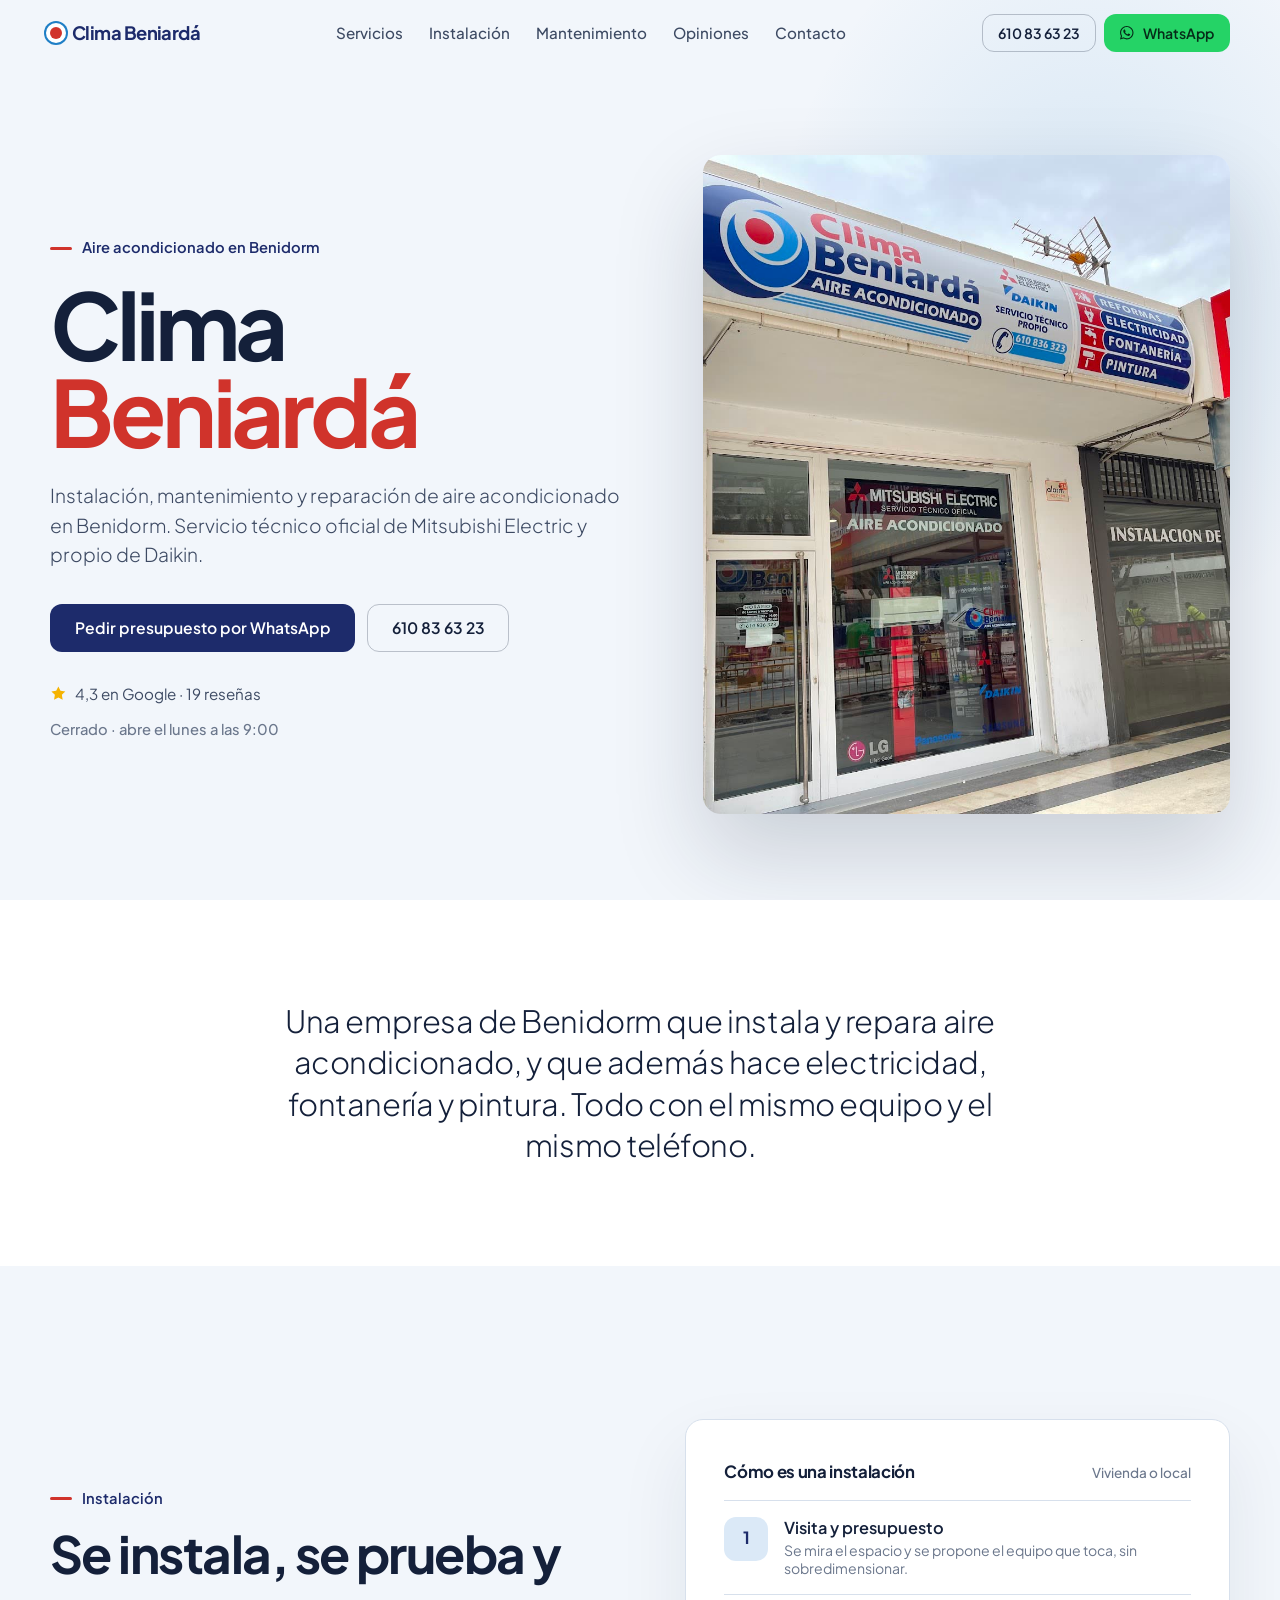
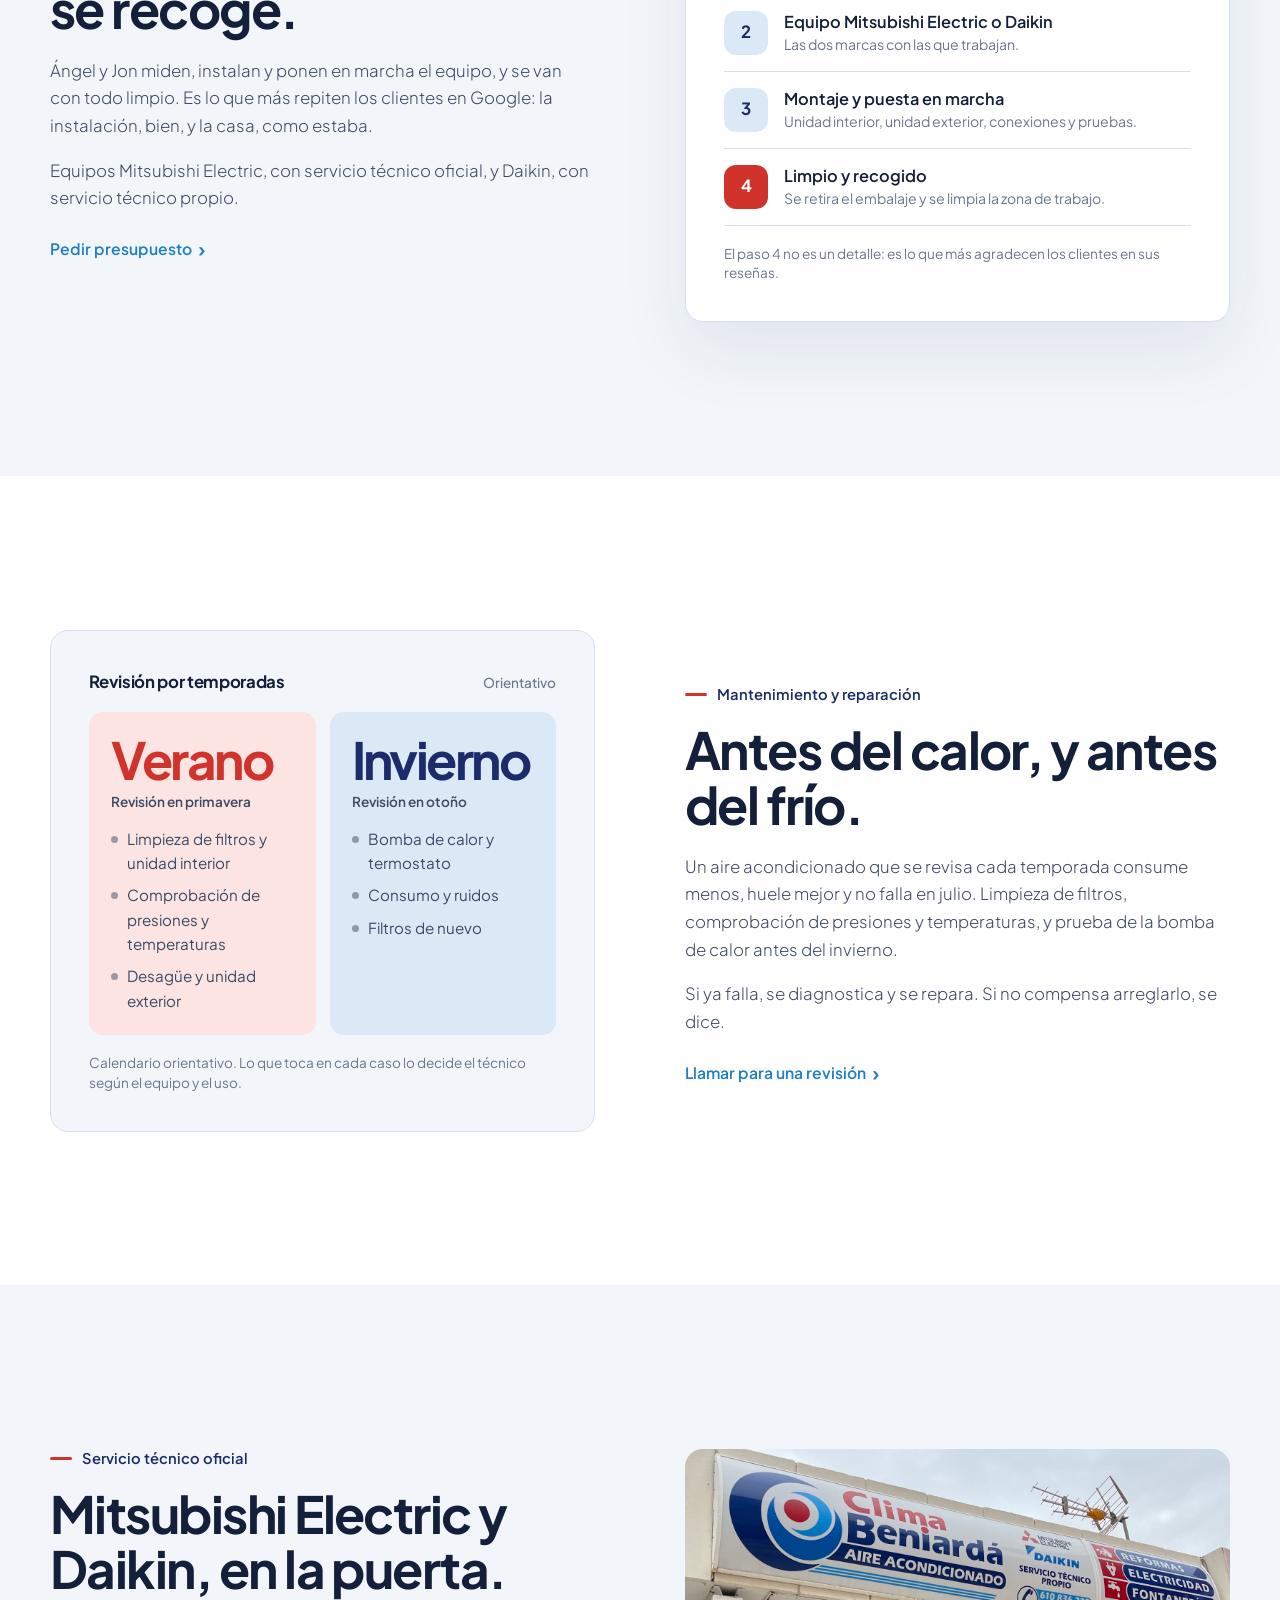
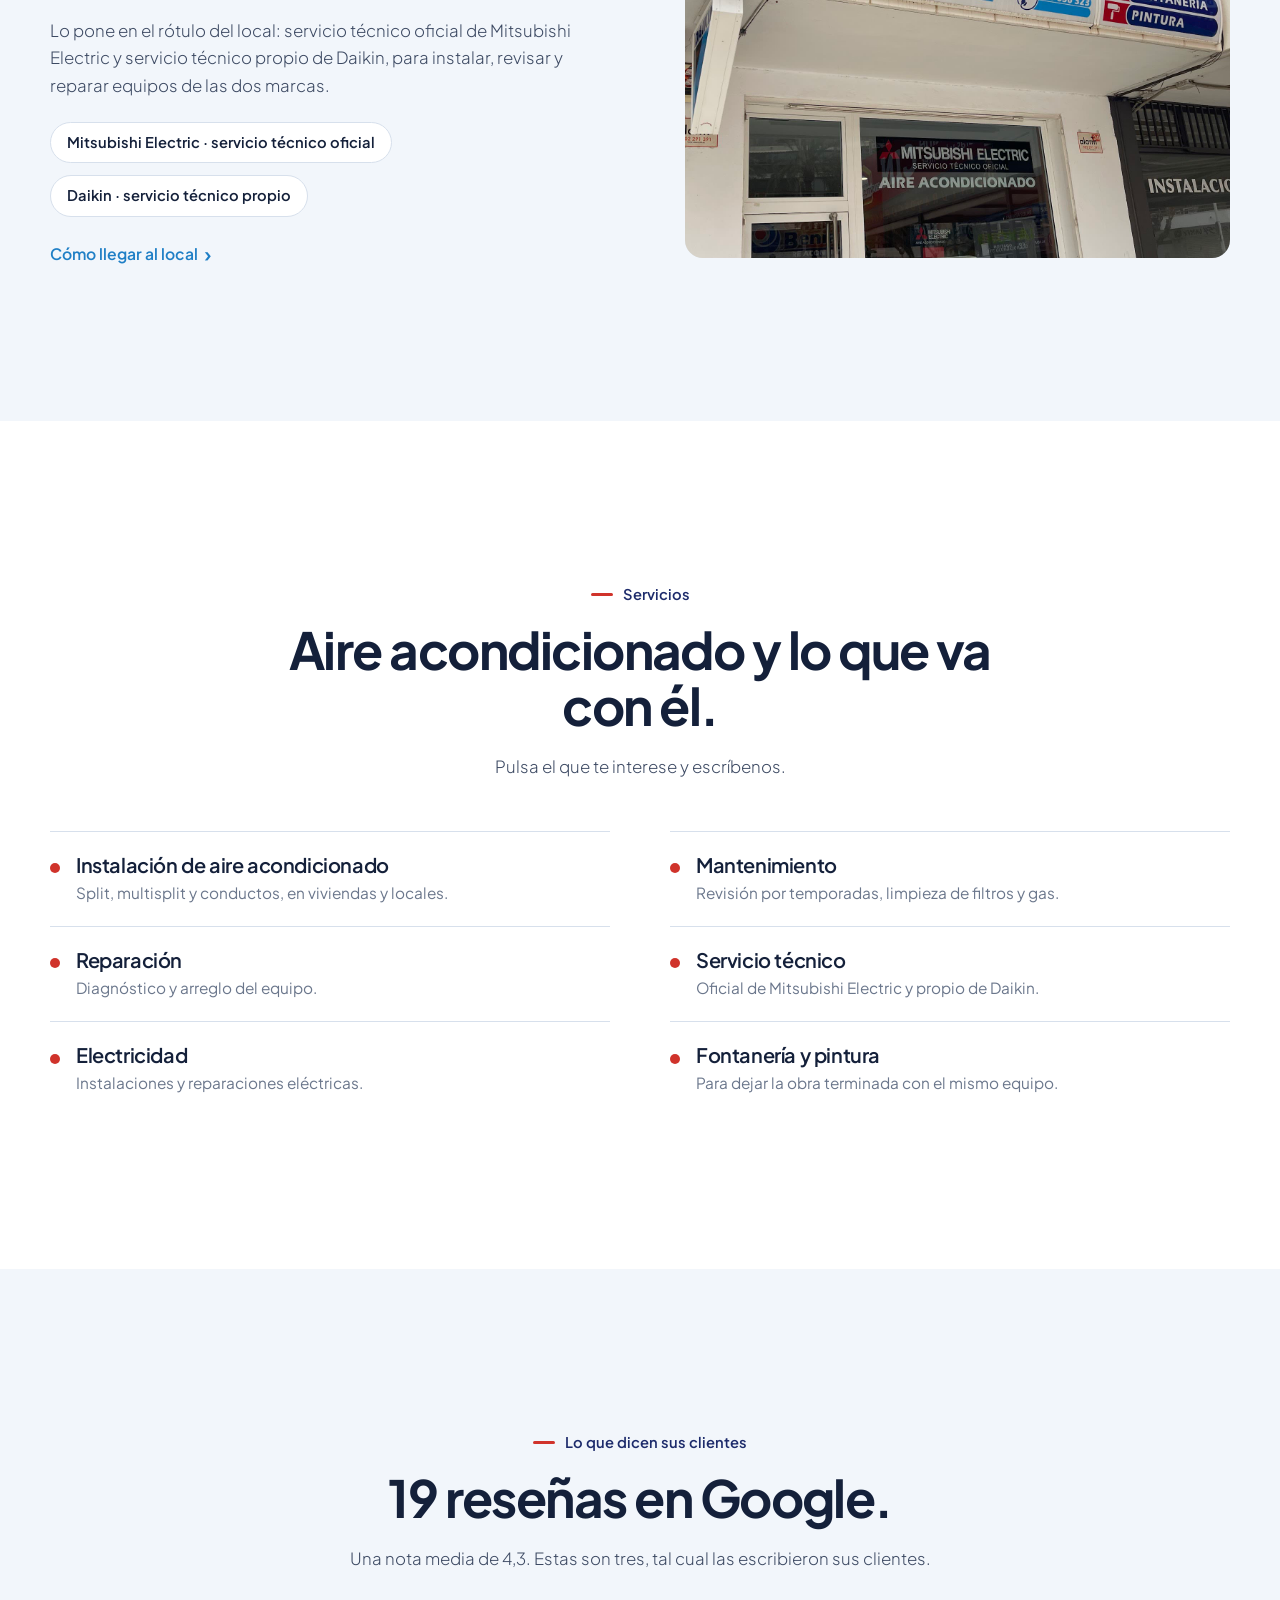
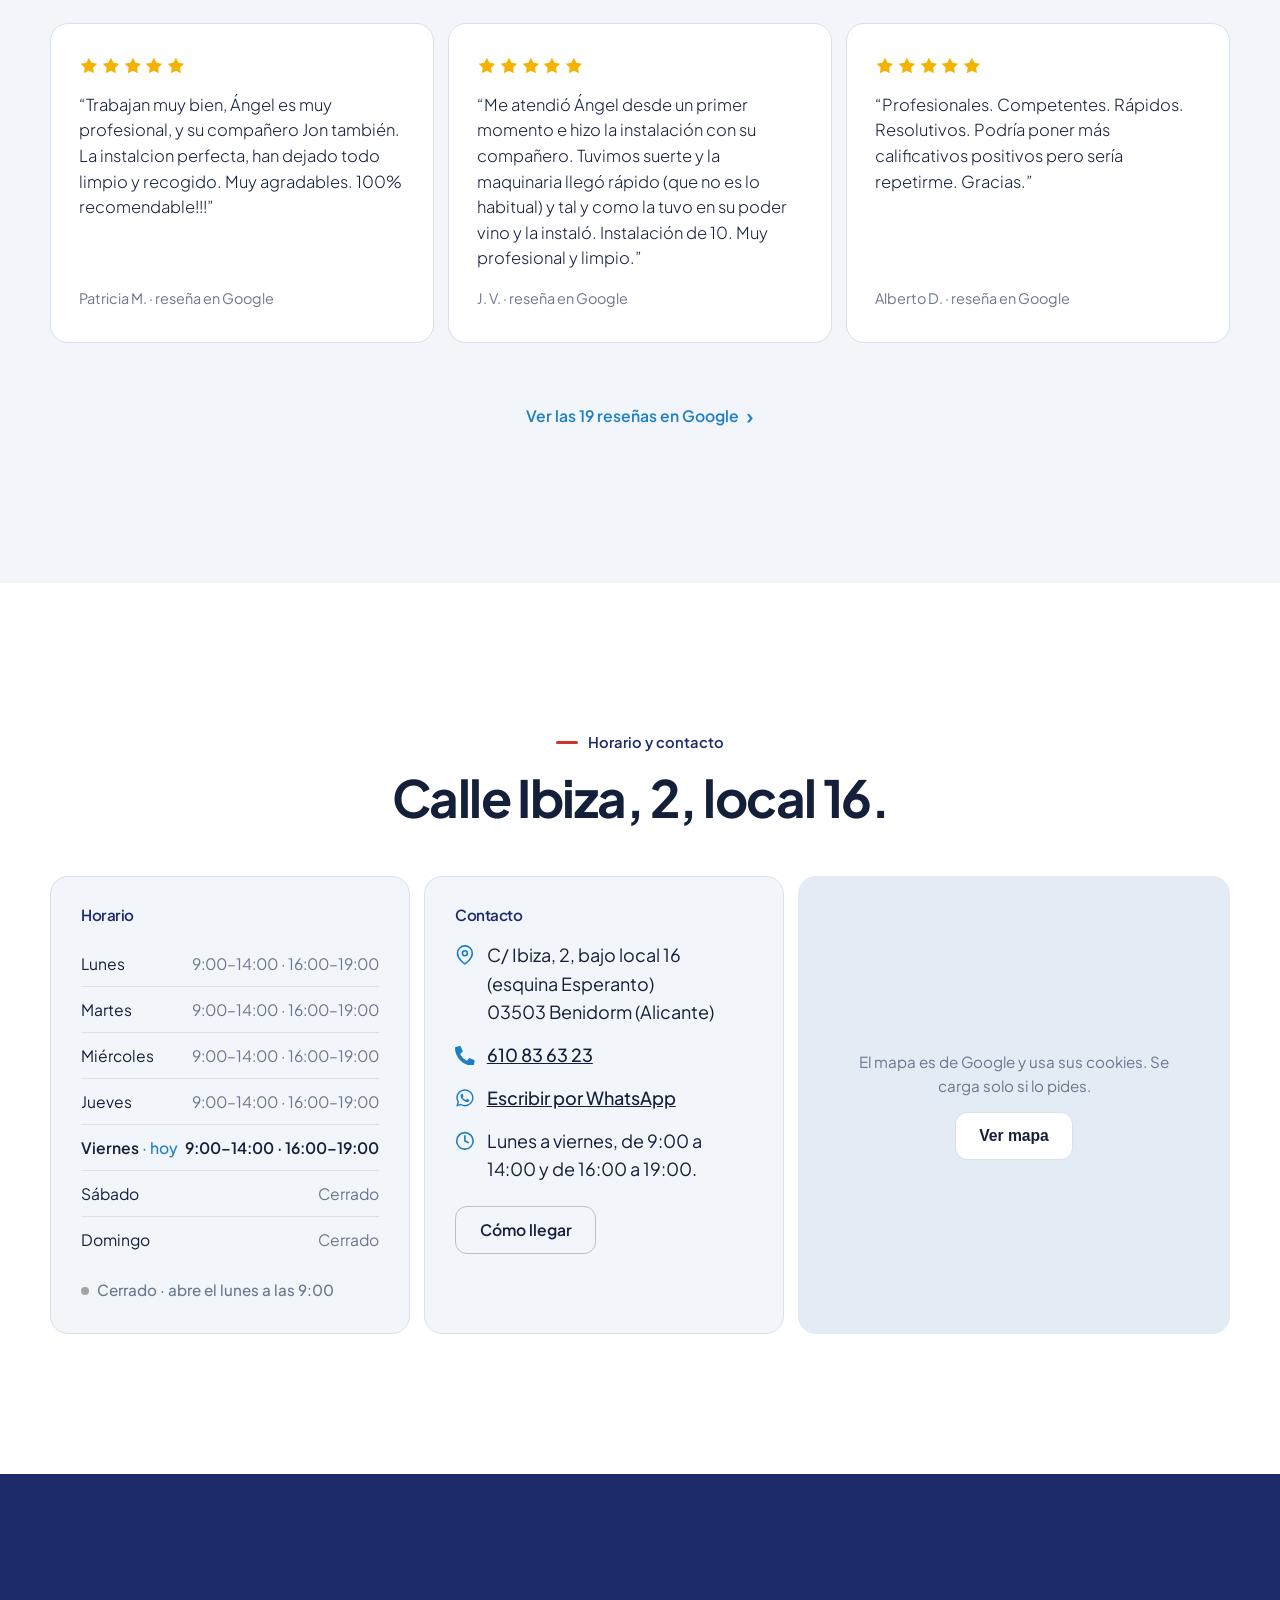
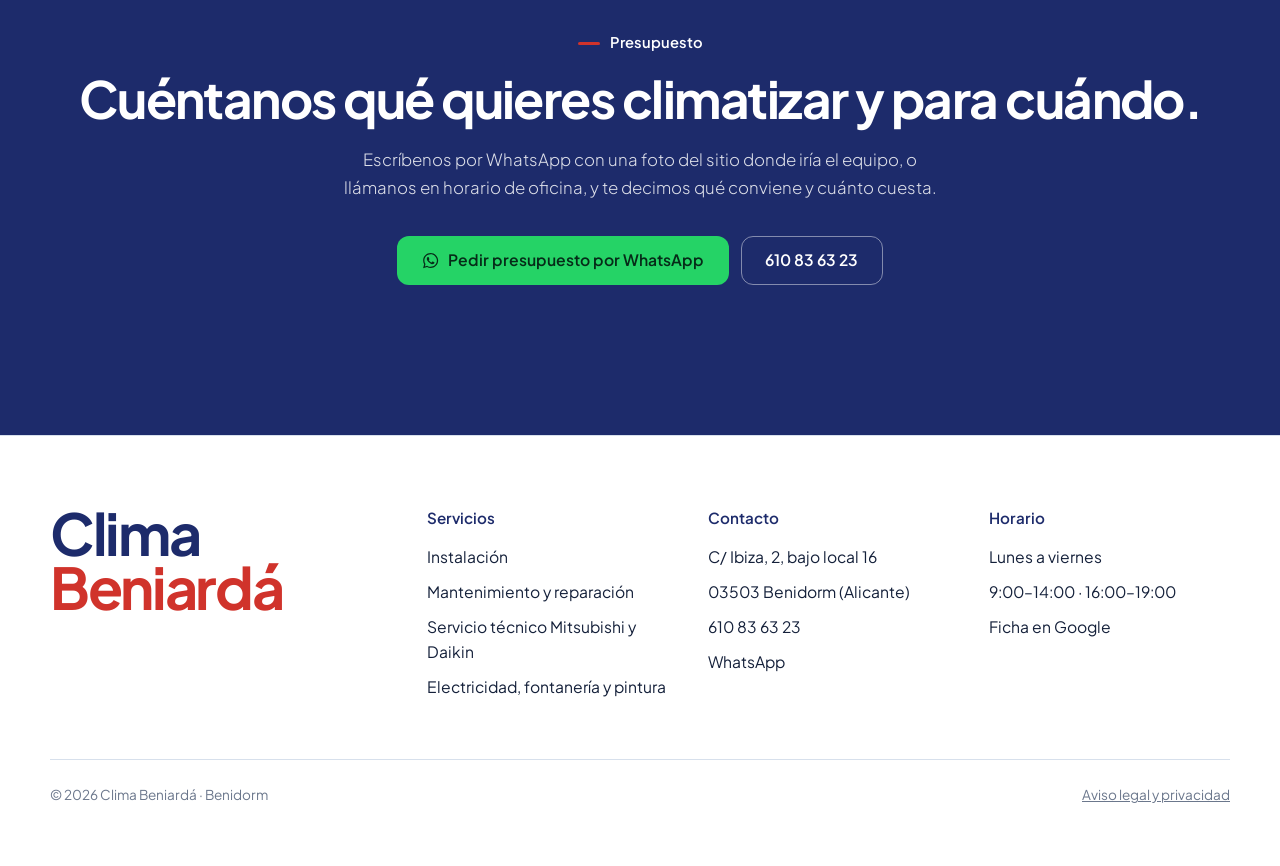
<file: clima-beniarda/index.html>
<!DOCTYPE html>
<html lang="es">
<head>
<meta charset="utf-8">
<meta name="viewport" content="width=device-width, initial-scale=1">
<title>Clima Beniardá · Aire acondicionado en Benidorm</title>
<meta name="description" content="Clima Beniardá: instalación, mantenimiento y reparación de aire acondicionado en Benidorm. Servicio técnico oficial de Mitsubishi Electric y propio de Daikin. C/ Ibiza 2, local 16.">
<meta name="robots" content="noindex"> <!-- DEMO: quitar al publicar -->
<meta property="og:title" content="Clima Beniardá · Aire acondicionado en Benidorm">
<meta property="og:description" content="Instalación, mantenimiento y reparación. Servicio técnico oficial de Mitsubishi Electric y propio de Daikin.">
<meta name="theme-color" content="#f2f6fb">
<link rel="icon" href="img/favicon.svg" type="image/svg+xml">
<link rel="stylesheet" href="fonts/fonts.css">
<script type="application/ld+json">
{
  "@context": "https://schema.org",
  "@type": "HVACBusiness",
  "name": "Clima Beniardá",
  "description": "Instalación, mantenimiento y reparación de aire acondicionado en Benidorm. Servicio técnico oficial de Mitsubishi Electric y propio de Daikin.",
  "image": "img/local.jpg",
  "telephone": "+34610836323",
  "address": {"@type": "PostalAddress","streetAddress": "C/ Ibiza, 2, bajo local 16","addressLocality": "Benidorm","postalCode": "03503","addressRegion": "Alicante","addressCountry": "ES"},
  "openingHoursSpecification": [
    {"@type": "OpeningHoursSpecification","dayOfWeek": ["Monday","Tuesday","Wednesday","Thursday","Friday"],"opens": "09:00","closes": "14:00"},
    {"@type": "OpeningHoursSpecification","dayOfWeek": ["Monday","Tuesday","Wednesday","Thursday","Friday"],"opens": "16:00","closes": "19:00"}
  ],
  "sameAs": ["https://www.google.com/maps/search/?api=1&query=Clima+Beniarda+Benidorm"]
}
</script>
<style>
/* ===== Clima Beniardá: hielo, azul marino y el rojo de su logo. Sin degradados oscuros, sin mayúsculas espaciadas, sin numeración. ===== */
:root{
  --bg:#f2f6fb; --bg2:#ffffff; --bg3:#e3ebf5; --hielo:#dbe9f7;
  --txt:#14203a; --txt2:#3d4a63; --muted:#6b778c; --line:#d7e0ec;
  --marino:#1d2b6b; --azul:#1f7fc6; --rojo:#d0332b;
  --wa:#25d366; --wa-txt:#062b18;
  --r:18px;
  --ease:cubic-bezier(.23,1,.32,1);
}
*{box-sizing:border-box}
html{-webkit-text-size-adjust:100%;scroll-behavior:smooth}
body{margin:0;font:400 18px/1.6 'Jakarta',system-ui,-apple-system,"Segoe UI",Roboto,Helvetica,Arial,sans-serif;color:var(--txt);background:var(--bg);-webkit-font-smoothing:antialiased}
img{max-width:100%;height:auto;display:block}
a{color:inherit}
h1,h2,h3{margin:0;font-weight:700;letter-spacing:-.03em;line-height:1.05}
p{margin:0}
.contenedor{width:min(1180px,100% - 3rem);margin-inline:auto}
:focus-visible{outline:2px solid var(--azul);outline-offset:3px}
.icono{width:1.1em;height:1.1em;fill:none;stroke:currentColor;stroke-width:2;stroke-linecap:round;stroke-linejoin:round;flex:none}
.icono.relleno{fill:currentColor;stroke:none}

/* Etiqueta pequeña (sin mayúsculas): un guion rojo y texto azul marino */
.sobre{display:inline-flex;align-items:center;gap:10px;font-size:.92rem;font-weight:600;color:var(--marino)}
.sobre::before{content:"";width:22px;height:3px;border-radius:2px;background:var(--rojo)}
.titular{font-size:clamp(2rem,4vw,3.3rem);letter-spacing:-.03em;line-height:1.08;margin:16px 0 20px}
.cuerpo{font-size:clamp(1.05rem,1.3vw,1.2rem);line-height:1.65;color:var(--txt2);max-width:52ch;font-weight:300}
.cuerpo + .cuerpo{margin-top:1em}
.mas{display:inline-flex;align-items:center;gap:.4em;margin-top:24px;color:var(--azul);font-weight:600;text-decoration:none;font-size:.98rem}
.mas::after{content:"›";font-size:1.35em;line-height:1;transition:transform .5s var(--ease)}
@media (hover:hover) and (pointer:fine){.mas:hover{text-decoration:underline}.mas:hover::after{transform:translateX(3px)}}

/* Botones: rectos con esquinas suaves (no pastillas), para que no sea la misma familia que las otras demos */
.btn{display:inline-flex;align-items:center;justify-content:center;gap:.6em;padding:.95em 1.5em;border-radius:12px;font-weight:600;font-size:.98rem;line-height:1;text-decoration:none;border:1px solid transparent;cursor:pointer;transition:transform .5s var(--ease),box-shadow .5s var(--ease),background .3s ease,border-color .3s ease}
.btn:active{transform:scale(.97)}
.btn-marino{background:var(--marino);color:#fff}
.btn-wa{background:var(--wa);color:var(--wa-txt)}
.btn-linea{background:transparent;color:var(--txt);border-color:rgba(20,32,58,.25)}
.btn-blanco{background:#fff;color:var(--txt);border-color:var(--line)}
@media (hover:hover) and (pointer:fine){
  .btn:hover{transform:translateY(-2px)}
  .btn-marino:hover{box-shadow:0 16px 36px rgba(29,43,107,.25)}
  .btn-wa:hover{box-shadow:0 16px 36px rgba(37,211,102,.25)}
  .btn-linea:hover{border-color:var(--txt)}
}

/* Cabecera: marca a la izquierda, sobre hielo */
.top{position:fixed;inset:0 0 auto 0;z-index:60;height:66px;display:flex;align-items:center;transition:background .4s ease,box-shadow .4s ease}
.top .contenedor{display:flex;align-items:center;justify-content:space-between;gap:16px}
.top.solida{background:rgba(242,246,251,.9);backdrop-filter:blur(16px);-webkit-backdrop-filter:blur(16px);box-shadow:0 1px 0 var(--line)}
.marca{display:inline-flex;align-items:center;gap:10px;font-weight:700;letter-spacing:-.03em;font-size:1.15rem;text-decoration:none;white-space:nowrap;color:var(--marino)}
.marca i{width:12px;height:12px;border-radius:50%;background:var(--rojo);box-shadow:0 0 0 4px #fff,0 0 0 6px var(--azul)}
.nav{display:none;gap:26px}
.nav a{text-decoration:none;font-size:.95rem;font-weight:500;color:var(--txt2)}
@media (hover:hover){.nav a:hover{color:var(--marino)}}
@media (min-width:960px){.nav{display:flex}}
.top-acciones{display:flex;gap:8px}
.top .btn{padding:.7em 1.05em;font-size:.88rem}
.top .btn-tel{display:none}
@media (min-width:600px){.top .btn-tel{display:inline-flex}}

/* Portada partida: texto a la izquierda, su local a la derecha */
.hero{padding:140px 0 70px;background:var(--bg);position:relative;overflow:hidden}
.hero::before{content:"";position:absolute;right:-20vw;top:-30vh;width:70vw;height:120vh;background:radial-gradient(closest-side,rgba(31,127,198,.14),transparent 70%);pointer-events:none}
.hero .contenedor{position:relative;display:grid;gap:40px;align-items:center}
@media (min-width:900px){.hero .contenedor{grid-template-columns:1.05fr .95fr;gap:70px}.hero{min-height:100svh;display:flex;align-items:center}}
.hero h1{font-size:clamp(3rem,7.2vw,6rem);letter-spacing:-.045em;line-height:.95;margin-top:20px}
.hero h1 span{color:var(--rojo)}
.hero .sub{font-size:clamp(1.1rem,1.5vw,1.3rem);font-weight:300;color:var(--txt2);max-width:44ch;margin:26px 0 34px;line-height:1.55}
.hero .acciones{display:flex;flex-wrap:wrap;gap:12px}
.hero .valoracion{display:inline-flex;align-items:center;gap:8px;margin-top:30px;color:var(--txt2);font-size:.95rem;text-decoration:none}
.hero .valoracion .estrella{color:#f5b301}
.hero .estado{display:block;margin-top:8px;color:var(--muted);font-size:.92rem}
.hero .estado:empty{display:none}
.hero .estado.abierto{color:#1c7c3e}
.hero .foto{border-radius:var(--r);overflow:hidden;box-shadow:0 40px 90px rgba(20,32,58,.18);aspect-ratio:4/5;background:var(--bg3)}
.hero .foto img{width:100%;height:100%;object-fit:cover}
.hero .pie-foto{margin-top:12px;font-size:.88rem;color:var(--muted)}

/* Introducción */
.introduccion{background:var(--bg2);text-align:center;padding:clamp(60px,8vw,100px) 0}
.introduccion p{font-size:clamp(1.3rem,2.4vw,2rem);font-weight:300;line-height:1.35;letter-spacing:-.015em;max-width:34ch;margin:0 auto;color:var(--txt)}

/* Bloques texto + foto / gráfico */
.dual{padding:clamp(90px,12vw,160px) 0}
.dual .contenedor{display:grid;gap:44px;align-items:center}
@media (min-width:900px){.dual .contenedor{grid-template-columns:1fr 1fr;gap:90px}.dual.invertido .texto{order:2}}
.dual .imagen{border-radius:var(--r);overflow:hidden;aspect-ratio:4/3;background:var(--bg3)}
.dual .imagen img{width:100%;height:100%;object-fit:cover;transform:scale(1.05);transition:transform 1.8s var(--ease)}
@media (hover:hover){.dual .imagen:hover img{transform:scale(1)}}
.dual .imagen.sin-foto{aspect-ratio:auto;background:none;overflow:visible;border-radius:0}
.dual.blanco{background:var(--bg2)}

/* Gráficos a medida */
.grafico{border-radius:var(--r);background:#fff;border:1px solid var(--line);box-shadow:0 30px 70px rgba(20,32,58,.08);padding:clamp(26px,3vw,40px)}
.blanco .grafico{background:var(--bg);box-shadow:none}
.grafico .cabecera{display:flex;justify-content:space-between;align-items:baseline;gap:12px;margin-bottom:8px}
.grafico .cabecera strong{font-size:1.05rem;letter-spacing:-.02em}
.grafico .cabecera span{font-size:.85rem;color:var(--muted);font-weight:500}
.grafico .nota{font-size:.85rem;color:var(--muted);line-height:1.45;margin-top:18px}
.pasos{display:grid;margin-top:14px}
.paso{display:grid;grid-template-columns:44px 1fr;gap:16px;align-items:start;padding:16px 0;border-top:1px solid var(--line)}
.paso:last-child{border-bottom:1px solid var(--line)}
.paso .n{width:44px;height:44px;border-radius:12px;background:var(--hielo);color:var(--marino);display:grid;place-items:center;font-weight:700;font-size:1.05rem}
.paso .n.rojo{background:var(--rojo);color:#fff}
.paso .t{font-weight:600;font-size:1.02rem;line-height:1.3}
.paso small{display:block;color:var(--muted);font-size:.88rem;margin-top:3px;font-weight:400}
.temporadas{display:grid;gap:14px;margin-top:16px}
@media (min-width:560px){.temporadas{grid-template-columns:1fr 1fr}}
.temporada{border-radius:14px;padding:22px;background:var(--hielo)}
.temporada.calor{background:#fbe4e2}
.temporada .grado{font-size:clamp(2.6rem,4vw,3.4rem);font-weight:700;letter-spacing:-.05em;line-height:1;color:var(--marino)}
.temporada.calor .grado{color:var(--rojo)}
.temporada .cuando{font-size:.85rem;font-weight:600;color:var(--txt2);margin:6px 0 14px}
.temporada ul{margin:0;padding:0;list-style:none;display:grid;gap:8px;font-size:.95rem;color:var(--txt2)}
.temporada li{padding-left:16px;position:relative}
.temporada li::before{content:"";position:absolute;left:0;top:.6em;width:7px;height:7px;border-radius:50%;background:currentColor;opacity:.5}

/* Servicios: dos columnas, sin números */
.lista{padding:clamp(90px,12vw,160px) 0;background:var(--bg2)}
.lista .cab{max-width:720px;margin:0 auto 50px;text-align:center}
.lista .cab .cuerpo{margin-inline:auto}
.columnas{display:grid;gap:0 60px}
@media (min-width:760px){.columnas{grid-template-columns:1fr 1fr}}
.item{display:grid;grid-template-columns:auto 1fr;gap:16px;align-items:start;padding:22px 0;border-top:1px solid var(--line);text-decoration:none}
.item .punto{width:10px;height:10px;border-radius:50%;background:var(--rojo);margin-top:.55em}
.item h3{font-size:1.25rem;letter-spacing:-.02em;font-weight:600;margin-bottom:6px}
.item p{color:var(--muted);font-size:.96rem;line-height:1.5}
@media (hover:hover) and (pointer:fine){.item:hover h3{color:var(--azul)}}

/* Marcas: dos nombres, en texto */
.marcas{display:flex;flex-wrap:wrap;gap:12px;margin-top:22px}
.marcas span{border:1px solid var(--line);background:#fff;border-radius:999px;padding:8px 16px;font-weight:600;font-size:.92rem}

/* Opiniones */
.opiniones{padding:clamp(90px,12vw,160px) 0}
.opiniones .cab{max-width:720px;margin:0 auto 50px;text-align:center}
.opiniones .cab .cuerpo{margin-inline:auto}
.quotes{display:grid;gap:14px}
@media (min-width:900px){.quotes{grid-template-columns:repeat(3,1fr)}}
.quote{background:#fff;border:1px solid var(--line);border-radius:var(--r);padding:32px 28px;display:flex;flex-direction:column;gap:16px}
.quote .estrellas{color:#f5b301;display:flex;gap:2px}
.quote blockquote{margin:0;font-size:1.03rem;font-weight:300;line-height:1.55;flex:1}
.quote footer{color:var(--muted);font-size:.9rem}

/* Contacto */
.contacto{padding:clamp(80px,11vw,140px) 0;background:var(--bg2)}
.contacto .cab{text-align:center;margin-bottom:50px}
.info-grid{display:grid;gap:14px}
@media (min-width:960px){.info-grid{grid-template-columns:1fr 1fr 1.2fr}}
.tarj{background:var(--bg);border-radius:var(--r);padding:30px;border:1px solid var(--line)}
.tarj h3{font-size:.95rem;font-weight:600;color:var(--marino);margin-bottom:18px}
.tabla{width:100%;border-collapse:collapse}
.tabla td{padding:10px 0;border-top:1px solid var(--line);font-size:.98rem}
.tabla tr:first-child td{border-top:0}
.tabla td:last-child{text-align:right;color:var(--muted)}
.tabla tr.hoy td{font-weight:600;color:var(--txt)}
.tabla tr.hoy td:first-child::after{content:" · hoy";color:var(--azul);font-weight:500}
.estado{display:inline-flex;align-items:center;gap:8px;color:var(--muted);font-weight:500;font-size:.95rem;margin-top:16px}
.estado:empty{display:none}
.estado::before{content:"";width:8px;height:8px;border-radius:50%;background:#a1a1a6}
.estado.abierto{color:#1c7c3e}.estado.abierto::before{background:#2ecc71}
.datos{list-style:none;padding:0;margin:0 0 22px;display:grid;gap:14px}
.datos li{display:flex;gap:12px;align-items:flex-start}
.datos .icono{color:var(--azul);margin-top:.25em}
.datos a{font-weight:500}
.mapa{position:relative;border-radius:var(--r);overflow:hidden;background:var(--bg3);min-height:320px}
.mapa iframe{position:absolute;inset:0;width:100%;height:100%;border:0}
.mapa-aviso{position:absolute;inset:0;display:grid;place-content:center;text-align:center;padding:24px;gap:14px}
.mapa-aviso p{color:var(--muted);max-width:30ch;font-size:.95rem}
.mapa-aviso .btn{justify-self:center}

/* Cierre y pie */
.cierre{text-align:center;background:var(--marino);color:#fff;padding:clamp(90px,12vw,150px) 0}
.cierre .sobre{color:#fff}.cierre .sobre::before{background:var(--rojo)}
.cierre .cuerpo{color:rgba(255,255,255,.85);margin:0 auto 34px}
.cierre .acciones{display:flex;flex-wrap:wrap;justify-content:center;gap:12px}
.cierre .btn-linea{color:#fff;border-color:rgba(255,255,255,.45)}
.pie{background:var(--bg2);border-top:1px solid var(--line);padding:70px 0 120px}
@media (min-width:960px){.pie{padding-bottom:60px}}
.pie-grid{display:grid;gap:40px}
@media (min-width:900px){.pie-grid{grid-template-columns:1.4fr 1fr 1fr 1fr}}
.pie .marca-grande{font-size:clamp(2rem,4.6vw,3.6rem);font-weight:700;letter-spacing:-.04em;line-height:.95;color:var(--marino)}
.pie .marca-grande span{color:var(--rojo)}
.pie h4{margin:0 0 14px;font-size:.95rem;font-weight:600;color:var(--marino)}
.pie ul{list-style:none;padding:0;margin:0;display:grid;gap:10px;font-size:.98rem}
.pie ul a{text-decoration:none}
@media (hover:hover){.pie ul a:hover{color:var(--azul)}}
.pie-bajo{display:flex;flex-wrap:wrap;justify-content:space-between;gap:10px;margin-top:60px;padding-top:24px;border-top:1px solid var(--line);color:var(--muted);font-size:.85rem}
.pie-bajo a{color:inherit}

/* Barra móvil */
.barra-movil{position:fixed;left:0;right:0;bottom:0;z-index:60;display:grid;grid-template-columns:1fr 1fr;gap:10px;padding:10px 12px calc(10px + env(safe-area-inset-bottom));background:rgba(255,255,255,.92);backdrop-filter:blur(14px);-webkit-backdrop-filter:blur(14px);border-top:1px solid var(--line)}
@media (min-width:960px){.barra-movil{display:none}}

/* Una sola entrada orquestada en la portada; el resto aparece sin efectos */
.hero .entra{opacity:0;transform:translateY(18px);animation:entra 1s var(--ease) forwards}
.hero .entra:nth-child(2){animation-delay:.1s}.hero .entra:nth-child(3){animation-delay:.2s}.hero .entra:nth-child(4){animation-delay:.3s}.hero .entra:nth-child(5){animation-delay:.4s}.hero .entra:nth-child(6){animation-delay:.5s}
.hero .foto-entra{opacity:0;transform:translateY(24px) scale(.98);animation:entra 1.2s var(--ease) .25s forwards}
@keyframes entra{to{opacity:1;transform:none}}
@media (prefers-reduced-motion:reduce){html{scroll-behavior:auto}.hero .entra,.hero .foto-entra{opacity:1;transform:none;animation:none}}
</style>
</head>
<body>

<svg width="0" height="0" style="position:absolute" aria-hidden="true">
  <symbol id="i-wa" viewBox="0 0 448 512"><path d="M380.9 97.1C339 55.1 283.2 32 223.9 32c-122.4 0-222 99.6-222 222 0 39.1 10.2 77.3 29.6 111L0 480l117.7-30.9c32.4 17.7 68.9 27 106.1 27h.1c122.3 0 224.1-99.6 224.1-222 0-59.3-25.2-115-67.1-157zm-157 341.6c-33.2 0-65.7-8.9-94-25.7l-6.7-4-69.8 18.3L72 359.2l-4.4-7c-18.5-29.4-28.2-63.3-28.2-98.2 0-101.7 82.8-184.5 184.6-184.5 49.3 0 95.6 19.2 130.4 54.1 34.8 34.9 56.2 81.2 56.1 130.5 0 101.8-84.9 184.6-186.6 184.6zm101.2-138.2c-5.5-2.8-32.8-16.2-37.9-18-5.1-1.9-8.8-2.8-12.5 2.8-3.7 5.6-14.3 18-17.6 21.8-3.2 3.7-6.5 4.2-12 1.4-32.6-16.3-54-29.1-75.5-66-5.7-9.8 5.7-9.1 16.3-30.3 1.8-3.7.9-6.9-.5-9.7-1.4-2.8-12.5-30.1-17.1-41.2-4.5-10.8-9.1-9.3-12.5-9.5-3.2-.2-6.9-.2-10.6-.2-3.7 0-9.7 1.4-14.8 6.9-5.1 5.6-19.4 19-19.4 46.3 0 27.3 19.9 53.7 22.6 57.4 2.8 3.7 39.1 59.7 94.8 83.8 35.2 15.2 49 16.5 66.6 13.9 10.7-1.6 32.8-13.4 37.4-26.4 4.6-13 4.6-24.1 3.2-26.4-1.3-2.5-5-3.9-10.5-6.6z"/></symbol>
  <symbol id="i-tel" viewBox="0 0 512 512"><path d="M497.39 361.8l-112-48a24 24 0 0 0-28 6.9l-49.6 60.6A370.66 370.66 0 0 1 130.6 204.11l60.6-49.6a23.94 23.94 0 0 0 6.9-28l-48-112A24.16 24.16 0 0 0 122.6.61l-104 24A24 24 0 0 0 0 48c0 256.5 207.9 464 464 464a24 24 0 0 0 23.4-18.6l24-104a24.29 24.29 0 0 0-14.01-27.6z"/></symbol>
  <symbol id="i-estrella" viewBox="0 0 24 24"><path d="M12 2l3.09 6.26L22 9.27l-5 4.87 1.18 6.88L12 17.77l-6.18 3.25L7 14.14 2 9.27l6.91-1.01L12 2z"/></symbol>
  <symbol id="i-pin" viewBox="0 0 24 24"><path d="M21 10c0 7-9 13-9 13s-9-6-9-13a9 9 0 0 1 18 0z"/><circle cx="12" cy="10" r="3"/></symbol>
  <symbol id="i-reloj" viewBox="0 0 24 24"><circle cx="12" cy="12" r="10"/><polyline points="12 6 12 12 16 14"/></symbol>
</svg>

<header class="top">
  <div class="contenedor">
    <a class="marca" href="#inicio"><i></i>Clima Beniardá</a>
    <nav class="nav" aria-label="Secciones">
      <a href="#servicios">Servicios</a>
      <a href="#instalacion">Instalación</a>
      <a href="#mantenimiento">Mantenimiento</a>
      <a href="#opiniones">Opiniones</a>
      <a href="#contacto">Contacto</a>
    </nav>
    <div class="top-acciones">
      <a class="btn btn-linea btn-tel" href="tel:+34610836323">610 83 63 23</a>
      <a class="btn btn-wa" href="https://wa.me/34610836323?text=Hola%2C%20quiero%20un%20presupuesto%20de%20aire%20acondicionado" target="_blank" rel="noopener"><svg class="icono relleno"><use href="#i-wa"/></svg> WhatsApp</a>
    </div>
  </div>
</header>

<main>

<!-- Portada partida -->
<section class="hero" id="inicio">
  <div class="contenedor">
    <div>
      <div class="sobre entra">Aire acondicionado en Benidorm</div>
      <h1 class="entra">Clima <span>Beniardá</span></h1>
      <p class="sub entra">Instalación, mantenimiento y reparación de aire acondicionado en Benidorm. Servicio técnico oficial de Mitsubishi Electric y propio de Daikin.</p>
      <div class="acciones entra">
        <a class="btn btn-marino" href="https://wa.me/34610836323?text=Hola%2C%20quiero%20un%20presupuesto%20de%20aire%20acondicionado" target="_blank" rel="noopener">Pedir presupuesto por WhatsApp</a>
        <a class="btn btn-linea" href="tel:+34610836323">610 83 63 23</a>
      </div>
      <a class="valoracion entra" href="https://www.google.com/maps/search/?api=1&query=Clima+Beniarda+Benidorm" target="_blank" rel="noopener"><svg class="icono relleno estrella"><use href="#i-estrella"/></svg> 4,3 en Google · 19 reseñas</a>
      <span class="estado entra" data-estado aria-live="polite"></span>
    </div>
    <div class="foto-entra">
      <div class="foto"><img src="img/local.jpg" alt="Local de Clima Beniardá en la calle Ibiza de Benidorm" width="1600" height="1200" style="object-position:center 60%"></div>
    </div>
  </div>
</section>

<!-- Introducción -->
<section class="introduccion">
  <div class="contenedor">
    <p>Una empresa de Benidorm que instala y repara aire acondicionado, y que además hace electricidad, fontanería y pintura. Todo con el mismo equipo y el mismo teléfono.</p>
  </div>
</section>

<!-- Bloque 1: instalación (gráfico) -->
<section class="dual" id="instalacion">
  <div class="contenedor">
    <div class="texto">
      <div class="sobre">Instalación</div>
      <h2 class="titular">Se instala, se prueba y se recoge.</h2>
      <p class="cuerpo">Ángel y Jon miden, instalan y ponen en marcha el equipo, y se van con todo limpio. Es lo que más repiten los clientes en Google: la instalación, bien, y la casa, como estaba.</p>
      <p class="cuerpo">Equipos Mitsubishi Electric, con servicio técnico oficial, y Daikin, con servicio técnico propio.</p>
      <a class="mas" href="https://wa.me/34610836323?text=Hola%2C%20quiero%20un%20presupuesto%20de%20aire%20acondicionado" target="_blank" rel="noopener">Pedir presupuesto</a>
    </div>
    <div class="imagen sin-foto">
      <div class="grafico" aria-label="Cómo es una instalación">
        <div class="cabecera"><strong>Cómo es una instalación</strong><span>Vivienda o local</span></div>
        <div class="pasos">
          <div class="paso"><div class="n">1</div><div class="t">Visita y presupuesto<small>Se mira el espacio y se propone el equipo que toca, sin sobredimensionar.</small></div></div>
          <div class="paso"><div class="n">2</div><div class="t">Equipo Mitsubishi Electric o Daikin<small>Las dos marcas con las que trabajan.</small></div></div>
          <div class="paso"><div class="n">3</div><div class="t">Montaje y puesta en marcha<small>Unidad interior, unidad exterior, conexiones y pruebas.</small></div></div>
          <div class="paso"><div class="n rojo">4</div><div class="t">Limpio y recogido<small>Se retira el embalaje y se limpia la zona de trabajo.</small></div></div>
        </div>
        <p class="nota">El paso 4 no es un detalle: es lo que más agradecen los clientes en sus reseñas.</p>
      </div>
    </div>
  </div>
</section>

<!-- Bloque 2: mantenimiento (gráfico temporadas) -->
<section class="dual invertido blanco" id="mantenimiento">
  <div class="contenedor">
    <div class="texto">
      <div class="sobre">Mantenimiento y reparación</div>
      <h2 class="titular">Antes del calor, y antes del frío.</h2>
      <p class="cuerpo">Un aire acondicionado que se revisa cada temporada consume menos, huele mejor y no falla en julio. Limpieza de filtros, comprobación de presiones y temperaturas, y prueba de la bomba de calor antes del invierno.</p>
      <p class="cuerpo">Si ya falla, se diagnostica y se repara. Si no compensa arreglarlo, se dice.</p>
      <a class="mas" href="tel:+34610836323">Llamar para una revisión</a>
    </div>
    <div class="imagen sin-foto">
      <div class="grafico" aria-label="Revisión por temporadas">
        <div class="cabecera"><strong>Revisión por temporadas</strong><span>Orientativo</span></div>
        <div class="temporadas">
          <div class="temporada calor"><div class="grado">Verano</div><div class="cuando">Revisión en primavera</div><ul><li>Limpieza de filtros y unidad interior</li><li>Comprobación de presiones y temperaturas</li><li>Desagüe y unidad exterior</li></ul></div>
          <div class="temporada"><div class="grado">Invierno</div><div class="cuando">Revisión en otoño</div><ul><li>Bomba de calor y termostato</li><li>Consumo y ruidos</li><li>Filtros de nuevo</li></ul></div>
        </div>
        <p class="nota">Calendario orientativo. Lo que toca en cada caso lo decide el técnico según el equipo y el uso.</p>
      </div>
    </div>
  </div>
</section>

<!-- Bloque 3: el local y las marcas (foto real) -->
<section class="dual">
  <div class="contenedor">
    <div class="texto">
      <div class="sobre">Servicio técnico oficial</div>
      <h2 class="titular">Mitsubishi Electric y Daikin, en la puerta.</h2>
      <p class="cuerpo">Lo pone en el rótulo del local: servicio técnico oficial de Mitsubishi Electric y servicio técnico propio de Daikin, para instalar, revisar y reparar equipos de las dos marcas.</p>
      <div class="marcas"><span>Mitsubishi Electric · servicio técnico oficial</span><span>Daikin · servicio técnico propio</span></div>
      <a class="mas" href="https://www.google.com/maps/dir/?api=1&destination=Clima+Beniarda%2C+Calle+Ibiza+2%2C+Benidorm" target="_blank" rel="noopener">Cómo llegar al local</a>
    </div>
    <div class="imagen"><img src="img/fachada.jpg" alt="Rótulo de Clima Beniardá: servicio técnico Daikin y Mitsubishi Electric, electricidad, fontanería y pintura" width="1600" height="1200" loading="lazy"></div>
  </div>
</section>

<!-- Servicios -->
<section class="lista" id="servicios">
  <div class="contenedor">
    <div class="cab">
      <div class="sobre">Servicios</div>
      <h2 class="titular">Aire acondicionado y lo que va con él.</h2>
      <p class="cuerpo">Pulsa el que te interese y escríbenos.</p>
    </div>
    <div class="columnas">
      <a class="item" href="https://wa.me/34610836323?text=Hola%2C%20quiero%20un%20presupuesto%20de%20aire%20acondicionado" target="_blank" rel="noopener"><span class="punto"></span><span><h3>Instalación de aire acondicionado</h3><p>Split, multisplit y conductos, en viviendas y locales.</p></span></a>
      <a class="item" href="tel:+34610836323"><span class="punto"></span><span><h3>Mantenimiento</h3><p>Revisión por temporadas, limpieza de filtros y gas.</p></span></a>
      <a class="item" href="tel:+34610836323"><span class="punto"></span><span><h3>Reparación</h3><p>Diagnóstico y arreglo del equipo.</p></span></a>
      <a class="item" href="https://wa.me/34610836323?text=Hola%2C%20tengo%20un%20equipo%20Daikin%20o%20Mitsubishi%20y%20necesito%20servicio%20t%C3%A9cnico" target="_blank" rel="noopener"><span class="punto"></span><span><h3>Servicio técnico</h3><p>Oficial de Mitsubishi Electric y propio de Daikin.</p></span></a>
      <a class="item" href="https://wa.me/34610836323?text=Hola%2C%20necesito%20un%20electricista" target="_blank" rel="noopener"><span class="punto"></span><span><h3>Electricidad</h3><p>Instalaciones y reparaciones eléctricas.</p></span></a>
      <a class="item" href="https://wa.me/34610836323?text=Hola%2C%20quiero%20presupuesto%20de%20fontaner%C3%ADa%20o%20pintura" target="_blank" rel="noopener"><span class="punto"></span><span><h3>Fontanería y pintura</h3><p>Para dejar la obra terminada con el mismo equipo.</p></span></a>
    </div>
  </div>
</section>

<!-- Opiniones -->
<section class="opiniones" id="opiniones">
  <div class="contenedor">
    <div class="cab">
      <div class="sobre">Lo que dicen sus clientes</div>
      <h2 class="titular">19 reseñas en Google.</h2>
      <p class="cuerpo">Una nota media de 4,3. Estas son tres, tal cual las escribieron sus clientes.</p>
    </div>
    <div class="quotes">
      <article class="quote"><div class="estrellas" aria-label="5 estrellas"><svg class="icono relleno"><use href="#i-estrella"/></svg><svg class="icono relleno"><use href="#i-estrella"/></svg><svg class="icono relleno"><use href="#i-estrella"/></svg><svg class="icono relleno"><use href="#i-estrella"/></svg><svg class="icono relleno"><use href="#i-estrella"/></svg></div><blockquote>“Trabajan muy bien, Ángel es muy profesional, y su compañero Jon también. La instalcion perfecta, han dejado todo limpio y recogido. Muy agradables. 100% recomendable!!!”</blockquote><footer>Patricia M. · reseña en Google</footer></article>
      <article class="quote"><div class="estrellas" aria-label="5 estrellas"><svg class="icono relleno"><use href="#i-estrella"/></svg><svg class="icono relleno"><use href="#i-estrella"/></svg><svg class="icono relleno"><use href="#i-estrella"/></svg><svg class="icono relleno"><use href="#i-estrella"/></svg><svg class="icono relleno"><use href="#i-estrella"/></svg></div><blockquote>“Me atendió Ángel desde un primer momento e hizo la instalación con su compañero. Tuvimos suerte y la maquinaria llegó rápido (que no es lo habitual) y tal y como la tuvo en su poder vino y la instaló. Instalación de 10. Muy profesional y limpio.”</blockquote><footer>J. V. · reseña en Google</footer></article>
      <article class="quote"><div class="estrellas" aria-label="5 estrellas"><svg class="icono relleno"><use href="#i-estrella"/></svg><svg class="icono relleno"><use href="#i-estrella"/></svg><svg class="icono relleno"><use href="#i-estrella"/></svg><svg class="icono relleno"><use href="#i-estrella"/></svg><svg class="icono relleno"><use href="#i-estrella"/></svg></div><blockquote>“Profesionales. Competentes. Rápidos. Resolutivos. Podría poner más calificativos positivos pero sería repetirme. Gracias.”</blockquote><footer>Alberto D. · reseña en Google</footer></article>
    </div>
    <div style="text-align:center;margin-top:36px"><a class="mas" href="https://www.google.com/maps/search/?api=1&query=Clima+Beniarda+Benidorm" target="_blank" rel="noopener">Ver las 19 reseñas en Google</a></div>
  </div>
</section>

<!-- Contacto -->
<section class="contacto" id="contacto">
  <div class="contenedor">
    <div class="cab">
      <div class="sobre">Horario y contacto</div>
      <h2 class="titular">Calle Ibiza, 2, local 16.</h2>
    </div>
    <div class="info-grid">
      <div class="tarj">
        <h3>Horario</h3>
        <table class="tabla" id="tabla-horario">
          <tr data-dia="1" data-tramos="09:00-14:00,16:00-19:00"><td>Lunes</td><td>9:00–14:00 · 16:00–19:00</td></tr>
          <tr data-dia="2" data-tramos="09:00-14:00,16:00-19:00"><td>Martes</td><td>9:00–14:00 · 16:00–19:00</td></tr>
          <tr data-dia="3" data-tramos="09:00-14:00,16:00-19:00"><td>Miércoles</td><td>9:00–14:00 · 16:00–19:00</td></tr>
          <tr data-dia="4" data-tramos="09:00-14:00,16:00-19:00"><td>Jueves</td><td>9:00–14:00 · 16:00–19:00</td></tr>
          <tr data-dia="5" data-tramos="09:00-14:00,16:00-19:00"><td>Viernes</td><td>9:00–14:00 · 16:00–19:00</td></tr>
          <tr data-dia="6" data-tramos=""><td>Sábado</td><td>Cerrado</td></tr>
          <tr data-dia="7" data-tramos=""><td>Domingo</td><td>Cerrado</td></tr>
        </table>
        <span class="estado" data-estado aria-live="polite"></span>
      </div>
      <div class="tarj">
        <h3>Contacto</h3>
        <ul class="datos">
          <li><svg class="icono"><use href="#i-pin"/></svg><span>C/ Ibiza, 2, bajo local 16 (esquina Esperanto)<br>03503 Benidorm (Alicante)</span></li>
          <li><svg class="icono relleno"><use href="#i-tel"/></svg><a href="tel:+34610836323">610 83 63 23</a></li>
          <li><svg class="icono relleno"><use href="#i-wa"/></svg><a href="https://wa.me/34610836323?text=Hola%2C%20quiero%20un%20presupuesto%20de%20aire%20acondicionado" target="_blank" rel="noopener">Escribir por WhatsApp</a></li>
          <li><svg class="icono"><use href="#i-reloj"/></svg><span>Lunes a viernes, de 9:00 a 14:00 y de 16:00 a 19:00.</span></li>
        </ul>
        <a class="btn btn-linea" href="https://www.google.com/maps/dir/?api=1&destination=Clima+Beniarda%2C+Calle+Ibiza+2%2C+Benidorm" target="_blank" rel="noopener">Cómo llegar</a>
      </div>
      <div class="mapa" id="mapa" data-src="https://maps.google.com/maps?q=Clima+Beniarda%2C+Calle+Ibiza+2%2C+Benidorm&z=17&output=embed">
        <div class="mapa-aviso">
          <p>El mapa es de Google y usa sus cookies. Se carga solo si lo pides.</p>
          <button class="btn btn-blanco" type="button" id="cargar-mapa">Ver mapa</button>
        </div>
      </div>
    </div>
  </div>
</section>

<!-- Cierre -->
<section class="cierre">
  <div class="contenedor">
    <div class="sobre">Presupuesto</div>
    <h2 class="titular">Cuéntanos qué quieres climatizar y para cuándo.</h2>
    <p class="cuerpo">Escríbenos por WhatsApp con una foto del sitio donde iría el equipo, o llámanos en horario de oficina, y te decimos qué conviene y cuánto cuesta.</p>
    <div class="acciones">
      <a class="btn btn-wa" href="https://wa.me/34610836323?text=Hola%2C%20quiero%20un%20presupuesto%20de%20aire%20acondicionado" target="_blank" rel="noopener"><svg class="icono relleno"><use href="#i-wa"/></svg> Pedir presupuesto por WhatsApp</a>
      <a class="btn btn-linea" href="tel:+34610836323">610 83 63 23</a>
    </div>
  </div>
</section>

</main>

<footer class="pie">
  <div class="contenedor">
    <div class="pie-grid">
      <div><div class="marca-grande">Clima <span>Beniardá</span></div></div>
      <div><h4>Servicios</h4><ul><li><a href="#instalacion">Instalación</a></li><li><a href="#mantenimiento">Mantenimiento y reparación</a></li><li><a href="#servicios">Servicio técnico Mitsubishi y Daikin</a></li><li><a href="#servicios">Electricidad, fontanería y pintura</a></li></ul></div>
      <div><h4>Contacto</h4><ul><li>C/ Ibiza, 2, bajo local 16</li><li>03503 Benidorm (Alicante)</li><li><a href="tel:+34610836323">610 83 63 23</a></li><li><a href="https://wa.me/34610836323" target="_blank" rel="noopener">WhatsApp</a></li></ul></div>
      <div><h4>Horario</h4><ul><li>Lunes a viernes</li><li>9:00–14:00 · 16:00–19:00</li><li><a href="https://www.google.com/maps/search/?api=1&query=Clima+Beniarda+Benidorm" target="_blank" rel="noopener">Ficha en Google</a></li></ul></div>
    </div>
    <div class="pie-bajo">
      <span>© <span id="anio">2026</span> Clima Beniardá · Benidorm</span>
      <span><a href="aviso-legal.html">Aviso legal y privacidad</a></span>
    </div>
  </div>
</footer>

<div class="barra-movil" aria-label="Contacto rápido">
  <a class="btn btn-linea" href="tel:+34610836323"><svg class="icono relleno"><use href="#i-tel"/></svg> Llamar</a>
  <a class="btn btn-wa" href="https://wa.me/34610836323?text=Hola%2C%20quiero%20un%20presupuesto%20de%20aire%20acondicionado" target="_blank" rel="noopener"><svg class="icono relleno"><use href="#i-wa"/></svg> WhatsApp</a>
</div>

<script>
(function(){
  var q=function(s,c){return (c||document).querySelector(s);};
  var qa=function(s,c){return Array.prototype.slice.call((c||document).querySelectorAll(s));};
  var anio=q('#anio'); if(anio) anio.textContent=new Date().getFullYear();
  var top=q('.top');
  function cab(){ if(top) top.classList.toggle('solida', window.scrollY>40); }
  cab(); window.addEventListener('scroll',cab,{passive:true});
  var DIAS=['lunes','martes','miércoles','jueves','viernes','sábado','domingo'];
  var SEM={Mon:1,Tue:2,Wed:3,Thu:4,Fri:5,Sat:6,Sun:7};
  var filas=qa('#tabla-horario tr[data-dia]'), horario={};
  filas.forEach(function(tr){
    horario[+tr.getAttribute('data-dia')]=(tr.getAttribute('data-tramos')||'').split(',').filter(Boolean).map(function(t){
      return t.split('-').map(function(h){var p=h.split(':');return (+p[0])*60+(+p[1]||0);});
    });
  });
  var partes={};
  try{ new Intl.DateTimeFormat('en-GB',{timeZone:'Europe/Madrid',weekday:'short',hour:'2-digit',minute:'2-digit',hourCycle:'h23'}).formatToParts(new Date()).forEach(function(p){partes[p.type]=p.value;}); }catch(e){}
  var dia=SEM[partes.weekday], ahora=(+partes.hour)*60+(+partes.minute);
  if(dia && !isNaN(ahora)){
    filas.forEach(function(tr){ if(+tr.getAttribute('data-dia')===dia) tr.classList.add('hoy'); });
    var hh=function(m){return Math.floor(m/60)+':'+('0'+(m%60)).slice(-2);};
    var txt='', abierto=false, hoy=horario[dia]||[];
    for(var i=0;i<hoy.length;i++){
      if(ahora>=hoy[i][0] && ahora<hoy[i][1]){abierto=true;txt='Abierto ahora · cierra a las '+hh(hoy[i][1]);break;}
      if(ahora<hoy[i][0]){txt='Cerrado · abre a las '+hh(hoy[i][0]);break;}
    }
    if(!txt){ for(var d=1;d<=7;d++){ var n=((dia-1+d)%7)+1, tramos=horario[n]||[]; if(tramos.length){txt='Cerrado · abre '+(d===1?'mañana':'el '+DIAS[n-1])+' a las '+hh(tramos[0][0]);break;} } }
    if(txt){ qa('[data-estado]').forEach(function(el){el.textContent=txt;el.classList.add(abierto?'abierto':'cerrado');}); }
  }
  var btn=q('#cargar-mapa');
  if(btn){ btn.addEventListener('click',function(){
    var cont=q('#mapa'), f=document.createElement('iframe');
    f.src=cont.getAttribute('data-src'); f.title='Mapa de Google con la ubicación'; f.loading='lazy';
    f.setAttribute('allowfullscreen',''); f.setAttribute('referrerpolicy','no-referrer-when-downgrade');
    cont.innerHTML=''; cont.appendChild(f);
  }); }
})();
</script>
</body>
</html>
</file>
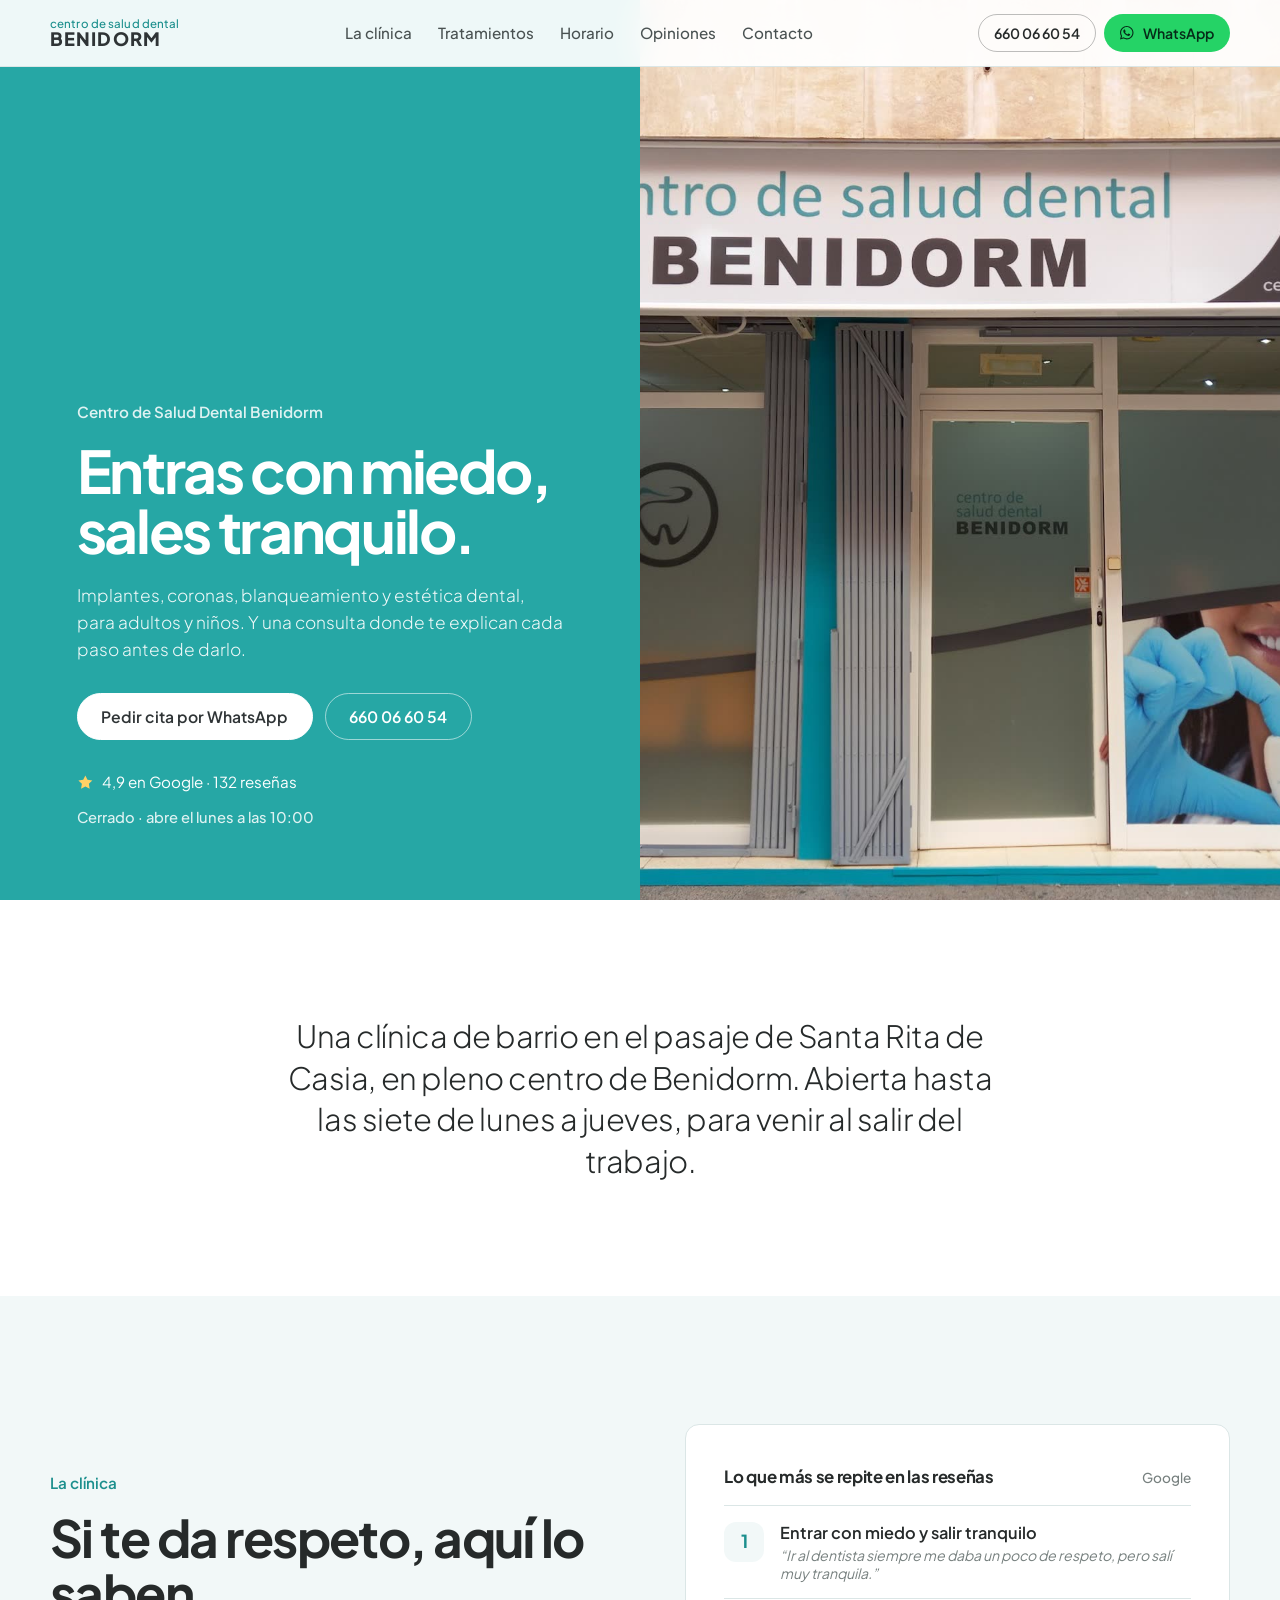
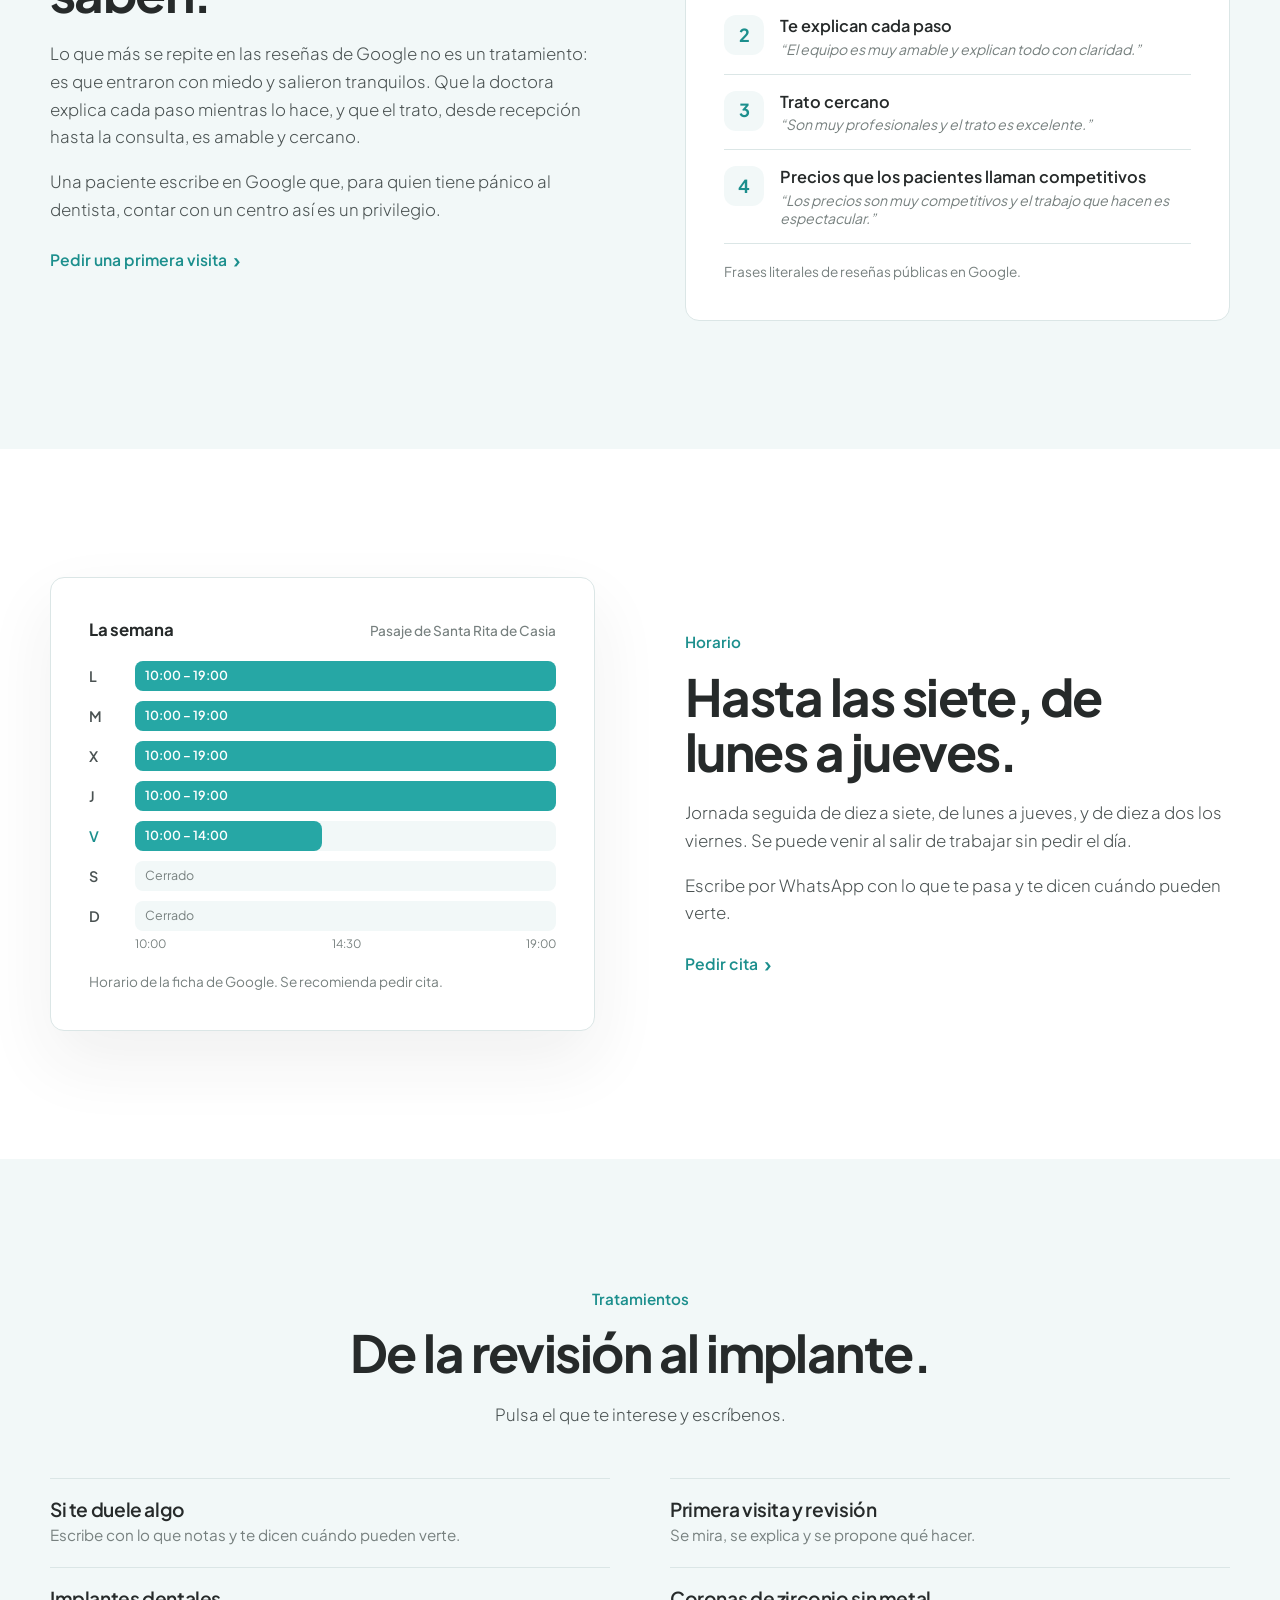
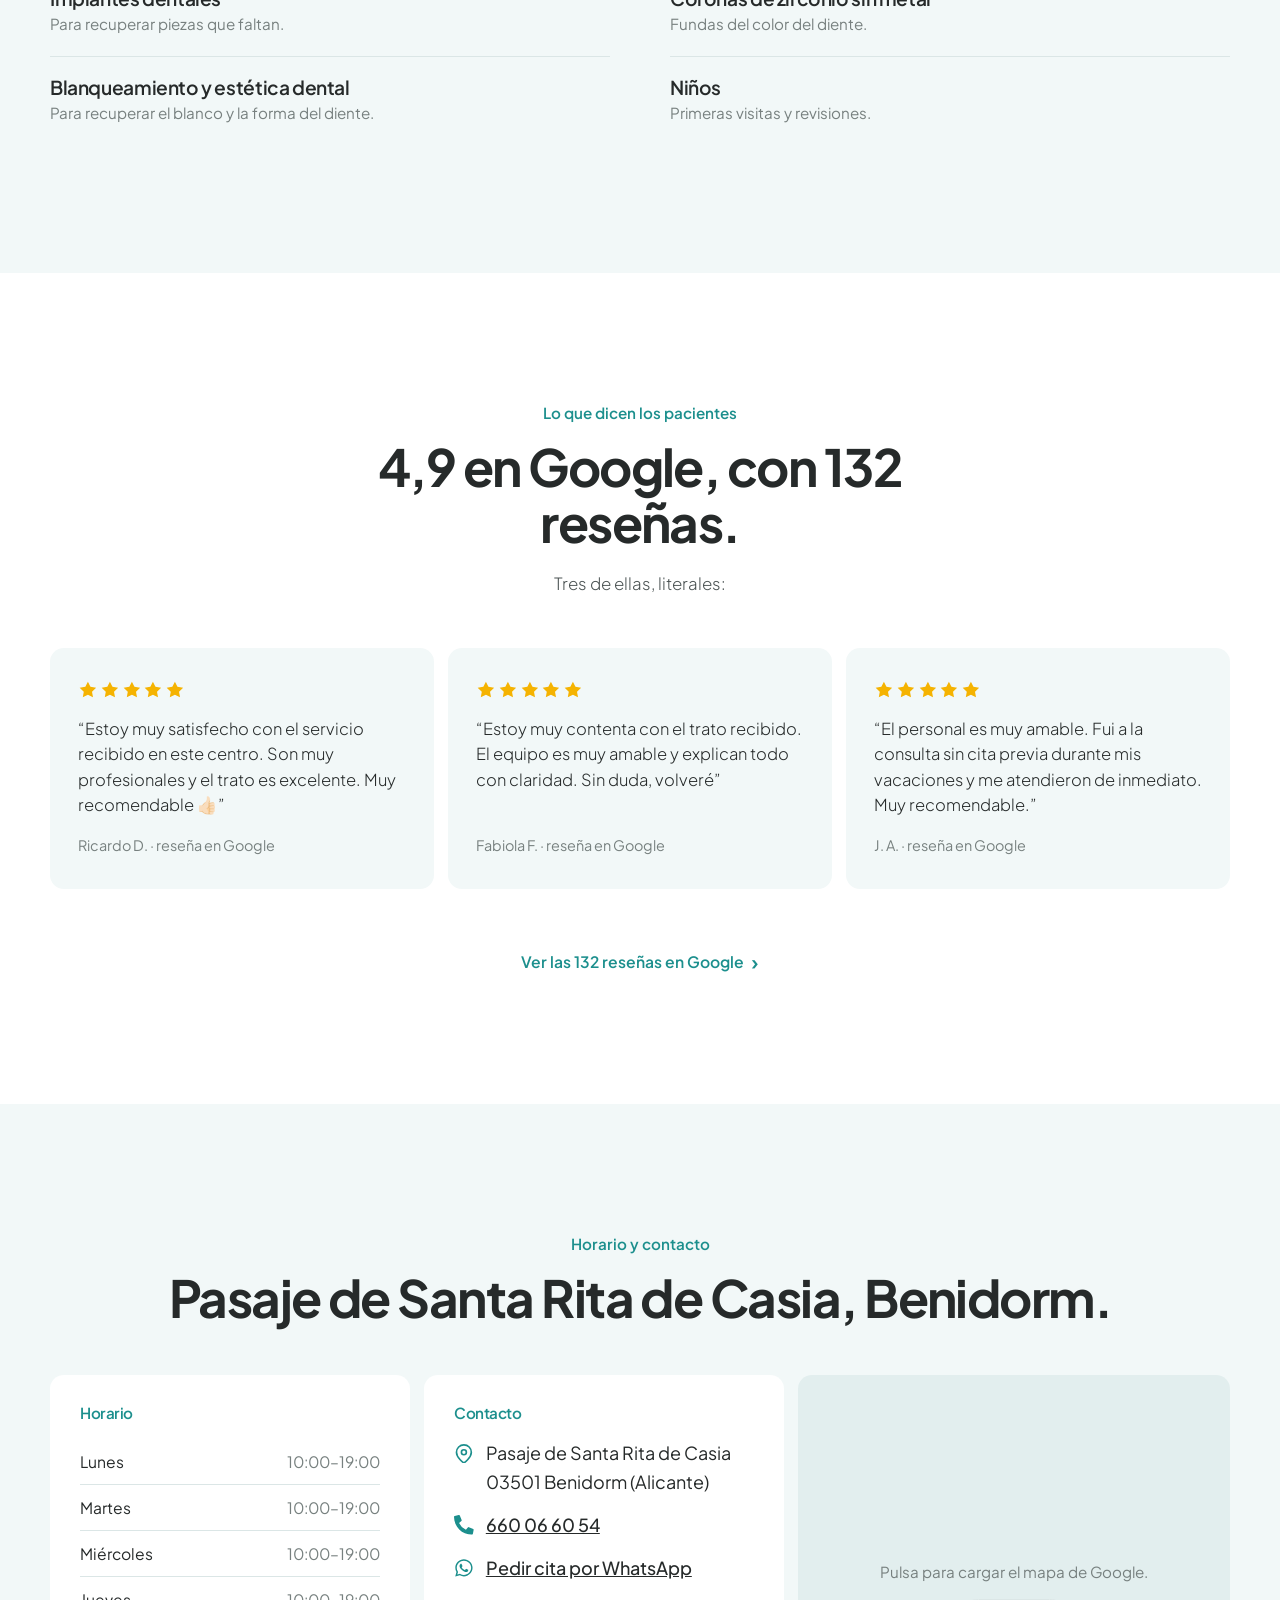
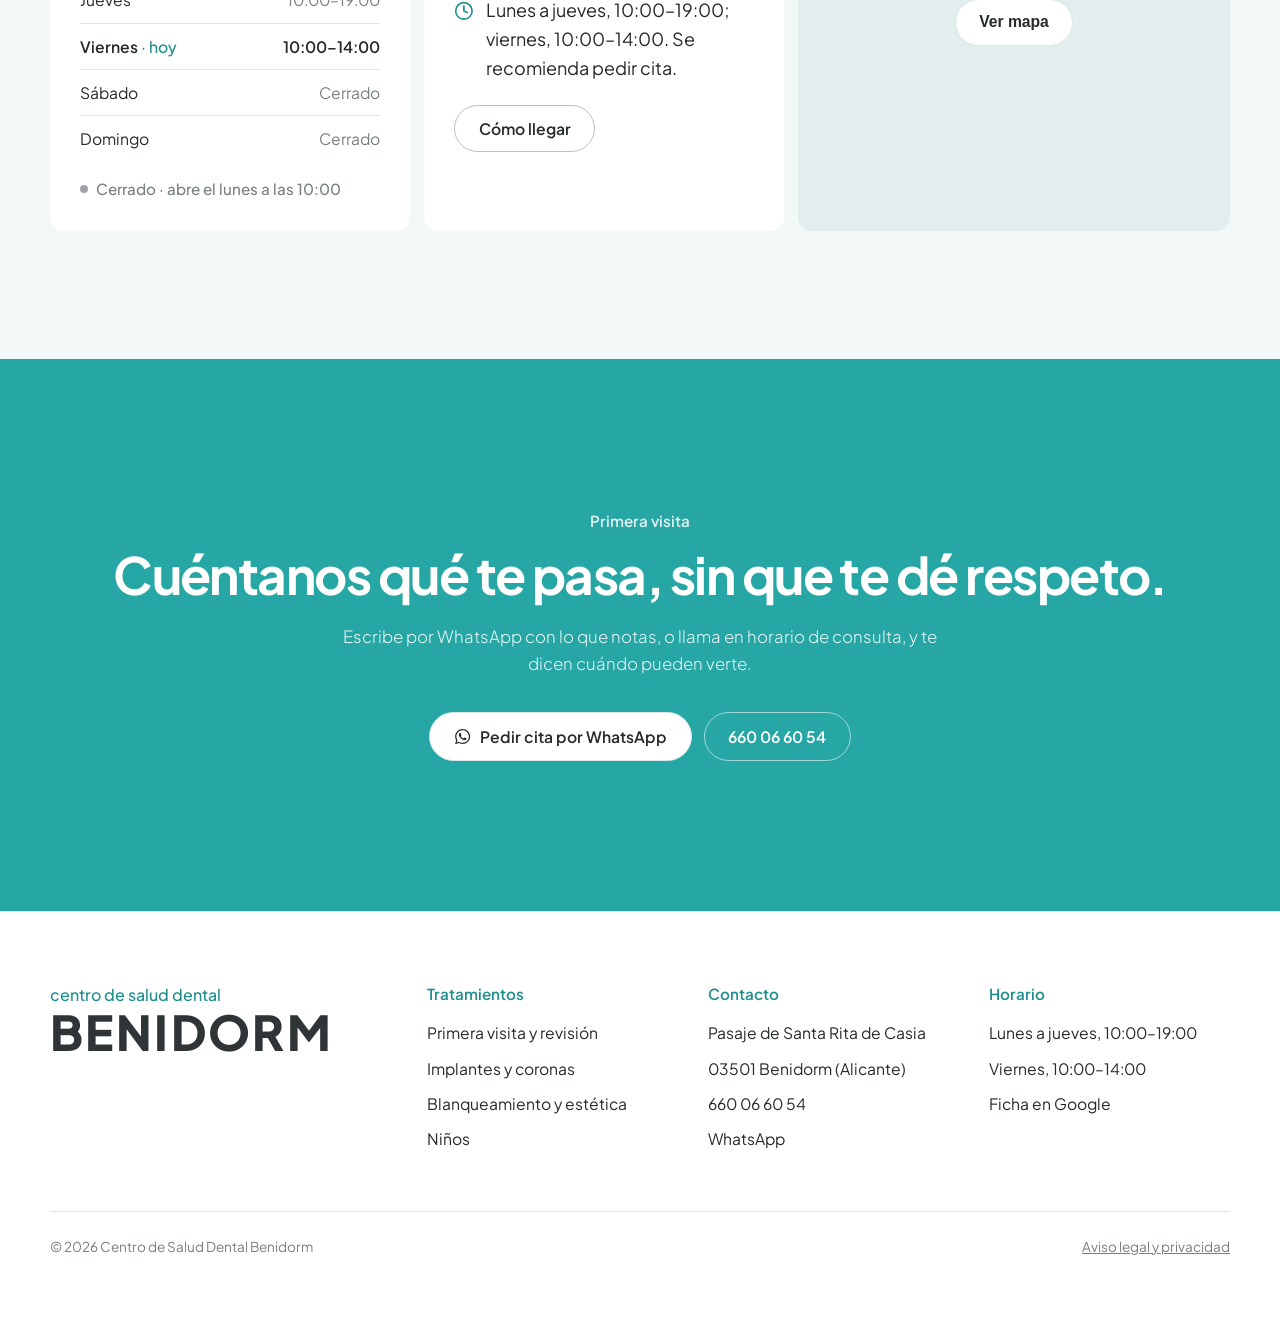
<file: dental-benidorm/index.html>
<!DOCTYPE html>
<html lang="es">
<head>
<meta charset="utf-8">
<meta name="viewport" content="width=device-width, initial-scale=1">
<title>Centro de Salud Dental Benidorm · Dentista en Benidorm</title>
<meta name="description" content="Centro de Salud Dental Benidorm: implantes, coronas de zirconio, blanqueamiento y estética dental, para adultos y niños. Pasaje de Santa Rita de Casia. 4,9 en Google con 132 reseñas.">
<meta name="robots" content="noindex"> <!-- DEMO: quitar al publicar -->
<meta property="og:title" content="Centro de Salud Dental Benidorm · Dentista en Benidorm">
<meta property="og:description" content="Entras con miedo, sales tranquilo. 4,9 en Google con 132 reseñas.">
<meta name="theme-color" content="#26a7a5">
<link rel="icon" href="img/favicon.svg" type="image/svg+xml">
<link rel="stylesheet" href="fonts/fonts.css">
<script type="application/ld+json">
{
  "@context": "https://schema.org",
  "@type": "Dentist",
  "name": "Centro de Salud Dental Benidorm",
  "description": "Clínica dental en el centro de Benidorm: implantes, coronas de zirconio, blanqueamiento y estética dental, para adultos y niños.",
  "image": "img/fachada.jpg",
  "telephone": "+34660066054",
  "address": {"@type": "PostalAddress","streetAddress": "Pasaje de Santa Rita de Casia","addressLocality": "Benidorm","postalCode": "03501","addressRegion": "Alicante","addressCountry": "ES"},
  "openingHoursSpecification": [
    {"@type": "OpeningHoursSpecification","dayOfWeek": ["Monday","Tuesday","Wednesday","Thursday"],"opens": "10:00","closes": "19:00"},
    {"@type": "OpeningHoursSpecification","dayOfWeek": ["Friday"],"opens": "10:00","closes": "14:00"}
  ],
  "sameAs": ["https://www.google.com/maps/search/?api=1&query=Centro+de+Salud+Dental+Benidorm"]
}
</script>
<style>
/* ===== Dental: blanco, el verde agua de su rótulo y gris carbón. Portada en dos mitades (color + fachada). ===== */
:root{
  --bg:#ffffff; --bg2:#f2f8f8; --bg3:#e2eeee;
  --txt:#262a2a; --txt2:#4a5252; --muted:#77807f; --line:#dbe6e6;
  --agua:#26a7a5; --agua2:#1c8f8d; --carbon:#2f3436;
  --wa:#25d366; --wa-txt:#062b18;
  --r:14px;
  --ease:cubic-bezier(.23,1,.32,1);
}
*{box-sizing:border-box}
html{-webkit-text-size-adjust:100%;scroll-behavior:smooth}
body{margin:0;font:400 18px/1.6 'Jakarta',system-ui,-apple-system,"Segoe UI",Roboto,Helvetica,Arial,sans-serif;color:var(--txt);background:var(--bg);-webkit-font-smoothing:antialiased}
img{max-width:100%;height:auto;display:block}
a{color:inherit}
h1,h2,h3{margin:0;font-weight:700;letter-spacing:-.03em;line-height:1.05}
p{margin:0}
.contenedor{width:min(1180px,100% - 3rem);margin-inline:auto}
:focus-visible{outline:2px solid var(--agua);outline-offset:3px}
.icono{width:1.1em;height:1.1em;fill:none;stroke:currentColor;stroke-width:2;stroke-linecap:round;stroke-linejoin:round;flex:none}
.icono.relleno{fill:currentColor;stroke:none}

.sobre{font-size:.95rem;font-weight:600;color:var(--agua2)}
.titular{font-size:clamp(2rem,4vw,3.3rem);letter-spacing:-.03em;line-height:1.08;margin:14px 0 20px}
.cuerpo{font-size:clamp(1.05rem,1.3vw,1.2rem);line-height:1.65;color:var(--txt2);max-width:52ch;font-weight:300}
.cuerpo + .cuerpo{margin-top:1em}
.mas{display:inline-flex;align-items:center;gap:.4em;margin-top:24px;color:var(--agua2);font-weight:600;text-decoration:none;font-size:.98rem}
.mas::after{content:"›";font-size:1.35em;line-height:1;transition:transform .5s var(--ease)}
@media (hover:hover) and (pointer:fine){.mas:hover{text-decoration:underline}.mas:hover::after{transform:translateX(3px)}}

.btn{display:inline-flex;align-items:center;justify-content:center;gap:.6em;padding:.95em 1.5em;border-radius:999px;font-weight:600;font-size:.98rem;line-height:1;text-decoration:none;border:1px solid transparent;cursor:pointer;transition:transform .5s var(--ease),box-shadow .5s var(--ease),background .3s ease,border-color .3s ease}
.btn:active{transform:scale(.97)}
.btn-carbon{background:var(--carbon);color:#fff}
.btn-blanco{background:#fff;color:var(--txt);border-color:var(--line)}
.btn-wa{background:var(--wa);color:var(--wa-txt)}
.btn-linea{background:transparent;color:var(--txt);border-color:rgba(38,42,42,.3)}
.btn-linea.claro{color:#fff;border-color:rgba(255,255,255,.55)}
@media (hover:hover) and (pointer:fine){.btn:hover{transform:translateY(-2px)}.btn-carbon:hover{box-shadow:0 16px 36px rgba(47,52,54,.25)}.btn-wa:hover{box-shadow:0 16px 36px rgba(37,211,102,.25)}.btn-linea:hover{border-color:currentColor}}

/* Cabecera: la marca imita su rótulo (dos líneas) */
.top{position:fixed;inset:0 0 auto 0;z-index:60;height:66px;display:flex;align-items:center;background:rgba(255,255,255,.92);backdrop-filter:blur(16px);-webkit-backdrop-filter:blur(16px);box-shadow:0 1px 0 var(--line)}
.top .contenedor{display:flex;align-items:center;justify-content:space-between;gap:16px}
.marca{text-decoration:none;line-height:1;white-space:nowrap}
.marca small{display:block;font-size:.72rem;font-weight:500;color:var(--agua2);letter-spacing:.01em}
.marca b{display:block;font-size:1.15rem;font-weight:800;letter-spacing:.06em;color:var(--carbon)}
.nav{display:none;gap:26px}
.nav a{text-decoration:none;font-size:.95rem;font-weight:500;color:var(--txt2)}
@media (hover:hover){.nav a:hover{color:var(--agua2)}}
@media (min-width:960px){.nav{display:flex}}
.top-acciones{display:flex;gap:8px}
.top .btn{padding:.7em 1.05em;font-size:.88rem}
.top .btn-tel{display:none}
@media (min-width:600px){.top .btn-tel{display:inline-flex}}

/* Portada en dos mitades: color a la izquierda, fachada a la derecha, sin marco */
.hero{display:grid;min-height:100svh}
@media (min-width:900px){.hero{grid-template-columns:1fr 1fr}}
.hero .panel{background:var(--agua);color:#fff;display:flex;align-items:flex-end;padding:150px clamp(1.5rem,6vw,90px) 70px}
.hero .panel .sobre{color:rgba(255,255,255,.85)}
.hero h1{font-size:clamp(2.4rem,4.6vw,4rem);letter-spacing:-.04em;line-height:1.02;margin-top:16px;max-width:15ch}
.hero .sub{font-size:clamp(1.05rem,1.35vw,1.2rem);font-weight:300;color:rgba(255,255,255,.92);max-width:44ch;margin:22px 0 30px;line-height:1.55}
.hero .acciones{display:flex;flex-wrap:wrap;gap:12px}
.hero .btn-blanco{background:#fff;color:var(--carbon);border-color:#fff}
.hero .valoracion{display:inline-flex;align-items:center;gap:8px;margin-top:30px;color:#fff;font-size:.95rem;text-decoration:none}
.hero .valoracion .estrella{color:#ffd166}
.hero .estado{display:block;margin-top:8px;color:rgba(255,255,255,.85);font-size:.92rem}
.hero .estado:empty{display:none}
.hero .foto{position:relative;min-height:46vh;background:var(--bg3)}
.hero .foto img{position:absolute;inset:0;width:100%;height:100%;object-fit:cover;object-position:center 40%}
.hero .entra{opacity:0;transform:translateY(18px);animation:entra 1s var(--ease) forwards}
.hero .entra:nth-child(2){animation-delay:.1s}.hero .entra:nth-child(3){animation-delay:.2s}.hero .entra:nth-child(4){animation-delay:.3s}.hero .entra:nth-child(5){animation-delay:.4s}.hero .entra:nth-child(6){animation-delay:.5s}
@keyframes entra{to{opacity:1;transform:none}}

.introduccion{text-align:center;padding:clamp(70px,9vw,120px) 0}
.introduccion p{font-size:clamp(1.3rem,2.4vw,2rem);font-weight:300;line-height:1.35;letter-spacing:-.015em;max-width:34ch;margin:0 auto;color:var(--txt)}

.dual{padding:clamp(80px,10vw,140px) 0}
.dual .contenedor{display:grid;gap:44px;align-items:center}
@media (min-width:900px){.dual .contenedor{grid-template-columns:1fr 1fr;gap:90px}.dual.invertido .texto{order:2}}
.dual.gris{background:var(--bg2)}

/* Gráficos */
.grafico{border-radius:var(--r);background:#fff;border:1px solid var(--line);box-shadow:0 30px 70px rgba(38,42,42,.07);padding:clamp(26px,3vw,40px)}
.gris .grafico{box-shadow:none}
.grafico .cabecera{display:flex;justify-content:space-between;align-items:baseline;gap:12px;margin-bottom:6px}
.grafico .cabecera strong{font-size:1.05rem;letter-spacing:-.02em}
.grafico .cabecera span{font-size:.85rem;color:var(--muted);font-weight:500}
.grafico .nota{font-size:.85rem;color:var(--muted);line-height:1.45;margin-top:18px}
/* Semana: barras de horario */
.semana{display:grid;gap:10px;margin-top:18px}
.dia-fila{display:grid;grid-template-columns:34px 1fr;gap:12px;align-items:center;font-size:.9rem}
.dia-fila .d{font-weight:600;color:var(--txt2)}
.dia-fila .barra{position:relative;height:30px;background:var(--bg2);border-radius:8px}
.dia-fila .tramo{position:absolute;top:0;bottom:0;background:var(--agua);border-radius:8px;display:flex;align-items:center;padding:0 10px;color:#fff;font-size:.78rem;font-weight:600;white-space:nowrap;overflow:hidden}
.dia-fila.hoy .d{color:var(--agua2)}
.dia-fila.cerrado .barra::after{content:"Cerrado";position:absolute;left:10px;top:50%;transform:translateY(-50%);font-size:.78rem;color:var(--muted)}
.escala{display:flex;justify-content:space-between;padding-left:46px;font-size:.72rem;color:var(--muted);margin-top:4px}
/* Lo que se repite en las reseñas */
.repite{display:grid;margin-top:14px}
.repite .fila{display:grid;grid-template-columns:auto 1fr;gap:16px;align-items:start;padding:16px 0;border-top:1px solid var(--line)}
.repite .fila:last-child{border-bottom:1px solid var(--line)}
.repite .n{width:40px;height:40px;border-radius:12px;background:var(--bg2);color:var(--agua2);display:grid;place-items:center;font-weight:700}
.repite .t{font-weight:600;font-size:1.02rem;line-height:1.3}
.repite small{display:block;color:var(--muted);font-size:.88rem;margin-top:3px;font-weight:400;font-style:italic}

.lista{padding:clamp(80px,10vw,140px) 0}
.lista .cab{max-width:720px;margin:0 auto 50px;text-align:center}
.lista .cab .cuerpo{margin-inline:auto}
.columnas{display:grid;gap:0 60px}
@media (min-width:760px){.columnas{grid-template-columns:1fr 1fr}}
.item{display:block;padding:20px 0;border-top:1px solid var(--line);text-decoration:none}
.item h3{font-size:1.2rem;letter-spacing:-.02em;font-weight:600;margin-bottom:5px}
.item p{color:var(--muted);font-size:.95rem;line-height:1.5}
@media (hover:hover) and (pointer:fine){.item:hover h3{color:var(--agua2)}}

.opiniones{padding:clamp(80px,10vw,140px) 0;background:var(--bg2)}
.opiniones .cab{max-width:720px;margin:0 auto 50px;text-align:center}
.opiniones .cab .cuerpo{margin-inline:auto}
.quotes{display:grid;gap:14px}
@media (min-width:900px){.quotes{grid-template-columns:repeat(3,1fr)}}
.quote{background:#fff;border-radius:var(--r);padding:32px 28px;display:flex;flex-direction:column;gap:16px}
.quote .estrellas{color:#f5b301;display:flex;gap:2px}
.quote blockquote{margin:0;font-size:1.03rem;font-weight:300;line-height:1.55;flex:1}
.quote footer{color:var(--muted);font-size:.9rem}

.contacto{padding:clamp(80px,10vw,140px) 0}
.contacto .cab{text-align:center;margin-bottom:50px}
.info-grid{display:grid;gap:14px}
@media (min-width:960px){.info-grid{grid-template-columns:1fr 1fr 1.2fr}}
.tarj{background:var(--bg2);border-radius:var(--r);padding:30px}
.tarj h3{font-size:.95rem;font-weight:600;color:var(--agua2);margin-bottom:18px}
.tabla{width:100%;border-collapse:collapse}
.tabla td{padding:10px 0;border-top:1px solid var(--line);font-size:.98rem}
.tabla tr:first-child td{border-top:0}
.tabla td:last-child{text-align:right;color:var(--muted)}
.tabla tr.hoy td{font-weight:600;color:var(--txt)}
.tabla tr.hoy td:first-child::after{content:" · hoy";color:var(--agua2);font-weight:500}
.estado{display:inline-flex;align-items:center;gap:8px;color:var(--muted);font-weight:500;font-size:.95rem;margin-top:16px}
.estado:empty{display:none}
.estado::before{content:"";width:8px;height:8px;border-radius:50%;background:#a1a1a6}
.estado.abierto{color:#1c7c3e}.estado.abierto::before{background:#2ecc71}
.datos{list-style:none;padding:0;margin:0 0 22px;display:grid;gap:14px}
.datos li{display:flex;gap:12px;align-items:flex-start}
.datos .icono{color:var(--agua2);margin-top:.25em}
.datos a{font-weight:500}
.mapa{position:relative;border-radius:var(--r);overflow:hidden;background:var(--bg3);min-height:320px}
.mapa iframe{position:absolute;inset:0;width:100%;height:100%;border:0}
.mapa-aviso{position:absolute;inset:0;display:grid;place-content:center;text-align:center;padding:24px;gap:14px}
.mapa-aviso p{color:var(--muted);max-width:30ch;font-size:.95rem}
.mapa-aviso .btn{justify-self:center}

.cierre{text-align:center;background:var(--agua);color:#fff;padding:clamp(90px,12vw,150px) 0}
.cierre .sobre{color:rgba(255,255,255,.85)}
.cierre .cuerpo{color:rgba(255,255,255,.9);margin:0 auto 34px}
.cierre .acciones{display:flex;flex-wrap:wrap;justify-content:center;gap:12px}
.pie{border-top:1px solid var(--line);padding:70px 0 120px}
@media (min-width:960px){.pie{padding-bottom:60px}}
.pie-grid{display:grid;gap:40px}
@media (min-width:900px){.pie-grid{grid-template-columns:1.4fr 1fr 1fr 1fr}}
.pie .marca-grande small{display:block;font-size:1rem;color:var(--agua2);font-weight:500}
.pie .marca-grande b{display:block;font-size:clamp(1.8rem,4vw,3rem);font-weight:800;letter-spacing:.05em;line-height:1;color:var(--carbon)}
.pie h4{margin:0 0 14px;font-size:.95rem;font-weight:600;color:var(--agua2)}
.pie ul{list-style:none;padding:0;margin:0;display:grid;gap:10px;font-size:.98rem}
.pie ul a{text-decoration:none}
@media (hover:hover){.pie ul a:hover{color:var(--agua2)}}
.pie-bajo{display:flex;flex-wrap:wrap;justify-content:space-between;gap:10px;margin-top:60px;padding-top:24px;border-top:1px solid var(--line);color:var(--muted);font-size:.85rem}
.pie-bajo a{color:inherit}

.barra-movil{position:fixed;left:0;right:0;bottom:0;z-index:60;display:grid;grid-template-columns:1fr 1fr;gap:10px;padding:10px 12px calc(10px + env(safe-area-inset-bottom));background:rgba(255,255,255,.94);backdrop-filter:blur(14px);-webkit-backdrop-filter:blur(14px);border-top:1px solid var(--line)}
@media (min-width:960px){.barra-movil{display:none}}
@media (max-width:959px){.hero .acciones{display:none}}
@media (prefers-reduced-motion:reduce){html{scroll-behavior:auto}.hero .entra{opacity:1;transform:none;animation:none}}
</style>
</head>
<body>

<svg width="0" height="0" style="position:absolute" aria-hidden="true">
  <symbol id="i-wa" viewBox="0 0 448 512"><path d="M380.9 97.1C339 55.1 283.2 32 223.9 32c-122.4 0-222 99.6-222 222 0 39.1 10.2 77.3 29.6 111L0 480l117.7-30.9c32.4 17.7 68.9 27 106.1 27h.1c122.3 0 224.1-99.6 224.1-222 0-59.3-25.2-115-67.1-157zm-157 341.6c-33.2 0-65.7-8.9-94-25.7l-6.7-4-69.8 18.3L72 359.2l-4.4-7c-18.5-29.4-28.2-63.3-28.2-98.2 0-101.7 82.8-184.5 184.6-184.5 49.3 0 95.6 19.2 130.4 54.1 34.8 34.9 56.2 81.2 56.1 130.5 0 101.8-84.9 184.6-186.6 184.6zm101.2-138.2c-5.5-2.8-32.8-16.2-37.9-18-5.1-1.9-8.8-2.8-12.5 2.8-3.7 5.6-14.3 18-17.6 21.8-3.2 3.7-6.5 4.2-12 1.4-32.6-16.3-54-29.1-75.5-66-5.7-9.8 5.7-9.1 16.3-30.3 1.8-3.7.9-6.9-.5-9.7-1.4-2.8-12.5-30.1-17.1-41.2-4.5-10.8-9.1-9.3-12.5-9.5-3.2-.2-6.9-.2-10.6-.2-3.7 0-9.7 1.4-14.8 6.9-5.1 5.6-19.4 19-19.4 46.3 0 27.3 19.9 53.7 22.6 57.4 2.8 3.7 39.1 59.7 94.8 83.8 35.2 15.2 49 16.5 66.6 13.9 10.7-1.6 32.8-13.4 37.4-26.4 4.6-13 4.6-24.1 3.2-26.4-1.3-2.5-5-3.9-10.5-6.6z"/></symbol>
  <symbol id="i-tel" viewBox="0 0 512 512"><path d="M497.39 361.8l-112-48a24 24 0 0 0-28 6.9l-49.6 60.6A370.66 370.66 0 0 1 130.6 204.11l60.6-49.6a23.94 23.94 0 0 0 6.9-28l-48-112A24.16 24.16 0 0 0 122.6.61l-104 24A24 24 0 0 0 0 48c0 256.5 207.9 464 464 464a24 24 0 0 0 23.4-18.6l24-104a24.29 24.29 0 0 0-14.01-27.6z"/></symbol>
  <symbol id="i-estrella" viewBox="0 0 24 24"><path d="M12 2l3.09 6.26L22 9.27l-5 4.87 1.18 6.88L12 17.77l-6.18 3.25L7 14.14 2 9.27l6.91-1.01L12 2z"/></symbol>
  <symbol id="i-pin" viewBox="0 0 24 24"><path d="M21 10c0 7-9 13-9 13s-9-6-9-13a9 9 0 0 1 18 0z"/><circle cx="12" cy="10" r="3"/></symbol>
  <symbol id="i-reloj" viewBox="0 0 24 24"><circle cx="12" cy="12" r="10"/><polyline points="12 6 12 12 16 14"/></symbol>
</svg>

<header class="top">
  <div class="contenedor">
    <a class="marca" href="#inicio"><small>centro de salud dental</small><b>BENIDORM</b></a>
    <nav class="nav" aria-label="Secciones">
      <a href="#quienes">La clínica</a>
      <a href="#tratamientos">Tratamientos</a>
      <a href="#horario">Horario</a>
      <a href="#opiniones">Opiniones</a>
      <a href="#contacto">Contacto</a>
    </nav>
    <div class="top-acciones">
      <a class="btn btn-linea btn-tel" href="tel:+34660066054">660 06 60 54</a>
      <a class="btn btn-wa" href="https://wa.me/34660066054?text=Hola%2C%20quiero%20pedir%20cita" target="_blank" rel="noopener"><svg class="icono relleno"><use href="#i-wa"/></svg> WhatsApp</a>
    </div>
  </div>
</header>

<main>

<!-- Portada: dos mitades -->
<section class="hero" id="inicio">
  <div class="panel">
    <div>
      <div class="sobre entra">Centro de Salud Dental Benidorm</div>
      <h1 class="entra">Entras con miedo, sales tranquilo.</h1>
      <p class="sub entra">Implantes, coronas, blanqueamiento y estética dental, para adultos y niños. Y una consulta donde te explican cada paso antes de darlo.</p>
      <div class="acciones entra">
        <a class="btn btn-blanco" href="https://wa.me/34660066054?text=Hola%2C%20quiero%20pedir%20cita" target="_blank" rel="noopener">Pedir cita por WhatsApp</a>
        <a class="btn btn-linea claro" href="tel:+34660066054">660 06 60 54</a>
      </div>
      <a class="valoracion entra" href="https://www.google.com/maps/search/?api=1&query=Centro+de+Salud+Dental+Benidorm" target="_blank" rel="noopener"><svg class="icono relleno estrella"><use href="#i-estrella"/></svg> 4,9 en Google · 132 reseñas</a>
      <span class="estado entra" data-estado aria-live="polite"></span>
    </div>
  </div>
  <div class="foto"><img src="img/fachada.jpg" alt="Fachada del Centro de Salud Dental Benidorm, en el pasaje de Santa Rita de Casia" width="1800" height="1273" fetchpriority="high"></div>
</section>

<!-- Introducción -->
<section class="introduccion">
  <div class="contenedor">
    <p>Una clínica de barrio en el pasaje de Santa Rita de Casia, en pleno centro de Benidorm. Abierta hasta las siete de lunes a jueves, para venir al salir del trabajo.</p>
  </div>
</section>

<!-- Bloque 1: el trato (gráfico "lo que se repite") -->
<section class="dual gris" id="quienes">
  <div class="contenedor">
    <div class="texto">
      <div class="sobre">La clínica</div>
      <h2 class="titular">Si te da respeto, aquí lo saben.</h2>
      <p class="cuerpo">Lo que más se repite en las reseñas de Google no es un tratamiento: es que entraron con miedo y salieron tranquilos. Que la doctora explica cada paso mientras lo hace, y que el trato, desde recepción hasta la consulta, es amable y cercano.</p>
      <p class="cuerpo">Una paciente escribe en Google que, para quien tiene pánico al dentista, contar con un centro así es un privilegio.</p>
      <a class="mas" href="https://wa.me/34660066054?text=Hola%2C%20quiero%20pedir%20cita%20para%20una%20primera%20visita" target="_blank" rel="noopener">Pedir una primera visita</a>
    </div>
    <div class="imagen">
      <div class="grafico" aria-label="Lo que más se repite en las reseñas">
        <div class="cabecera"><strong>Lo que más se repite en las reseñas</strong><span>Google</span></div>
        <div class="repite">
          <div class="fila"><div class="n">1</div><div class="t">Entrar con miedo y salir tranquilo<small>“Ir al dentista siempre me daba un poco de respeto, pero salí muy tranquila.”</small></div></div>
          <div class="fila"><div class="n">2</div><div class="t">Te explican cada paso<small>“El equipo es muy amable y explican todo con claridad.”</small></div></div>
          <div class="fila"><div class="n">3</div><div class="t">Trato cercano<small>“Son muy profesionales y el trato es excelente.”</small></div></div>
          <div class="fila"><div class="n">4</div><div class="t">Precios que los pacientes llaman competitivos<small>“Los precios son muy competitivos y el trabajo que hacen es espectacular.”</small></div></div>
        </div>
        <p class="nota">Frases literales de reseñas públicas en Google.</p>
      </div>
    </div>
  </div>
</section>

<!-- Bloque 2: horario (gráfico semana) -->
<section class="dual invertido" id="horario">
  <div class="contenedor">
    <div class="texto">
      <div class="sobre">Horario</div>
      <h2 class="titular">Hasta las siete, de lunes a jueves.</h2>
      <p class="cuerpo">Jornada seguida de diez a siete, de lunes a jueves, y de diez a dos los viernes. Se puede venir al salir de trabajar sin pedir el día.</p>
      <p class="cuerpo">Escribe por WhatsApp con lo que te pasa y te dicen cuándo pueden verte.</p>
      <a class="mas" href="https://wa.me/34660066054?text=Hola%2C%20quiero%20pedir%20cita" target="_blank" rel="noopener">Pedir cita</a>
    </div>
    <div class="imagen">
      <div class="grafico" aria-label="Horario semanal">
        <div class="cabecera"><strong>La semana</strong><span>Pasaje de Santa Rita de Casia</span></div>
        <div class="semana" id="semana">
          <div class="dia-fila" data-dia="1"><span class="d">L</span><div class="barra"><span class="tramo" style="left:0%;width:100%">10:00 – 19:00</span></div></div>
          <div class="dia-fila" data-dia="2"><span class="d">M</span><div class="barra"><span class="tramo" style="left:0%;width:100%">10:00 – 19:00</span></div></div>
          <div class="dia-fila" data-dia="3"><span class="d">X</span><div class="barra"><span class="tramo" style="left:0%;width:100%">10:00 – 19:00</span></div></div>
          <div class="dia-fila" data-dia="4"><span class="d">J</span><div class="barra"><span class="tramo" style="left:0%;width:100%">10:00 – 19:00</span></div></div>
          <div class="dia-fila" data-dia="5"><span class="d">V</span><div class="barra"><span class="tramo" style="left:0%;width:44.5%">10:00 – 14:00</span></div></div>
          <div class="dia-fila cerrado" data-dia="6"><span class="d">S</span><div class="barra"></div></div>
          <div class="dia-fila cerrado" data-dia="7"><span class="d">D</span><div class="barra"></div></div>
        </div>
        <div class="escala"><span>10:00</span><span>14:30</span><span>19:00</span></div>
        <p class="nota">Horario de la ficha de Google. Se recomienda pedir cita.</p>
      </div>
    </div>
  </div>
</section>

<!-- Tratamientos -->
<section class="lista gris" id="tratamientos" style="background:var(--bg2)">
  <div class="contenedor">
    <div class="cab">
      <div class="sobre">Tratamientos</div>
      <h2 class="titular">De la revisión al implante.</h2>
      <p class="cuerpo">Pulsa el que te interese y escríbenos.</p>
    </div>
    <div class="columnas">
      <a class="item" href="https://wa.me/34660066054?text=Hola%2C%20me%20duele%20una%20muela%20y%20quiero%20saber%20cu%C3%A1ndo%20pod%C3%A9is%20verme" target="_blank" rel="noopener"><h3>Si te duele algo</h3><p>Escribe con lo que notas y te dicen cuándo pueden verte.</p></a>
      <a class="item" href="https://wa.me/34660066054?text=Hola%2C%20quiero%20pedir%20cita%20para%20una%20revisi%C3%B3n" target="_blank" rel="noopener"><h3>Primera visita y revisión</h3><p>Se mira, se explica y se propone qué hacer.</p></a>
      <a class="item" href="https://wa.me/34660066054?text=Hola%2C%20quiero%20informaci%C3%B3n%20sobre%20implantes" target="_blank" rel="noopener"><h3>Implantes dentales</h3><p>Para recuperar piezas que faltan.</p></a>
      <a class="item" href="https://wa.me/34660066054?text=Hola%2C%20quiero%20informaci%C3%B3n%20sobre%20coronas" target="_blank" rel="noopener"><h3>Coronas de zirconio sin metal</h3><p>Fundas del color del diente.</p></a>
      <a class="item" href="https://wa.me/34660066054?text=Hola%2C%20quiero%20informaci%C3%B3n%20sobre%20blanqueamiento" target="_blank" rel="noopener"><h3>Blanqueamiento y estética dental</h3><p>Para recuperar el blanco y la forma del diente.</p></a>
      <a class="item" href="https://wa.me/34660066054?text=Hola%2C%20quiero%20pedir%20cita%20para%20mi%20hijo" target="_blank" rel="noopener"><h3>Niños</h3><p>Primeras visitas y revisiones.</p></a>
    </div>
  </div>
</section>

<!-- Opiniones -->
<section class="opiniones" id="opiniones" style="background:#fff">
  <div class="contenedor">
    <div class="cab">
      <div class="sobre">Lo que dicen los pacientes</div>
      <h2 class="titular">4,9 en Google, con 132 reseñas.</h2>
      <p class="cuerpo">Tres de ellas, literales:</p>
    </div>
    <div class="quotes">
      <article class="quote" style="background:var(--bg2)"><div class="estrellas" aria-label="5 estrellas"><svg class="icono relleno"><use href="#i-estrella"/></svg><svg class="icono relleno"><use href="#i-estrella"/></svg><svg class="icono relleno"><use href="#i-estrella"/></svg><svg class="icono relleno"><use href="#i-estrella"/></svg><svg class="icono relleno"><use href="#i-estrella"/></svg></div><blockquote>“Estoy muy satisfecho con el servicio recibido en este centro. Son muy profesionales y el trato es excelente. Muy recomendable 👍🏻”</blockquote><footer>Ricardo D. · reseña en Google</footer></article>
      <article class="quote" style="background:var(--bg2)"><div class="estrellas" aria-label="5 estrellas"><svg class="icono relleno"><use href="#i-estrella"/></svg><svg class="icono relleno"><use href="#i-estrella"/></svg><svg class="icono relleno"><use href="#i-estrella"/></svg><svg class="icono relleno"><use href="#i-estrella"/></svg><svg class="icono relleno"><use href="#i-estrella"/></svg></div><blockquote>“Estoy muy contenta con el trato recibido. El equipo es muy amable y explican todo con claridad. Sin duda, volveré”</blockquote><footer>Fabiola F. · reseña en Google</footer></article>
      <article class="quote" style="background:var(--bg2)"><div class="estrellas" aria-label="5 estrellas"><svg class="icono relleno"><use href="#i-estrella"/></svg><svg class="icono relleno"><use href="#i-estrella"/></svg><svg class="icono relleno"><use href="#i-estrella"/></svg><svg class="icono relleno"><use href="#i-estrella"/></svg><svg class="icono relleno"><use href="#i-estrella"/></svg></div><blockquote>“El personal es muy amable. Fui a la consulta sin cita previa durante mis vacaciones y me atendieron de inmediato. Muy recomendable.”</blockquote><footer>J. A. · reseña en Google</footer></article>
    </div>
    <div style="text-align:center;margin-top:36px"><a class="mas" href="https://www.google.com/maps/search/?api=1&query=Centro+de+Salud+Dental+Benidorm" target="_blank" rel="noopener">Ver las 132 reseñas en Google</a></div>
  </div>
</section>

<!-- Contacto -->
<section class="contacto" id="contacto" style="background:var(--bg2)">
  <div class="contenedor">
    <div class="cab">
      <div class="sobre">Horario y contacto</div>
      <h2 class="titular">Pasaje de Santa Rita de Casia, Benidorm.</h2>
    </div>
    <div class="info-grid">
      <div class="tarj" style="background:#fff">
        <h3>Horario</h3>
        <table class="tabla" id="tabla-horario">
          <tr data-dia="1" data-tramos="10:00-19:00"><td>Lunes</td><td>10:00–19:00</td></tr>
          <tr data-dia="2" data-tramos="10:00-19:00"><td>Martes</td><td>10:00–19:00</td></tr>
          <tr data-dia="3" data-tramos="10:00-19:00"><td>Miércoles</td><td>10:00–19:00</td></tr>
          <tr data-dia="4" data-tramos="10:00-19:00"><td>Jueves</td><td>10:00–19:00</td></tr>
          <tr data-dia="5" data-tramos="10:00-14:00"><td>Viernes</td><td>10:00–14:00</td></tr>
          <tr data-dia="6" data-tramos=""><td>Sábado</td><td>Cerrado</td></tr>
          <tr data-dia="7" data-tramos=""><td>Domingo</td><td>Cerrado</td></tr>
        </table>
        <span class="estado" data-estado aria-live="polite"></span>
      </div>
      <div class="tarj" style="background:#fff">
        <h3>Contacto</h3>
        <ul class="datos">
          <li><svg class="icono"><use href="#i-pin"/></svg><span>Pasaje de Santa Rita de Casia<br>03501 Benidorm (Alicante)</span></li>
          <li><svg class="icono relleno"><use href="#i-tel"/></svg><a href="tel:+34660066054">660 06 60 54</a></li>
          <li><svg class="icono relleno"><use href="#i-wa"/></svg><a href="https://wa.me/34660066054?text=Hola%2C%20quiero%20pedir%20cita" target="_blank" rel="noopener">Pedir cita por WhatsApp</a></li>
          <li><svg class="icono"><use href="#i-reloj"/></svg><span>Lunes a jueves, 10:00–19:00; viernes, 10:00–14:00. Se recomienda pedir cita.</span></li>
        </ul>
        <a class="btn btn-linea" href="https://www.google.com/maps/dir/?api=1&destination=Centro+de+Salud+Dental+Benidorm%2C+Pasaje+de+Santa+Rita+de+Casia%2C+Benidorm" target="_blank" rel="noopener">Cómo llegar</a>
      </div>
      <div class="mapa" id="mapa" data-src="https://maps.google.com/maps?q=Centro+de+Salud+Dental+Benidorm%2C+Pasaje+de+Santa+Rita+de+Casia%2C+Benidorm&z=17&output=embed">
        <div class="mapa-aviso">
          <p>Pulsa para cargar el mapa de Google.</p>
          <button class="btn btn-blanco" type="button" id="cargar-mapa">Ver mapa</button>
        </div>
      </div>
    </div>
  </div>
</section>

<!-- Cierre -->
<section class="cierre">
  <div class="contenedor">
    <div class="sobre">Primera visita</div>
    <h2 class="titular">Cuéntanos qué te pasa, sin que te dé respeto.</h2>
    <p class="cuerpo">Escribe por WhatsApp con lo que notas, o llama en horario de consulta, y te dicen cuándo pueden verte.</p>
    <div class="acciones">
      <a class="btn btn-blanco" href="https://wa.me/34660066054?text=Hola%2C%20quiero%20pedir%20cita" target="_blank" rel="noopener"><svg class="icono relleno"><use href="#i-wa"/></svg> Pedir cita por WhatsApp</a>
      <a class="btn btn-linea claro" href="tel:+34660066054">660 06 60 54</a>
    </div>
  </div>
</section>

</main>

<footer class="pie">
  <div class="contenedor">
    <div class="pie-grid">
      <div><div class="marca-grande"><small>centro de salud dental</small><b>BENIDORM</b></div></div>
      <div><h4>Tratamientos</h4><ul><li><a href="#tratamientos">Primera visita y revisión</a></li><li><a href="#tratamientos">Implantes y coronas</a></li><li><a href="#tratamientos">Blanqueamiento y estética</a></li><li><a href="#tratamientos">Niños</a></li></ul></div>
      <div><h4>Contacto</h4><ul><li>Pasaje de Santa Rita de Casia</li><li>03501 Benidorm (Alicante)</li><li><a href="tel:+34660066054">660 06 60 54</a></li><li><a href="https://wa.me/34660066054" target="_blank" rel="noopener">WhatsApp</a></li></ul></div>
      <div><h4>Horario</h4><ul><li>Lunes a jueves, 10:00–19:00</li><li>Viernes, 10:00–14:00</li><li><a href="https://www.google.com/maps/search/?api=1&query=Centro+de+Salud+Dental+Benidorm" target="_blank" rel="noopener">Ficha en Google</a></li></ul></div>
    </div>
    <div class="pie-bajo">
      <span>© <span id="anio">2026</span> Centro de Salud Dental Benidorm</span>
      <span><a href="aviso-legal.html">Aviso legal y privacidad</a></span>
    </div>
  </div>
</footer>

<div class="barra-movil" aria-label="Contacto rápido">
  <a class="btn btn-linea" href="tel:+34660066054"><svg class="icono relleno"><use href="#i-tel"/></svg> Llamar</a>
  <a class="btn btn-wa" href="https://wa.me/34660066054?text=Hola%2C%20quiero%20pedir%20cita" target="_blank" rel="noopener"><svg class="icono relleno"><use href="#i-wa"/></svg> WhatsApp</a>
</div>

<script>
(function(){
  var q=function(s,c){return (c||document).querySelector(s);};
  var qa=function(s,c){return Array.prototype.slice.call((c||document).querySelectorAll(s));};
  var anio=q('#anio'); if(anio) anio.textContent=new Date().getFullYear();
  var top=q('.top');
  function cab(){ if(top) top.classList.toggle('solida', window.scrollY>40); }
  cab(); window.addEventListener('scroll',cab,{passive:true});
  var DIAS=['lunes','martes','miércoles','jueves','viernes','sábado','domingo'];
  var SEM={Mon:1,Tue:2,Wed:3,Thu:4,Fri:5,Sat:6,Sun:7};
  var filas=qa('#tabla-horario tr[data-dia]'), horario={};
  filas.forEach(function(tr){
    horario[+tr.getAttribute('data-dia')]=(tr.getAttribute('data-tramos')||'').split(',').filter(Boolean).map(function(t){
      return t.split('-').map(function(h){var p=h.split(':');return (+p[0])*60+(+p[1]||0);});
    });
  });
  var partes={};
  try{ new Intl.DateTimeFormat('en-GB',{timeZone:'Europe/Madrid',weekday:'short',hour:'2-digit',minute:'2-digit',hourCycle:'h23'}).formatToParts(new Date()).forEach(function(p){partes[p.type]=p.value;}); }catch(e){}
  var dia=SEM[partes.weekday], ahora=(+partes.hour)*60+(+partes.minute);
  if(dia && !isNaN(ahora)){
    filas.forEach(function(tr){ if(+tr.getAttribute('data-dia')===dia) tr.classList.add('hoy'); });
    qa('#semana .dia-fila').forEach(function(f){ if(+f.getAttribute('data-dia')===dia) f.classList.add('hoy'); });
    var hh=function(m){return Math.floor(m/60)+':'+('0'+(m%60)).slice(-2);};
    var txt='', abierto=false, hoy=horario[dia]||[];
    for(var i=0;i<hoy.length;i++){
      if(ahora>=hoy[i][0] && ahora<hoy[i][1]){abierto=true;txt='Abierto ahora · cierra a las '+hh(hoy[i][1]);break;}
      if(ahora<hoy[i][0]){txt='Cerrado · abre a las '+hh(hoy[i][0]);break;}
    }
    if(!txt){ for(var d=1;d<=7;d++){ var n=((dia-1+d)%7)+1, tramos=horario[n]||[]; if(tramos.length){txt='Cerrado · abre '+(d===1?'mañana':'el '+DIAS[n-1])+' a las '+hh(tramos[0][0]);break;} } }
    if(txt){ qa('[data-estado]').forEach(function(el){el.textContent=txt;el.classList.add(abierto?'abierto':'cerrado');}); }
  }
  var btn=q('#cargar-mapa');
  if(btn){ btn.addEventListener('click',function(){
    var cont=q('#mapa'), f=document.createElement('iframe');
    f.src=cont.getAttribute('data-src'); f.title='Mapa de Google con la ubicación'; f.loading='lazy';
    f.setAttribute('allowfullscreen',''); f.setAttribute('referrerpolicy','no-referrer-when-downgrade');
    cont.innerHTML=''; cont.appendChild(f);
  }); }
})();
</script>
</body>
</html>
</file>
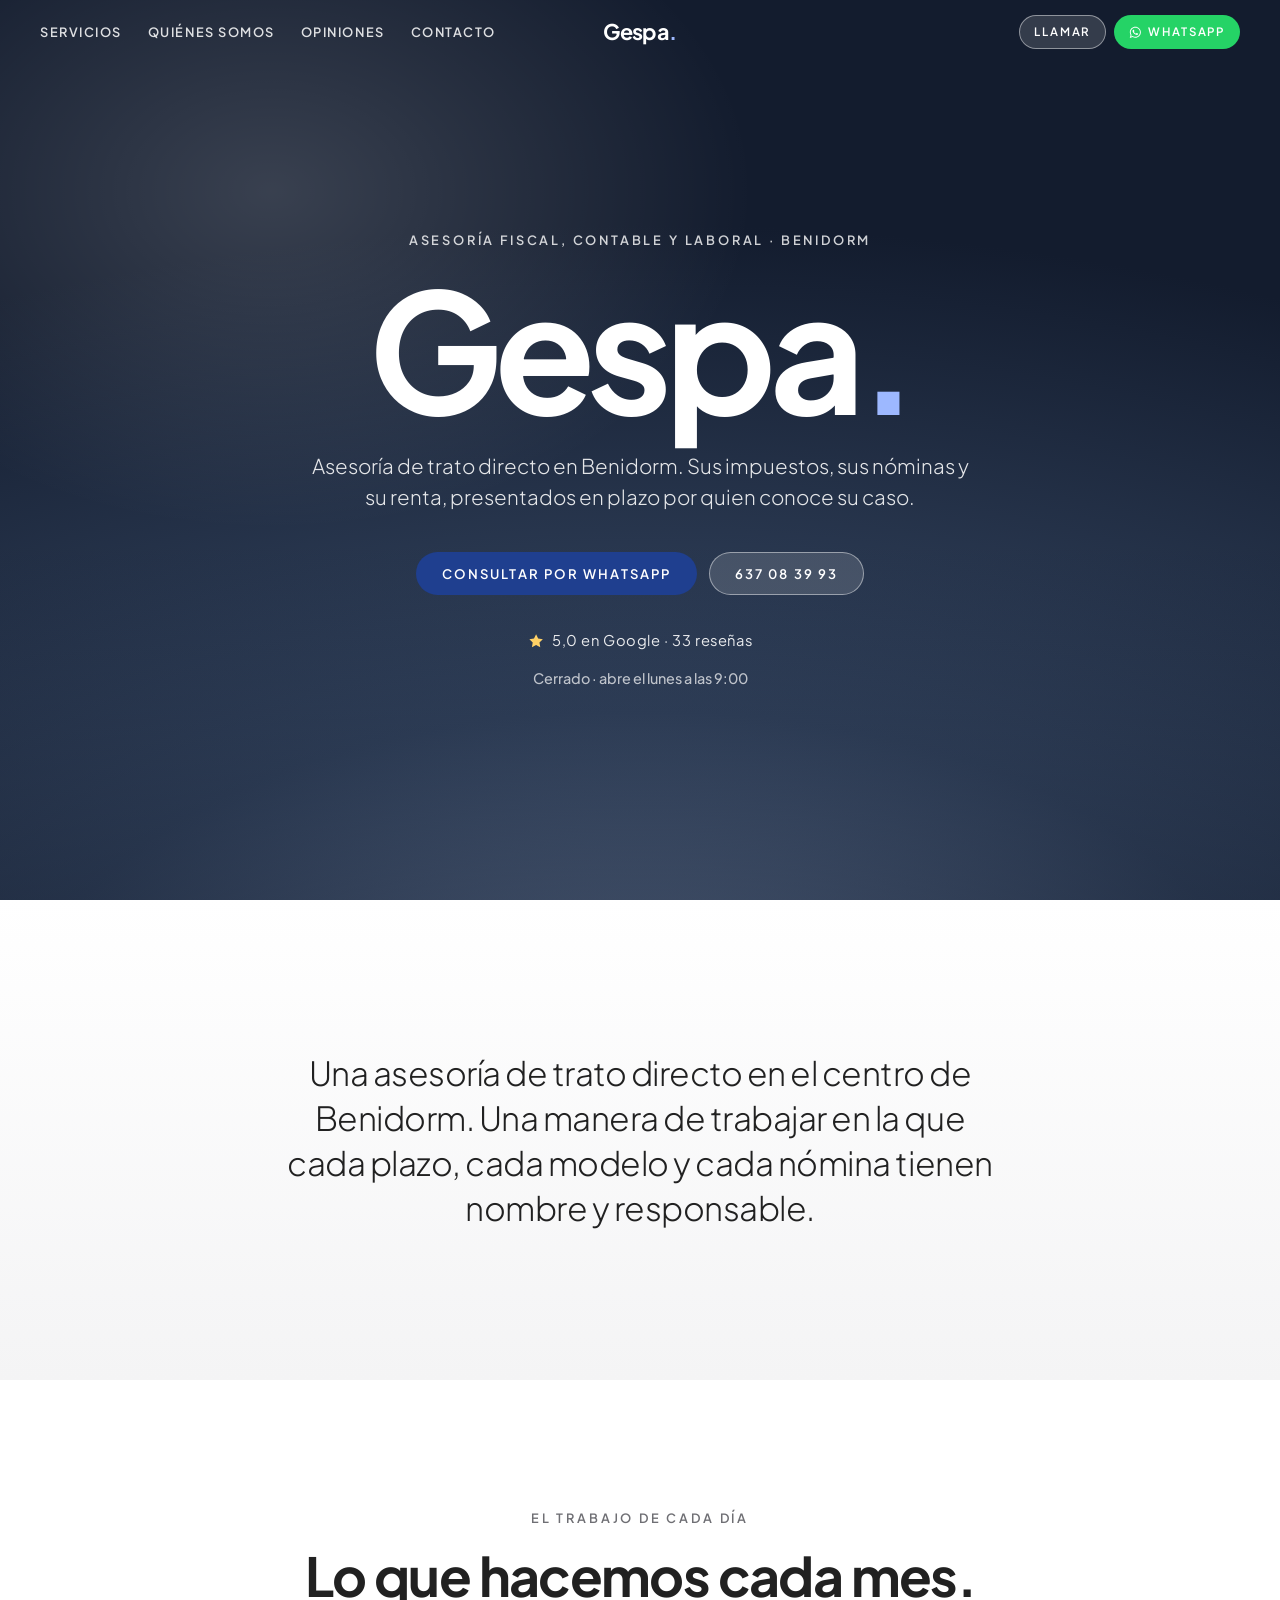
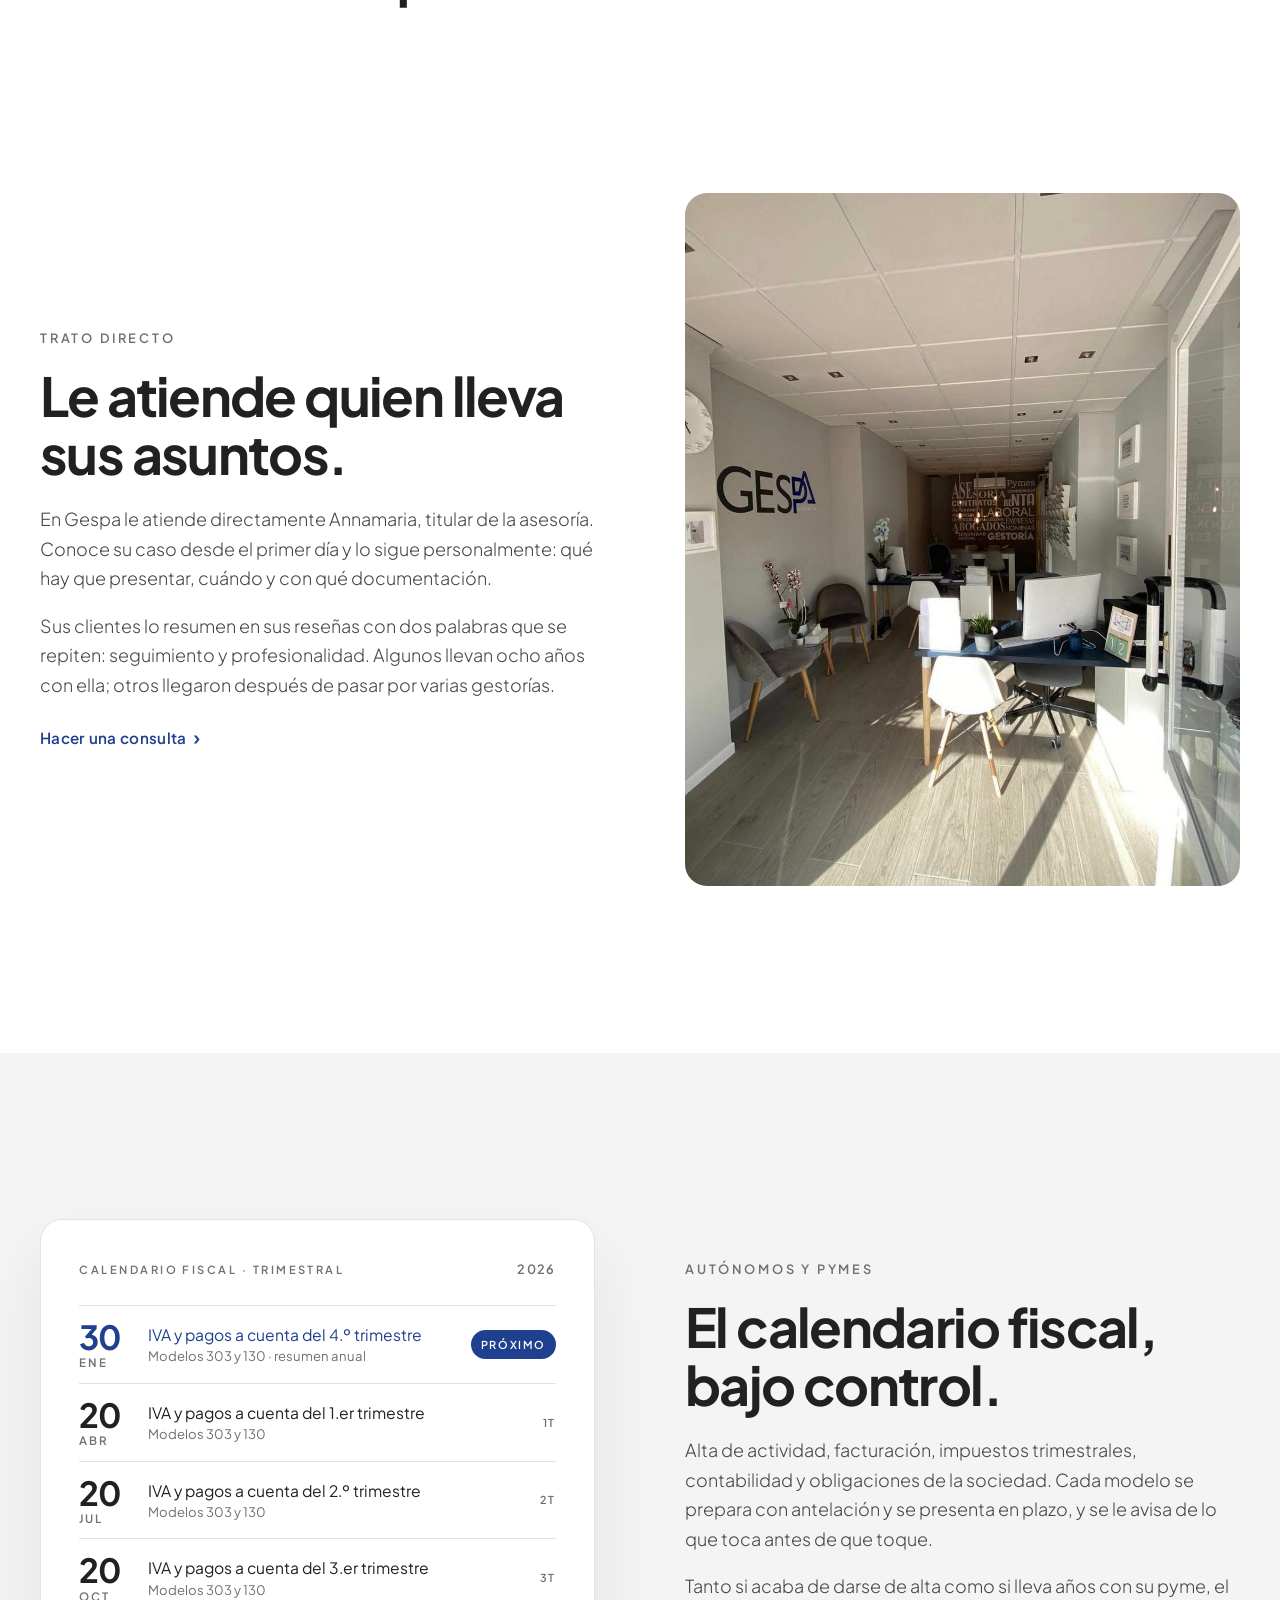
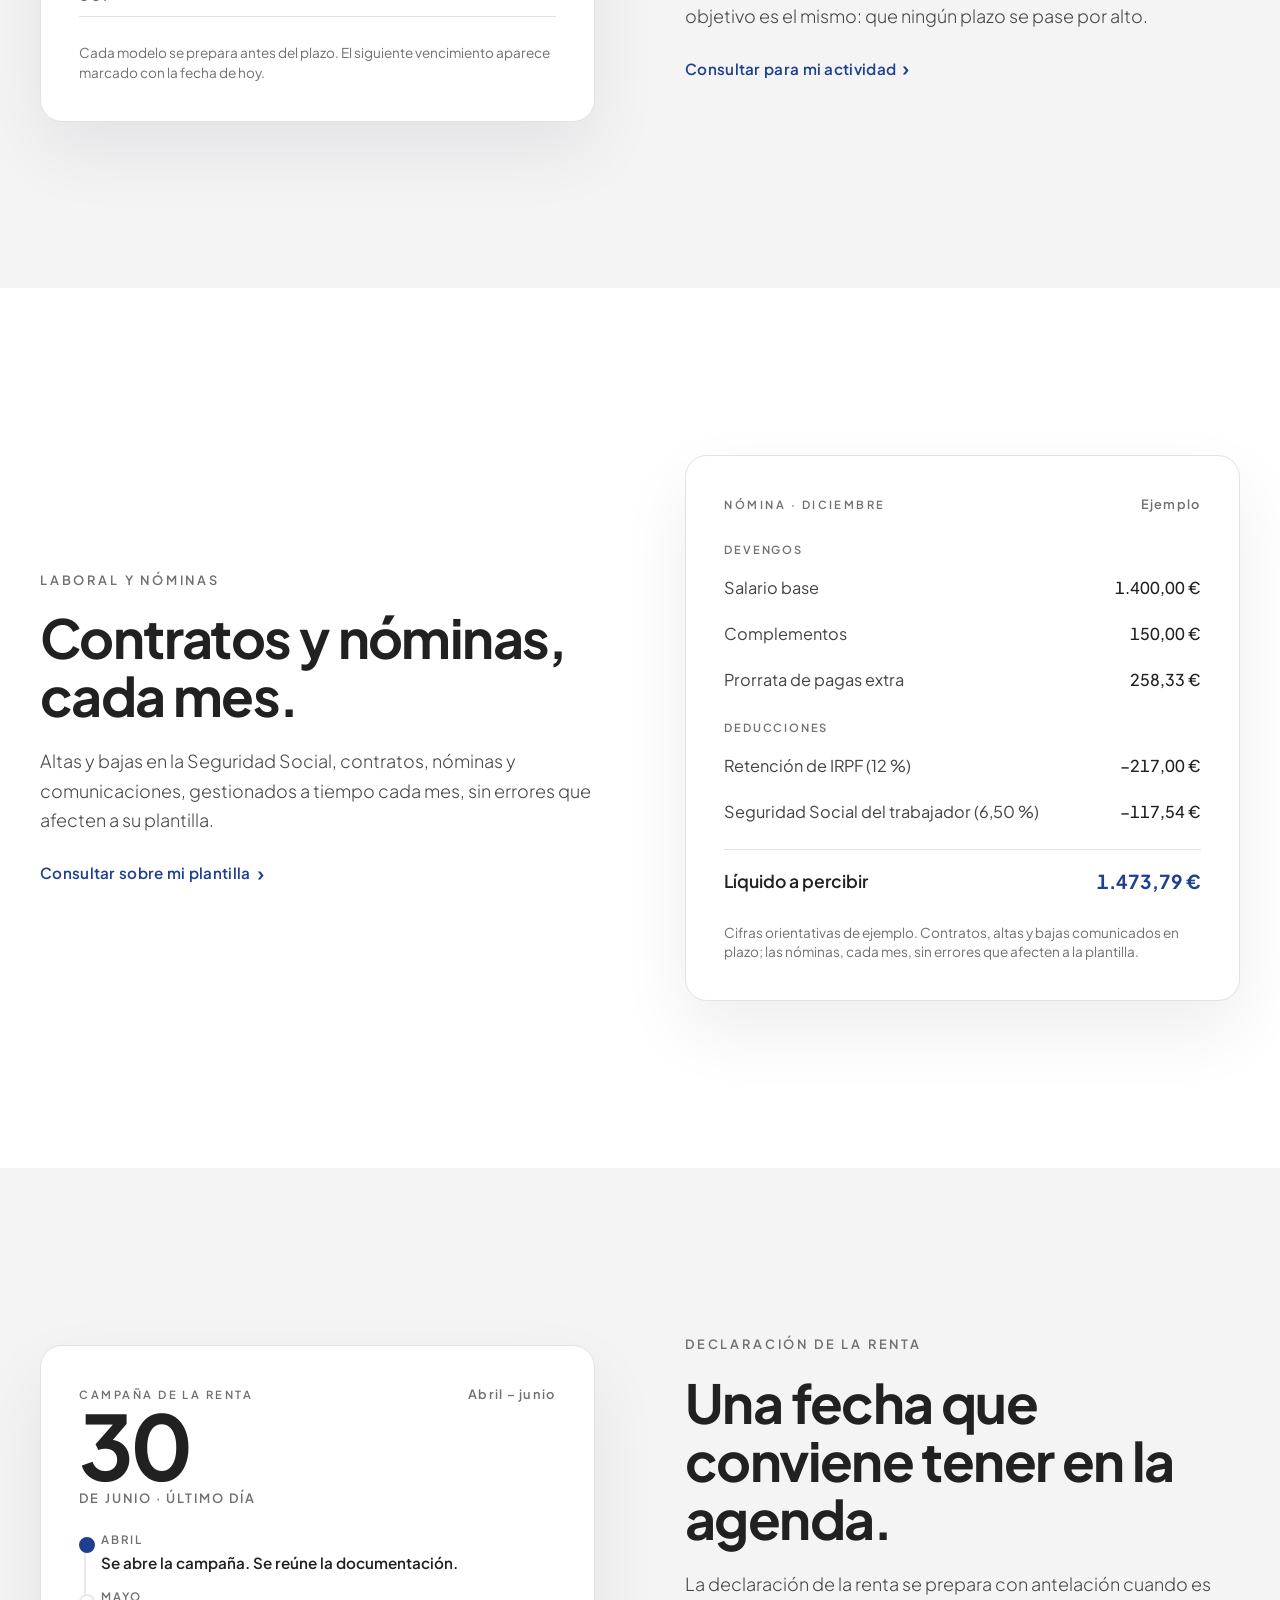
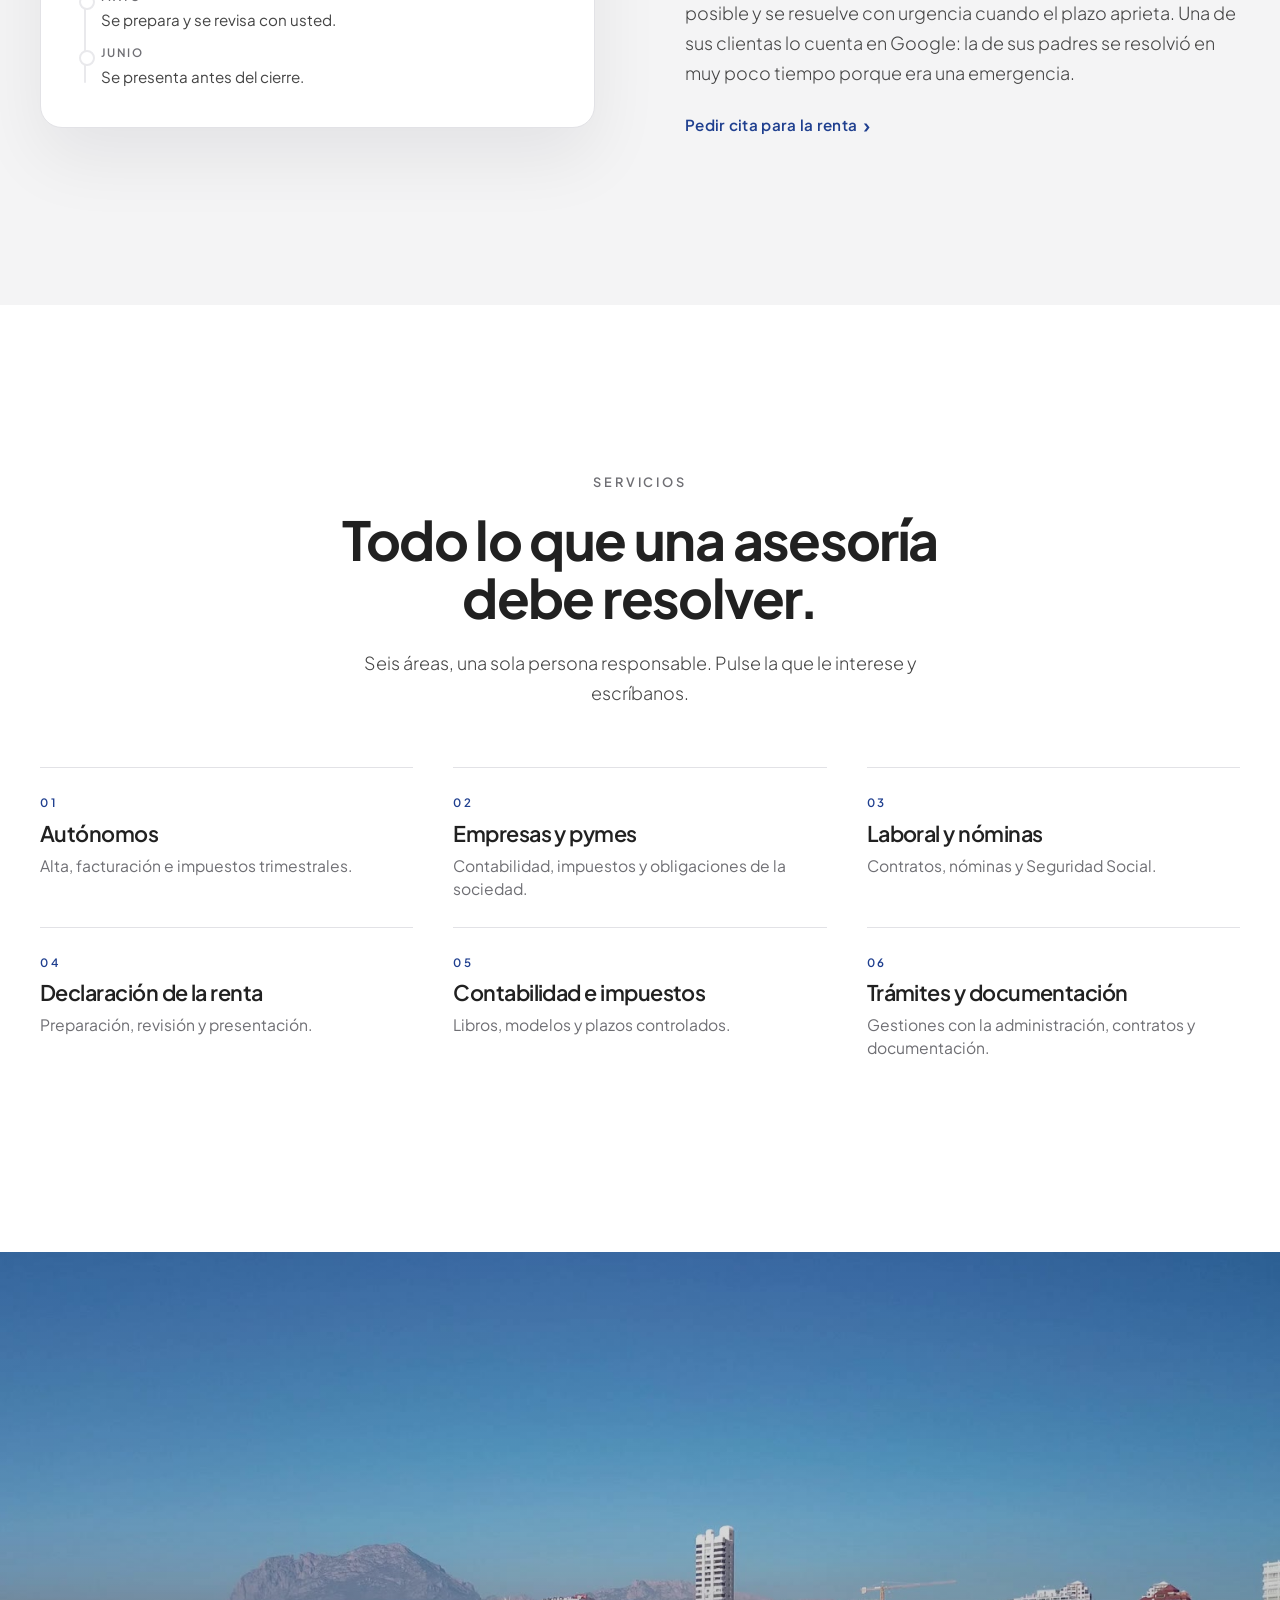
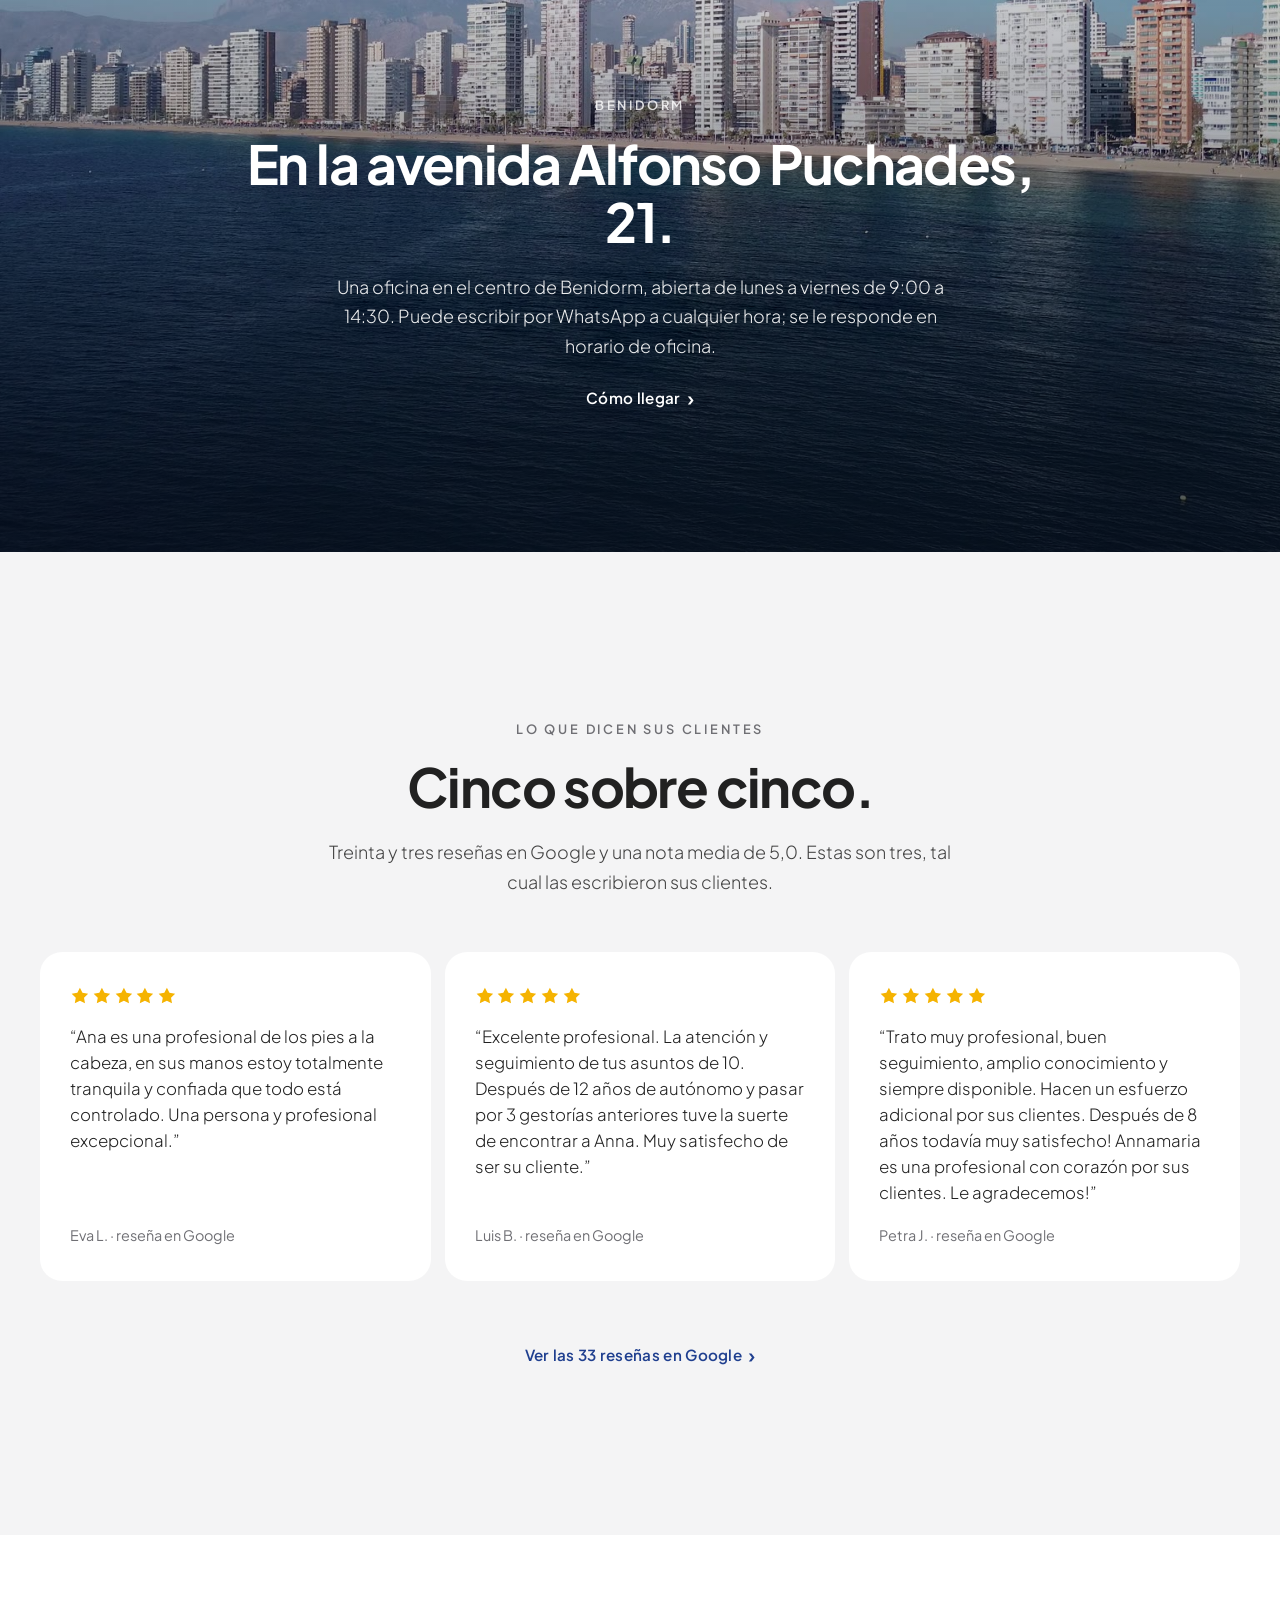
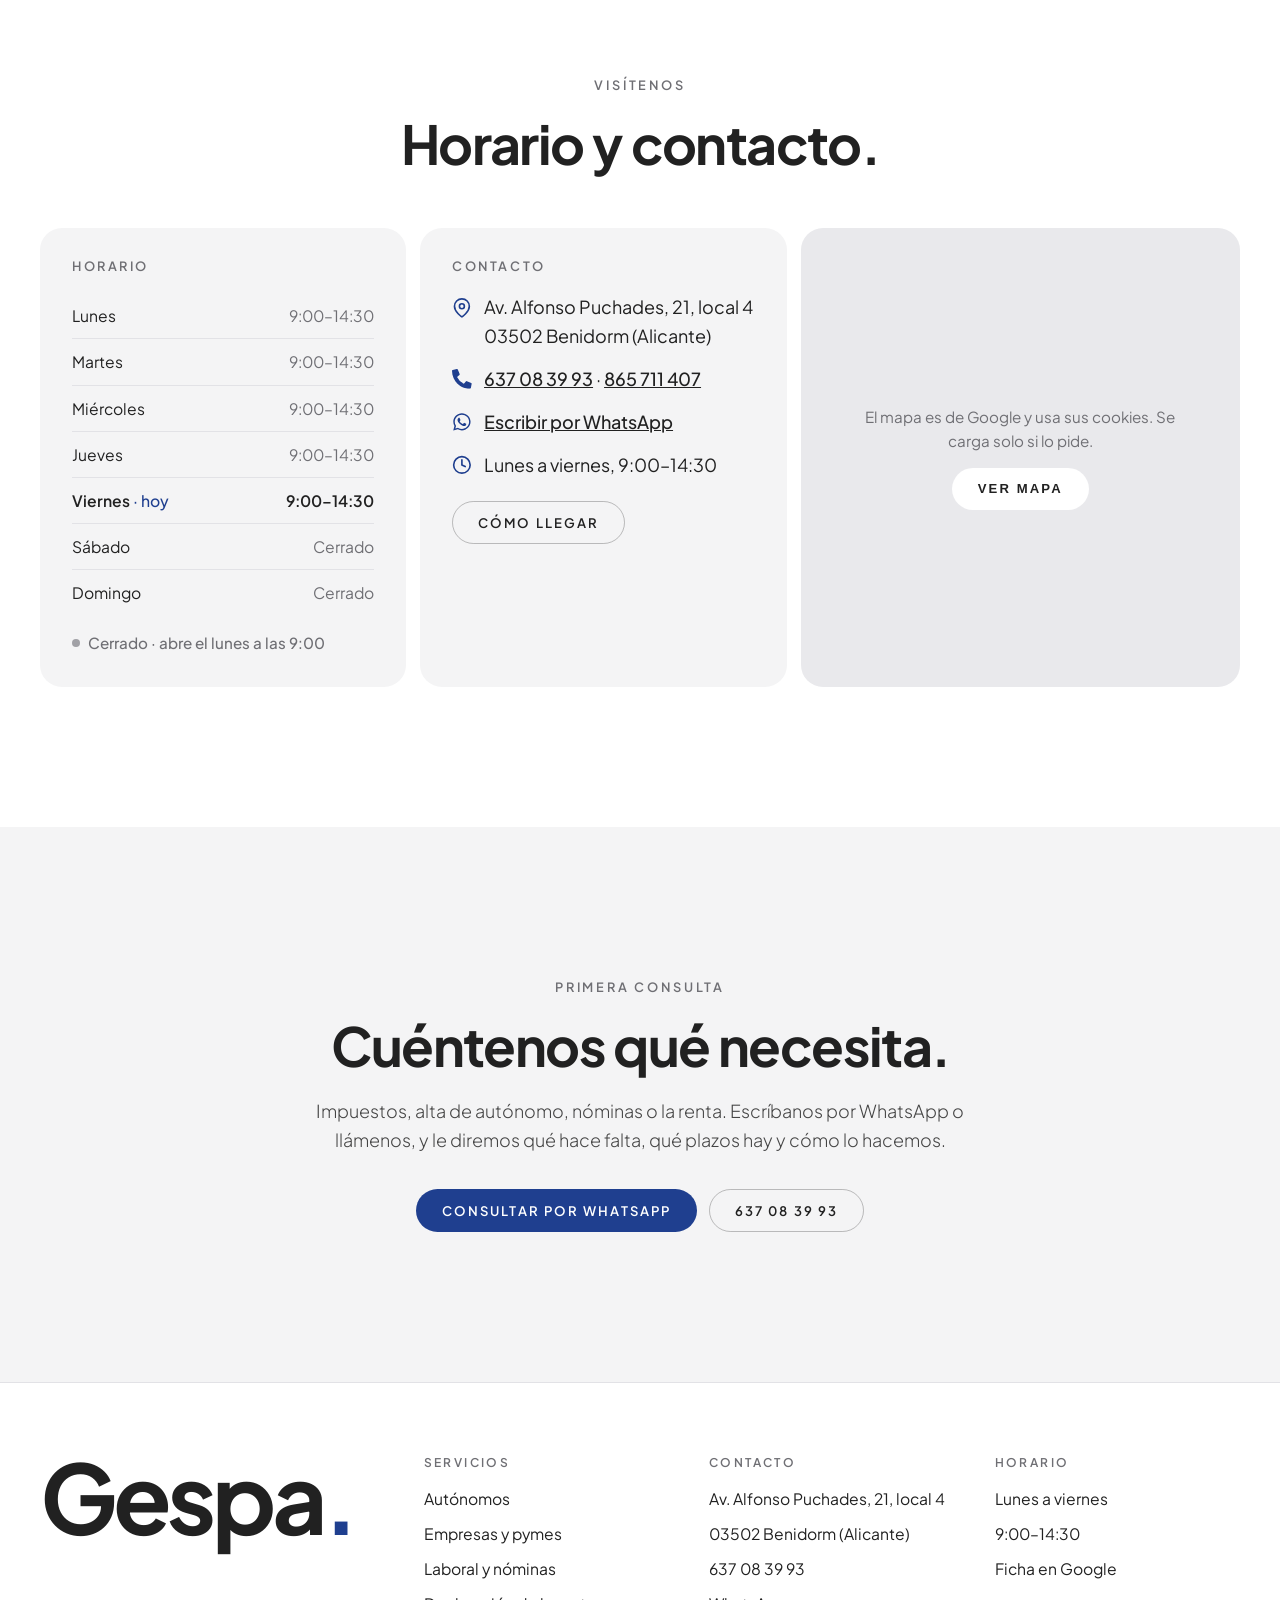
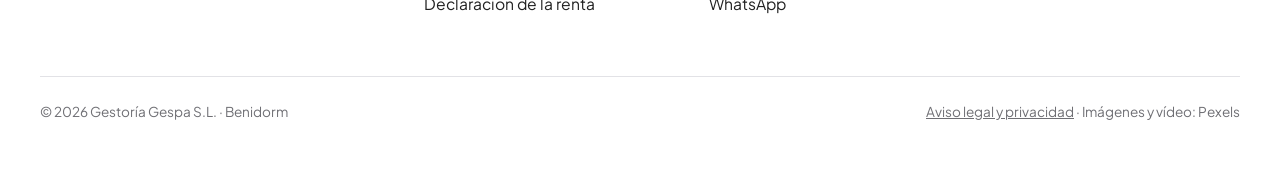
<file: gespa/index.html>
<!DOCTYPE html>
<html lang="es">
<head>
<meta charset="utf-8">
<meta name="viewport" content="width=device-width, initial-scale=1">
<title>Gespa Asesoría · Gestoría en Benidorm</title>
<meta name="description" content="Gespa, asesoría fiscal, contable y laboral en Benidorm. Autónomos, pymes, nóminas y declaración de la renta con trato directo. Av. Alfonso Puchades 21.">
<meta name="robots" content="noindex"> <!-- DEMO: quitar al publicar -->
<meta property="og:title" content="Gespa Asesoría · Gestoría en Benidorm">
<meta property="og:description" content="Asesoría fiscal, contable y laboral en Benidorm, con trato directo.">
<meta name="theme-color" content="#ffffff">
<link rel="icon" href="img/favicon.svg" type="image/svg+xml">
<link rel="stylesheet" href="fonts/fonts.css">
<script type="application/ld+json">
{
  "@context": "https://schema.org",
  "@type": "AccountingService",
  "name": "Gestoría Gespa",
  "alternateName": "Gespa Asesoría",
  "description": "Asesoría fiscal, contable y laboral en Benidorm: autónomos, pymes, nóminas y declaración de la renta.",
  "image": "img/hero.jpg",
  "telephone": "+34637083993",
  "address": {
    "@type": "PostalAddress",
    "streetAddress": "Av. Alfonso Puchades, 21, local 4",
    "addressLocality": "Benidorm",
    "postalCode": "03502",
    "addressRegion": "Alicante",
    "addressCountry": "ES"
  },
  "openingHoursSpecification": [
    { "@type": "OpeningHoursSpecification", "dayOfWeek": ["Monday","Tuesday","Wednesday","Thursday","Friday"], "opens": "09:00", "closes": "14:30" }
  ],
  "sameAs": ["https://www.google.com/maps/search/?api=1&query=Gestoria+Gespa+Benidorm"],
  "priceRange": "€€"
}
</script>
<style>
/* ===== Tokens (lenguaje Rolex: blanco, gris muy claro, un color de marca, mayúsculas espaciadas) ===== */
:root{
  --bg:#ffffff; --bg2:#f4f4f5; --bg3:#e9e9ec;
  --txt:#212121; --txt2:#444; --muted:#6f6f74; --line:#e2e2e6;
  --acc:#1f3f8f; --acc2:#2a4fae;
  --wa:#25d366; --wa-txt:#062b18;
  --r:22px;
  --ease:cubic-bezier(.23,1,.32,1);
}
*{box-sizing:border-box}
html{-webkit-text-size-adjust:100%;scroll-behavior:smooth}
body{margin:0;font:400 18px/1.6 'Jakarta',system-ui,-apple-system,"Segoe UI",Roboto,Helvetica,Arial,sans-serif;color:var(--txt);background:var(--bg);-webkit-font-smoothing:antialiased}
img,video{max-width:100%;display:block}
a{color:inherit}
h1,h2,h3{margin:0;font-weight:700;letter-spacing:-.03em;line-height:1.05}
p{margin:0}
.contenedor{width:min(1200px,100% - 3rem);margin-inline:auto}
:focus-visible{outline:2px solid var(--acc2);outline-offset:3px}
.icono{width:1.1em;height:1.1em;fill:none;stroke:currentColor;stroke-width:2;stroke-linecap:round;stroke-linejoin:round;flex:none}
.icono.relleno{fill:currentColor;stroke:none}

/* Sobretítulo, titular, cuerpo: la tríada de Rolex */
.sobre{font-size:.8rem;font-weight:600;letter-spacing:.22em;text-transform:uppercase;color:var(--muted)}
.titular{font-size:clamp(2rem,4.2vw,3.6rem);letter-spacing:-.03em;line-height:1.08;margin:18px 0 22px}
.cuerpo{font-size:clamp(1.08rem,1.4vw,1.28rem);line-height:1.65;color:var(--txt2);max-width:50ch;font-weight:300}
.cuerpo b{font-weight:600;color:var(--txt)}
.cuerpo + .cuerpo{margin-top:1em}
.mas{display:inline-flex;align-items:center;gap:.4em;margin-top:26px;color:var(--acc);font-weight:600;text-decoration:none;font-size:.95rem;letter-spacing:.02em}
.mas::after{content:"›";font-size:1.35em;line-height:1;transition:transform .5s var(--ease)}
@media (hover:hover) and (pointer:fine){.mas:hover{text-decoration:underline}.mas:hover::after{transform:translateX(3px)}}

/* Botones: pastilla, mayúsculas espaciadas, hover suave */
.btn{display:inline-flex;align-items:center;justify-content:center;gap:.6em;padding:1.05em 1.9em;border-radius:999px;font-weight:600;font-size:.82rem;letter-spacing:.16em;text-transform:uppercase;line-height:1;text-decoration:none;border:1px solid transparent;cursor:pointer;
     transition:transform .5s var(--ease),box-shadow .5s var(--ease),background .3s ease,border-color .3s ease}
.btn:active{transform:scale(.97)}
.btn-acc{background:var(--acc);color:#fff}
.btn-wa{background:var(--wa);color:var(--wa-txt)}
.btn-linea{background:transparent;color:var(--txt);border-color:rgba(33,33,33,.28)}
.btn-blanco{background:#fff;color:var(--txt)}
.btn-cristal{background:rgba(255,255,255,.14);color:#fff;border-color:rgba(255,255,255,.45)}
@media (hover:hover) and (pointer:fine){
  .btn:hover{transform:translateY(-2px)}
  .btn-acc:hover{background:var(--acc2);box-shadow:0 16px 36px rgba(31,63,143,.25)}
  .btn-wa:hover{box-shadow:0 16px 36px rgba(37,211,102,.25)}
  .btn-linea:hover{border-color:var(--txt)}
  .btn-cristal:hover{background:rgba(255,255,255,.24)}
}

/* Cabecera fina, marca centrada como Rolex */
.top{position:fixed;inset:0 0 auto 0;z-index:60;height:64px;display:flex;align-items:center;transition:background .4s ease,box-shadow .4s ease,color .3s ease}
.top .contenedor{display:grid;grid-template-columns:1fr auto 1fr;align-items:center;gap:16px}
.top,.top a{color:#fff}
.top.solida{background:rgba(255,255,255,.86);backdrop-filter:blur(18px);-webkit-backdrop-filter:blur(18px);box-shadow:0 1px 0 var(--line)}
.top.solida,.top.solida a{color:var(--txt)}
.marca{justify-self:center;font-weight:700;letter-spacing:-.03em;font-size:1.35rem;text-decoration:none}
.marca b{color:#9db8ff}
.top.solida .marca b{color:var(--acc)}
.nav{display:none;gap:26px;justify-self:start}
.nav a{text-decoration:none;font-size:.8rem;font-weight:600;letter-spacing:.12em;text-transform:uppercase;opacity:.85;transition:opacity .3s ease}
@media (hover:hover){.nav a:hover{opacity:1}}
@media (min-width:960px){.nav{display:flex}}
.top-acciones{justify-self:end;display:flex;gap:8px}
.top .btn{padding:.8em 1.2em;font-size:.72rem}
.top .btn-tel{display:none}
@media (min-width:600px){.top .btn-tel{display:inline-flex}}

/* Portada: vídeo, sobretítulo espaciado, nombre gigante */
.hero{position:relative;min-height:100svh;display:grid;place-items:center;text-align:center;overflow:hidden;color:#fff;padding:140px 0 120px;background:radial-gradient(120% 90% at 50% 115%,#6b7f9f 0%,#33445f 40%,#131c2e 100%)}
.hero::before{content:"";position:absolute;inset:-30%;background:radial-gradient(38% 38% at 32% 32%,rgba(255,255,255,.16),transparent 62%);animation:luz 16s ease-in-out infinite alternate;pointer-events:none}
@keyframes luz{to{transform:translate(18%,14%)}}
.hero::after{content:"";position:absolute;inset:0;background:linear-gradient(180deg,rgba(0,0,0,0) 60%,rgba(10,16,30,.35) 100%)}
.hero .contenedor{position:relative;z-index:2;max-width:980px}
.hero .sobre{color:rgba(255,255,255,.8);margin-bottom:22px}
.hero h1{font-size:clamp(4rem,13vw,10.5rem);letter-spacing:-.05em;line-height:.9}
.hero h1 b{color:#9db8ff}
.hero .sub{font-size:clamp(1.05rem,1.6vw,1.3rem);font-weight:300;color:rgba(255,255,255,.88);max-width:44ch;margin:28px auto 38px;line-height:1.55}
.hero .acciones{display:flex;flex-wrap:wrap;justify-content:center;gap:12px}
.hero .valoracion{display:inline-flex;align-items:center;gap:8px;margin-top:34px;color:rgba(255,255,255,.9);font-size:.92rem;text-decoration:none;letter-spacing:.04em}
.hero .valoracion .estrella{color:#ffd166}
.hero .estado{display:block;margin-top:10px;color:rgba(255,255,255,.7);font-size:.9rem}
.hero .estado:empty{display:none}
.hero .estado.abierto{color:#8ff0b3}
@supports (animation-timeline: scroll()){
  .hero .contenedor{animation:heroSale linear both;animation-timeline:scroll(root);animation-range:0 80vh}
  @keyframes heroSale{to{transform:translateY(-60px);opacity:0}}
}

/* Intro (como la entrada de Rolex): párrafo grande centrado sobre degradado suave */
.introduccion{background:linear-gradient(180deg,#fff 0%,var(--bg2) 100%);text-align:center;padding:clamp(90px,12vw,150px) 0}
.introduccion p{font-size:clamp(1.35rem,2.6vw,2.15rem);font-weight:300;line-height:1.35;letter-spacing:-.015em;max-width:30ch;margin:0 auto;color:var(--txt)}
.introduccion p b{font-weight:600}

/* Gráficos a medida (calendario fiscal, nómina, renta) */
.grafico{border-radius:var(--r);background:#fff;border:1px solid var(--line);box-shadow:0 30px 70px rgba(20,20,30,.07);padding:clamp(26px,3vw,40px);display:flex;flex-direction:column;justify-content:space-between;overflow:hidden}
.blanco .grafico{background:var(--bg2);box-shadow:none}
.grafico .cabecera{display:flex;justify-content:space-between;align-items:baseline;gap:12px}
.grafico .cabecera .sobre{font-size:.7rem}
.grafico .cabecera .anio{font-size:.8rem;color:var(--muted);font-weight:600;letter-spacing:.1em}
.filas-cal{display:grid;gap:0;margin:26px 0}
.fila-cal{display:grid;grid-template-columns:auto 1fr auto;align-items:center;gap:16px;padding:14px 0;border-top:1px solid var(--line)}
.fila-cal:last-child{border-bottom:1px solid var(--line)}
.fila-cal .dia{font-size:clamp(1.8rem,2.6vw,2.4rem);font-weight:700;letter-spacing:-.04em;line-height:1;min-width:2.2ch}
.fila-cal .dia small{display:block;font-size:.72rem;font-weight:600;letter-spacing:.14em;text-transform:uppercase;color:var(--muted);margin-top:4px}
.fila-cal .que{font-size:.98rem;line-height:1.35}
.fila-cal .que small{display:block;color:var(--muted);font-size:.82rem;margin-top:2px}
.fila-cal .estado-cal{font-size:.68rem;letter-spacing:.14em;text-transform:uppercase;color:var(--muted);font-weight:600}
.fila-cal.proximo .dia,.fila-cal.proximo .que{color:var(--acc)}
.fila-cal.proximo .estado-cal{color:#fff;background:var(--acc);padding:6px 10px;border-radius:999px}
.fila-cal.pasado{opacity:.45}
.grafico .nota{font-size:.85rem;color:var(--muted);line-height:1.45}
.nomina{display:grid;gap:12px;margin:26px 0 22px}
.nomina .grupo{font-size:.7rem;letter-spacing:.16em;text-transform:uppercase;color:var(--muted);font-weight:600;margin-top:10px}
.nomina .grupo:first-child{margin-top:0}
.nomina .linea{display:grid;grid-template-columns:1fr auto;align-items:center;gap:14px;font-size:1.02rem;color:var(--txt2);padding:4px 0}
.nomina .imp{font-variant-numeric:tabular-nums;font-weight:500;color:var(--txt)}
.nomina .linea.total{border-top:1px solid var(--line);margin-top:8px;padding-top:16px;font-weight:600;color:var(--txt);font-size:1.1rem}
.nomina .linea.total .imp{color:var(--acc);font-size:1.2rem;font-weight:700}
.renta-num{font-size:clamp(4rem,7vw,6.5rem);font-weight:700;letter-spacing:-.05em;line-height:.9}
.renta-num small{display:block;font-size:.8rem;font-weight:600;letter-spacing:.16em;text-transform:uppercase;color:var(--muted);margin-top:8px}
.pasos-renta{display:grid;gap:12px;margin:26px 0 0;position:relative;padding-left:22px}
.pasos-renta::before{content:"";position:absolute;left:5px;top:6px;bottom:6px;width:2px;background:var(--bg3);border-radius:2px}
.pasos-renta li{list-style:none;position:relative;font-size:.95rem;color:var(--txt2)}
.pasos-renta li::before{content:"";position:absolute;left:-22px;top:6px;width:12px;height:12px;border-radius:50%;background:#fff;border:2px solid var(--bg3)}
.pasos-renta li.activo{color:var(--txt);font-weight:600}
.pasos-renta li.activo::before{background:var(--acc);border-color:var(--acc)}
.pasos-renta li b{display:block;font-size:.72rem;letter-spacing:.14em;text-transform:uppercase;color:var(--muted);font-weight:600;margin-bottom:2px}
.dual .imagen.sin-foto{aspect-ratio:auto;background:none;overflow:visible;border-radius:0}
.titulo-seccion{text-align:center;padding:clamp(80px,10vw,130px) 0 0}

/* DualGrid: texto junto a imagen, alternando lado */
.dual{padding:clamp(100px,13vw,180px) 0}
.dual .contenedor{display:grid;gap:44px;align-items:center}
@media (min-width:900px){.dual .contenedor{grid-template-columns:1fr 1fr;gap:90px}.dual.invertido .texto{order:2}}
.dual .imagen{border-radius:var(--r);overflow:hidden;aspect-ratio:4/5;background:var(--bg2)}
.dual .imagen img{width:100%;height:100%;object-fit:cover;transform:scale(1.06);transition:transform 1.8s var(--ease)}
@media (hover:hover){.dual .imagen:hover img{transform:scale(1)}}
.dual.gris{background:var(--bg2)}

/* Servicios: lista sobria en tres columnas */
.lista{padding:clamp(100px,13vw,180px) 0}
.lista .cab{text-align:center;max-width:720px;margin:0 auto 60px}
.lista .cab .cuerpo{margin-inline:auto}
.columnas{display:grid;gap:0 40px}
@media (min-width:760px){.columnas{grid-template-columns:repeat(3,1fr)}}
.item{padding:26px 0;border-top:1px solid var(--line);text-decoration:none;display:block;transition:color .3s ease}
.item .sobre{font-size:.72rem;color:var(--acc)}
.item h3{font-size:1.35rem;letter-spacing:-.025em;margin:10px 0 8px;font-weight:600}
.item p{color:var(--muted);font-size:.98rem;line-height:1.5}
@media (hover:hover) and (pointer:fine){.item:hover h3{color:var(--acc)}}

/* Bloque a pantalla completa */
.bloque-foto{position:relative;min-height:100svh;display:grid;align-content:end;justify-items:center;text-align:center;color:#fff;overflow:hidden;padding:120px 0 140px}
.bloque-foto img,.bloque-foto video{position:absolute;inset:0;width:100%;height:100%;object-fit:cover;object-position:center 40%}
.bloque-foto::after{content:"";position:absolute;inset:0;background:linear-gradient(180deg,rgba(6,12,28,.15) 30%,rgba(6,12,28,.72))}
.bloque-foto .contenedor{position:relative;z-index:2;max-width:820px}
.bloque-foto .sobre{color:rgba(255,255,255,.82)}
.bloque-foto .titular{color:#fff;text-shadow:0 10px 60px rgba(0,0,0,.4)}
.bloque-foto .cuerpo{color:rgba(255,255,255,.92);margin-inline:auto;text-shadow:0 2px 20px rgba(0,0,0,.5)}
.bloque-foto .mas{color:#fff}

/* Opiniones */
.opiniones{background:var(--bg2);padding:clamp(100px,13vw,180px) 0}
.opiniones .cab{max-width:720px;margin:0 auto 56px;text-align:center}
.opiniones .cab .cuerpo{margin-inline:auto}
.quotes{display:grid;gap:14px}
@media (min-width:900px){.quotes{grid-template-columns:repeat(3,1fr)}}
.quote{background:#fff;border-radius:var(--r);padding:34px 30px;display:flex;flex-direction:column;gap:18px}
.quote .estrellas{color:#f5b301;display:flex;gap:2px}
.quote blockquote{margin:0;font-size:1.05rem;font-weight:300;line-height:1.55;flex:1}
.quote footer{color:var(--muted);font-size:.9rem}

/* Contacto */
.contacto{padding:clamp(80px,11vw,140px) 0}
.contacto .cab{text-align:center;margin-bottom:56px}
.info-grid{display:grid;gap:14px}
@media (min-width:960px){.info-grid{grid-template-columns:1fr 1fr 1.2fr}}
.tarj{background:var(--bg2);border-radius:var(--r);padding:32px}
.tarj h3{font-size:.8rem;letter-spacing:.2em;text-transform:uppercase;font-weight:600;color:var(--muted);margin-bottom:20px}
.tabla{width:100%;border-collapse:collapse}
.tabla td{padding:10px 0;border-top:1px solid var(--line);font-size:.98rem}
.tabla tr:first-child td{border-top:0}
.tabla td:last-child{text-align:right;color:var(--muted)}
.tabla tr.hoy td{font-weight:600;color:var(--txt)}
.tabla tr.hoy td:first-child::after{content:" · hoy";color:var(--acc);font-weight:500}
.estado{display:inline-flex;align-items:center;gap:8px;color:var(--muted);font-weight:500;font-size:.95rem;margin-top:16px}
.estado:empty{display:none}
.estado::before{content:"";width:8px;height:8px;border-radius:50%;background:#a1a1a6}
.estado.abierto{color:#1c7c3e}.estado.abierto::before{background:#2ecc71}
.datos{list-style:none;padding:0;margin:0 0 22px;display:grid;gap:14px}
.datos li{display:flex;gap:12px;align-items:flex-start}
.datos .icono{color:var(--acc);margin-top:.25em}
.datos a{font-weight:500}
.mapa{position:relative;border-radius:var(--r);overflow:hidden;background:var(--bg3);min-height:320px}
.mapa iframe{position:absolute;inset:0;width:100%;height:100%;border:0}
.mapa-aviso{position:absolute;inset:0;display:grid;place-content:center;text-align:center;padding:24px;gap:14px}
.mapa-aviso p{color:var(--muted);max-width:30ch;font-size:.95rem}
.mapa-aviso .btn{justify-self:center}

/* Cierre y pie */
.cierre{text-align:center;background:var(--bg2);padding:clamp(90px,12vw,150px) 0}
.cierre .cuerpo{margin:0 auto 34px}
.cierre .acciones{display:flex;flex-wrap:wrap;justify-content:center;gap:12px}
.pie{border-top:1px solid var(--line);padding:70px 0 120px}
@media (min-width:960px){.pie{padding-bottom:60px}}
.pie-grid{display:grid;gap:40px}
@media (min-width:900px){.pie-grid{grid-template-columns:1.4fr 1fr 1fr 1fr}}
.pie .marca-grande{font-size:clamp(3rem,8vw,6rem);font-weight:700;letter-spacing:-.05em;line-height:.9}
.pie .marca-grande b{color:var(--acc)}
.pie h4{margin:0 0 14px;font-size:.75rem;font-weight:600;letter-spacing:.2em;text-transform:uppercase;color:var(--muted)}
.pie ul{list-style:none;padding:0;margin:0;display:grid;gap:10px;font-size:.98rem}
.pie ul a{text-decoration:none}
@media (hover:hover){.pie ul a:hover{color:var(--acc)}}
.pie-bajo{display:flex;flex-wrap:wrap;justify-content:space-between;gap:10px;margin-top:60px;padding-top:24px;border-top:1px solid var(--line);color:var(--muted);font-size:.85rem}
.pie-bajo a{color:inherit}

/* Barra móvil */
.barra-movil{position:fixed;left:0;right:0;bottom:0;z-index:60;display:grid;grid-template-columns:1fr 1fr;gap:10px;padding:10px 12px calc(10px + env(safe-area-inset-bottom));background:rgba(255,255,255,.9);backdrop-filter:blur(14px);-webkit-backdrop-filter:blur(14px);border-top:1px solid var(--line)}
@media (min-width:960px){.barra-movil{display:none}}

/* Scroll-reveal */
.reveal{opacity:0;transform:translateY(26px);transition:opacity 1s var(--ease),transform 1s var(--ease)}
.reveal.visible{opacity:1;transform:none}
.reveal-hijos > *{opacity:0;transform:translateY(26px);transition:opacity 1s var(--ease),transform 1s var(--ease)}
.reveal-hijos.visible > *{opacity:1;transform:none}
.reveal-hijos.visible > :nth-child(2){transition-delay:.1s}
.reveal-hijos.visible > :nth-child(3){transition-delay:.2s}
.reveal-hijos.visible > :nth-child(4){transition-delay:.3s}
.reveal-hijos.visible > :nth-child(5){transition-delay:.4s}
.reveal-hijos.visible > :nth-child(6){transition-delay:.5s}
@media (prefers-reduced-motion:reduce){
  html{scroll-behavior:auto}
  .reveal,.reveal-hijos > *{opacity:1;transform:none;transition:none}
  .hero .contenedor{animation:none}
}
</style>
</head>
<body>

<svg width="0" height="0" style="position:absolute" aria-hidden="true">
  <symbol id="i-wa" viewBox="0 0 448 512"><path d="M380.9 97.1C339 55.1 283.2 32 223.9 32c-122.4 0-222 99.6-222 222 0 39.1 10.2 77.3 29.6 111L0 480l117.7-30.9c32.4 17.7 68.9 27 106.1 27h.1c122.3 0 224.1-99.6 224.1-222 0-59.3-25.2-115-67.1-157zm-157 341.6c-33.2 0-65.7-8.9-94-25.7l-6.7-4-69.8 18.3L72 359.2l-4.4-7c-18.5-29.4-28.2-63.3-28.2-98.2 0-101.7 82.8-184.5 184.6-184.5 49.3 0 95.6 19.2 130.4 54.1 34.8 34.9 56.2 81.2 56.1 130.5 0 101.8-84.9 184.6-186.6 184.6zm101.2-138.2c-5.5-2.8-32.8-16.2-37.9-18-5.1-1.9-8.8-2.8-12.5 2.8-3.7 5.6-14.3 18-17.6 21.8-3.2 3.7-6.5 4.2-12 1.4-32.6-16.3-54-29.1-75.5-66-5.7-9.8 5.7-9.1 16.3-30.3 1.8-3.7.9-6.9-.5-9.7-1.4-2.8-12.5-30.1-17.1-41.2-4.5-10.8-9.1-9.3-12.5-9.5-3.2-.2-6.9-.2-10.6-.2-3.7 0-9.7 1.4-14.8 6.9-5.1 5.6-19.4 19-19.4 46.3 0 27.3 19.9 53.7 22.6 57.4 2.8 3.7 39.1 59.7 94.8 83.8 35.2 15.2 49 16.5 66.6 13.9 10.7-1.6 32.8-13.4 37.4-26.4 4.6-13 4.6-24.1 3.2-26.4-1.3-2.5-5-3.9-10.5-6.6z"/></symbol>
  <symbol id="i-tel" viewBox="0 0 512 512"><path d="M497.39 361.8l-112-48a24 24 0 0 0-28 6.9l-49.6 60.6A370.66 370.66 0 0 1 130.6 204.11l60.6-49.6a23.94 23.94 0 0 0 6.9-28l-48-112A24.16 24.16 0 0 0 122.6.61l-104 24A24 24 0 0 0 0 48c0 256.5 207.9 464 464 464a24 24 0 0 0 23.4-18.6l24-104a24.29 24.29 0 0 0-14.01-27.6z"/></symbol>
  <symbol id="i-estrella" viewBox="0 0 24 24"><path d="M12 2l3.09 6.26L22 9.27l-5 4.87 1.18 6.88L12 17.77l-6.18 3.25L7 14.14 2 9.27l6.91-1.01L12 2z"/></symbol>
  <symbol id="i-pin" viewBox="0 0 24 24"><path d="M21 10c0 7-9 13-9 13s-9-6-9-13a9 9 0 0 1 18 0z"/><circle cx="12" cy="10" r="3"/></symbol>
  <symbol id="i-reloj" viewBox="0 0 24 24"><circle cx="12" cy="12" r="10"/><polyline points="12 6 12 12 16 14"/></symbol>
</svg>

<header class="top">
  <div class="contenedor">
    <nav class="nav" aria-label="Secciones">
      <a href="#servicios">Servicios</a>
      <a href="#quienes">Quiénes somos</a>
      <a href="#opiniones">Opiniones</a>
      <a href="#contacto">Contacto</a>
    </nav>
    <a class="marca" href="#inicio">Gespa<b>.</b></a>
    <div class="top-acciones">
      <a class="btn btn-cristal btn-tel" href="tel:+34637083993">Llamar</a>
      <a class="btn btn-wa" href="https://wa.me/34637083993?text=Hola%2C%20quiero%20hacer%20una%20consulta" target="_blank" rel="noopener"><svg class="icono relleno"><use href="#i-wa"/></svg> WhatsApp</a>
    </div>
  </div>
</header>

<main>

<!-- Portada -->
<section class="hero" id="inicio">
  <div class="contenedor">
    <div class="sobre">Asesoría fiscal, contable y laboral · Benidorm</div>
    <h1>Gespa<b>.</b></h1>
    <p class="sub">Asesoría de trato directo en Benidorm. Sus impuestos, sus nóminas y su renta, presentados en plazo por quien conoce su caso.</p>
    <div class="acciones">
      <a class="btn btn-acc" href="https://wa.me/34637083993?text=Hola%2C%20quiero%20hacer%20una%20consulta" target="_blank" rel="noopener">Consultar por WhatsApp</a>
      <a class="btn btn-cristal" href="tel:+34637083993">637 08 39 93</a>
    </div>
    <a class="valoracion" href="https://www.google.com/maps/search/?api=1&query=Gestoria+Gespa+Benidorm" target="_blank" rel="noopener"><svg class="icono relleno estrella"><use href="#i-estrella"/></svg> 5,0 en Google · 33 reseñas</a>
    <span class="estado" data-estado aria-live="polite"></span>
  </div>
</section>

<!-- Introducción -->
<section class="introduccion">
  <div class="contenedor reveal">
    <p>Una asesoría de trato directo en el centro de Benidorm. Una manera de trabajar en la que cada plazo, cada modelo y cada nómina tienen nombre y responsable.</p>
  </div>
</section>

<!-- Título de la serie de bloques -->
<div class="titulo-seccion" id="servicios">
  <div class="contenedor reveal">
    <div class="sobre">El trabajo de cada día</div>
    <h2 class="titular">Lo que hacemos cada mes.</h2>
  </div>
</div>

<!-- Quiénes somos -->
<section class="dual" id="quienes">
  <div class="contenedor">
    <div class="texto reveal">
      <div class="sobre">Trato directo</div>
      <h2 class="titular">Le atiende quien lleva sus asuntos.</h2>
      <p class="cuerpo">En Gespa le atiende directamente Annamaria, titular de la asesoría. Conoce su caso desde el primer día y lo sigue personalmente: qué hay que presentar, cuándo y con qué documentación.</p>
      <p class="cuerpo">Sus clientes lo resumen en sus reseñas con dos palabras que se repiten: seguimiento y profesionalidad. Algunos llevan ocho años con ella; otros llegaron después de pasar por varias gestorías.</p>
      <a class="mas" href="https://wa.me/34637083993?text=Hola%2C%20quiero%20hacer%20una%20consulta" target="_blank" rel="noopener">Hacer una consulta</a>
    </div>
    <div class="imagen reveal"><img src="img/hero.jpg" alt="Oficina de Gespa Asesoría en Benidorm" width="1104" height="1470" loading="lazy" style="object-position:center 60%"></div>
  </div>
</section>

<!-- Autónomos y pymes -->
<section class="dual invertido gris">
  <div class="contenedor">
    <div class="texto reveal">
      <div class="sobre">Autónomos y pymes</div>
      <h2 class="titular">El calendario fiscal, bajo control.</h2>
      <p class="cuerpo">Alta de actividad, facturación, impuestos trimestrales, contabilidad y obligaciones de la sociedad. Cada modelo se prepara con antelación y se presenta en plazo, y se le avisa de lo que toca antes de que toque.</p>
      <p class="cuerpo">Tanto si acaba de darse de alta como si lleva años con su pyme, el objetivo es el mismo: que ningún plazo se pase por alto.</p>
      <a class="mas" href="https://wa.me/34637083993?text=Hola%2C%20quiero%20informaci%C3%B3n%20sobre%20aut%C3%B3nomos" target="_blank" rel="noopener">Consultar para mi actividad</a>
    </div>
    <div class="imagen sin-foto reveal">
      <div class="grafico" id="calendario" aria-label="Calendario fiscal trimestral">
        <div class="cabecera"><span class="sobre">Calendario fiscal · trimestral</span><span class="anio" data-anio>2026</span></div>
        <div class="filas-cal">
          <div class="fila-cal" data-mes="1" data-dia="30"><div class="dia">30<small>ene</small></div><div class="que">IVA y pagos a cuenta del 4.º trimestre<small>Modelos 303 y 130 · resumen anual</small></div><span class="estado-cal">4T</span></div>
          <div class="fila-cal" data-mes="4" data-dia="20"><div class="dia">20<small>abr</small></div><div class="que">IVA y pagos a cuenta del 1.er trimestre<small>Modelos 303 y 130</small></div><span class="estado-cal">1T</span></div>
          <div class="fila-cal" data-mes="7" data-dia="20"><div class="dia">20<small>jul</small></div><div class="que">IVA y pagos a cuenta del 2.º trimestre<small>Modelos 303 y 130</small></div><span class="estado-cal">2T</span></div>
          <div class="fila-cal" data-mes="10" data-dia="20"><div class="dia">20<small>oct</small></div><div class="que">IVA y pagos a cuenta del 3.er trimestre<small>Modelos 303 y 130</small></div><span class="estado-cal">3T</span></div>
        </div>
        <p class="nota">Cada modelo se prepara antes del plazo. El siguiente vencimiento aparece marcado con la fecha de hoy.</p>
      </div>
    </div>
  </div>
</section>

<!-- Laboral -->
<section class="dual">
  <div class="contenedor">
    <div class="texto reveal">
      <div class="sobre">Laboral y nóminas</div>
      <h2 class="titular">Contratos y nóminas, cada mes.</h2>
      <p class="cuerpo">Altas y bajas en la Seguridad Social, contratos, nóminas y comunicaciones, gestionados a tiempo cada mes, sin errores que afecten a su plantilla.</p>
      <a class="mas" href="https://wa.me/34637083993?text=Hola%2C%20quiero%20informaci%C3%B3n%20sobre%20n%C3%B3minas%20y%20contratos" target="_blank" rel="noopener">Consultar sobre mi plantilla</a>
    </div>
    <div class="imagen sin-foto reveal">
      <div class="grafico" aria-label="Estructura de una nómina">
        <div class="cabecera"><span class="sobre">Nómina · <span data-mes-nombre>mes</span></span><span class="anio">Ejemplo</span></div>
        <div class="nomina">
          <div class="grupo">Devengos</div>
          <div class="linea"><span>Salario base</span><span class="imp">1.400,00 €</span></div>
          <div class="linea"><span>Complementos</span><span class="imp">150,00 €</span></div>
          <div class="linea"><span>Prorrata de pagas extra</span><span class="imp">258,33 €</span></div>
          <div class="grupo">Deducciones</div>
          <div class="linea"><span>Retención de IRPF (12 %)</span><span class="imp">−217,00 €</span></div>
          <div class="linea"><span>Seguridad Social del trabajador (6,50 %)</span><span class="imp">−117,54 €</span></div>
          <div class="linea total"><span>Líquido a percibir</span><span class="imp">1.473,79 €</span></div>
        </div>
        <p class="nota">Cifras orientativas de ejemplo. Contratos, altas y bajas comunicados en plazo; las nóminas, cada mes, sin errores que afecten a la plantilla.</p>
      </div>
    </div>
  </div>
</section>

<!-- Renta -->
<section class="dual invertido gris">
  <div class="contenedor">
    <div class="texto reveal">
      <div class="sobre">Declaración de la renta</div>
      <h2 class="titular">Una fecha que conviene tener en la agenda.</h2>
      <p class="cuerpo">La declaración de la renta se prepara con antelación cuando es posible y se resuelve con urgencia cuando el plazo aprieta. Una de sus clientas lo cuenta en Google: la de sus padres se resolvió en muy poco tiempo porque era una emergencia.</p>
      <a class="mas" href="https://wa.me/34637083993?text=Hola%2C%20quiero%20hacer%20la%20declaraci%C3%B3n%20de%20la%20renta" target="_blank" rel="noopener">Pedir cita para la renta</a>
    </div>
    <div class="imagen sin-foto reveal">
      <div class="grafico" aria-label="Campaña de la renta">
        <div class="cabecera"><span class="sobre">Campaña de la renta</span><span class="anio">Abril – junio</span></div>
        <div class="renta-num">30<small>de junio · último día</small></div>
        <ul class="pasos-renta">
          <li class="activo"><b>Abril</b>Se abre la campaña. Se reúne la documentación.</li>
          <li><b>Mayo</b>Se prepara y se revisa con usted.</li>
          <li><b>Junio</b>Se presenta antes del cierre.</li>
        </ul>
      </div>
    </div>
  </div>
</section>

<!-- Todos los servicios -->
<section class="lista">
  <div class="contenedor">
    <div class="cab reveal">
      <div class="sobre">Servicios</div>
      <h2 class="titular">Todo lo que una asesoría debe resolver.</h2>
      <p class="cuerpo">Seis áreas, una sola persona responsable. Pulse la que le interese y escríbanos.</p>
    </div>
    <div class="columnas reveal-hijos">
      <a class="item" href="https://wa.me/34637083993?text=Hola%2C%20quiero%20informaci%C3%B3n%20sobre%20aut%C3%B3nomos" target="_blank" rel="noopener"><div class="sobre">01</div><h3>Autónomos</h3><p>Alta, facturación e impuestos trimestrales.</p></a>
      <a class="item" href="https://wa.me/34637083993?text=Hola%2C%20quiero%20informaci%C3%B3n%20para%20mi%20empresa" target="_blank" rel="noopener"><div class="sobre">02</div><h3>Empresas y pymes</h3><p>Contabilidad, impuestos y obligaciones de la sociedad.</p></a>
      <a class="item" href="https://wa.me/34637083993?text=Hola%2C%20quiero%20informaci%C3%B3n%20sobre%20n%C3%B3minas%20y%20contratos" target="_blank" rel="noopener"><div class="sobre">03</div><h3>Laboral y nóminas</h3><p>Contratos, nóminas y Seguridad Social.</p></a>
      <a class="item" href="https://wa.me/34637083993?text=Hola%2C%20quiero%20hacer%20la%20declaraci%C3%B3n%20de%20la%20renta" target="_blank" rel="noopener"><div class="sobre">04</div><h3>Declaración de la renta</h3><p>Preparación, revisión y presentación.</p></a>
      <a class="item" href="https://wa.me/34637083993?text=Hola%2C%20quiero%20informaci%C3%B3n%20sobre%20contabilidad" target="_blank" rel="noopener"><div class="sobre">05</div><h3>Contabilidad e impuestos</h3><p>Libros, modelos y plazos controlados.</p></a>
      <a class="item" href="https://wa.me/34637083993?text=Hola%2C%20necesito%20hacer%20un%20tr%C3%A1mite" target="_blank" rel="noopener"><div class="sobre">06</div><h3>Trámites y documentación</h3><p>Gestiones con la administración, contratos y documentación.</p></a>
    </div>
  </div>
</section>

<!-- Benidorm -->
<section class="bloque-foto" id="benidorm">
  <video class="bucle" muted loop playsinline preload="none" poster="img/benidorm-poster.jpg" data-src="img/benidorm.mp4" data-src-movil="img/benidorm-movil.mp4" aria-hidden="true"></video>
  <div class="contenedor reveal">
    <div class="sobre">Benidorm</div>
    <h2 class="titular">En la avenida Alfonso Puchades, 21.</h2>
    <p class="cuerpo">Una oficina en el centro de Benidorm, abierta de lunes a viernes de 9:00 a 14:30. Puede escribir por WhatsApp a cualquier hora; se le responde en horario de oficina.</p>
    <a class="mas" href="https://www.google.com/maps/dir/?api=1&destination=Avinguda+Alfonso+Puchades+21%2C+Benidorm" target="_blank" rel="noopener">Cómo llegar</a>
  </div>
</section>

<!-- Opiniones -->
<section class="opiniones" id="opiniones">
  <div class="contenedor">
    <div class="cab reveal">
      <div class="sobre">Lo que dicen sus clientes</div>
      <h2 class="titular">Cinco sobre cinco.</h2>
      <p class="cuerpo">Treinta y tres reseñas en Google y una nota media de 5,0. Estas son tres, tal cual las escribieron sus clientes.</p>
    </div>
    <div class="quotes reveal-hijos">
      <article class="quote"><div class="estrellas" aria-label="5 estrellas"><svg class="icono relleno"><use href="#i-estrella"/></svg><svg class="icono relleno"><use href="#i-estrella"/></svg><svg class="icono relleno"><use href="#i-estrella"/></svg><svg class="icono relleno"><use href="#i-estrella"/></svg><svg class="icono relleno"><use href="#i-estrella"/></svg></div><blockquote>“Ana es una profesional de los pies a la cabeza, en sus manos estoy totalmente tranquila y confiada que todo está controlado. Una persona y profesional excepcional.”</blockquote><footer>Eva L. · reseña en Google</footer></article>
      <article class="quote"><div class="estrellas" aria-label="5 estrellas"><svg class="icono relleno"><use href="#i-estrella"/></svg><svg class="icono relleno"><use href="#i-estrella"/></svg><svg class="icono relleno"><use href="#i-estrella"/></svg><svg class="icono relleno"><use href="#i-estrella"/></svg><svg class="icono relleno"><use href="#i-estrella"/></svg></div><blockquote>“Excelente profesional. La atención y seguimiento de tus asuntos de 10. Después de 12 años de autónomo y pasar por 3 gestorías anteriores tuve la suerte de encontrar a Anna. Muy satisfecho de ser su cliente.”</blockquote><footer>Luis B. · reseña en Google</footer></article>
      <article class="quote"><div class="estrellas" aria-label="5 estrellas"><svg class="icono relleno"><use href="#i-estrella"/></svg><svg class="icono relleno"><use href="#i-estrella"/></svg><svg class="icono relleno"><use href="#i-estrella"/></svg><svg class="icono relleno"><use href="#i-estrella"/></svg><svg class="icono relleno"><use href="#i-estrella"/></svg></div><blockquote>“Trato muy profesional, buen seguimiento, amplio conocimiento y siempre disponible. Hacen un esfuerzo adicional por sus clientes. Después de 8 años todavía muy satisfecho! Annamaria es una profesional con corazón por sus clientes. Le agradecemos!”</blockquote><footer>Petra J. · reseña en Google</footer></article>
    </div>
    <div style="text-align:center;margin-top:36px" class="reveal"><a class="mas" href="https://www.google.com/maps/search/?api=1&query=Gestoria+Gespa+Benidorm" target="_blank" rel="noopener">Ver las 33 reseñas en Google</a></div>
  </div>
</section>

<!-- Contacto -->
<section class="contacto" id="contacto">
  <div class="contenedor">
    <div class="cab reveal">
      <div class="sobre">Visítenos</div>
      <h2 class="titular">Horario y contacto.</h2>
    </div>
    <div class="info-grid reveal-hijos">
      <div class="tarj">
        <h3>Horario</h3>
        <table class="tabla" id="tabla-horario">
          <tr data-dia="1" data-tramos="09:00-14:30"><td>Lunes</td><td>9:00–14:30</td></tr>
          <tr data-dia="2" data-tramos="09:00-14:30"><td>Martes</td><td>9:00–14:30</td></tr>
          <tr data-dia="3" data-tramos="09:00-14:30"><td>Miércoles</td><td>9:00–14:30</td></tr>
          <tr data-dia="4" data-tramos="09:00-14:30"><td>Jueves</td><td>9:00–14:30</td></tr>
          <tr data-dia="5" data-tramos="09:00-14:30"><td>Viernes</td><td>9:00–14:30</td></tr>
          <tr data-dia="6" data-tramos=""><td>Sábado</td><td>Cerrado</td></tr>
          <tr data-dia="7" data-tramos=""><td>Domingo</td><td>Cerrado</td></tr>
        </table>
        <span class="estado" data-estado aria-live="polite"></span>
      </div>
      <div class="tarj">
        <h3>Contacto</h3>
        <ul class="datos">
          <li><svg class="icono"><use href="#i-pin"/></svg><span>Av. Alfonso Puchades, 21, local 4<br>03502 Benidorm (Alicante)</span></li>
          <li><svg class="icono relleno"><use href="#i-tel"/></svg><span><a href="tel:+34637083993">637 08 39 93</a> · <a href="tel:+34865711407">865 711 407</a></span></li>
          <li><svg class="icono relleno"><use href="#i-wa"/></svg><a href="https://wa.me/34637083993?text=Hola%2C%20quiero%20hacer%20una%20consulta" target="_blank" rel="noopener">Escribir por WhatsApp</a></li>
          <li><svg class="icono"><use href="#i-reloj"/></svg><span>Lunes a viernes, 9:00–14:30</span></li>
        </ul>
        <a class="btn btn-linea" href="https://www.google.com/maps/dir/?api=1&destination=Avinguda+Alfonso+Puchades+21%2C+Benidorm" target="_blank" rel="noopener">Cómo llegar</a>
      </div>
      <div class="mapa" id="mapa" data-src="https://maps.google.com/maps?q=Avinguda+Alfonso+Puchades+21%2C+Benidorm&z=17&output=embed">
        <div class="mapa-aviso">
          <p>El mapa es de Google y usa sus cookies. Se carga solo si lo pide.</p>
          <button class="btn btn-blanco" type="button" id="cargar-mapa">Ver mapa</button>
        </div>
      </div>
    </div>
  </div>
</section>

<!-- Cierre -->
<section class="cierre">
  <div class="contenedor reveal">
    <div class="sobre">Primera consulta</div>
    <h2 class="titular">Cuéntenos qué necesita.</h2>
    <p class="cuerpo">Impuestos, alta de autónomo, nóminas o la renta. Escríbanos por WhatsApp o llámenos, y le diremos qué hace falta, qué plazos hay y cómo lo hacemos.</p>
    <div class="acciones">
      <a class="btn btn-acc" href="https://wa.me/34637083993?text=Hola%2C%20quiero%20hacer%20una%20consulta" target="_blank" rel="noopener">Consultar por WhatsApp</a>
      <a class="btn btn-linea" href="tel:+34637083993">637 08 39 93</a>
    </div>
  </div>
</section>

</main>

<footer class="pie">
  <div class="contenedor">
    <div class="pie-grid">
      <div><div class="marca-grande">Gespa<b>.</b></div></div>
      <div><h4>Servicios</h4><ul><li><a href="#servicios">Autónomos</a></li><li><a href="#servicios">Empresas y pymes</a></li><li><a href="#servicios">Laboral y nóminas</a></li><li><a href="#servicios">Declaración de la renta</a></li></ul></div>
      <div><h4>Contacto</h4><ul><li>Av. Alfonso Puchades, 21, local 4</li><li>03502 Benidorm (Alicante)</li><li><a href="tel:+34637083993">637 08 39 93</a></li><li><a href="https://wa.me/34637083993" target="_blank" rel="noopener">WhatsApp</a></li></ul></div>
      <div><h4>Horario</h4><ul><li>Lunes a viernes</li><li>9:00–14:30</li><li><a href="https://www.google.com/maps/search/?api=1&query=Gestoria+Gespa+Benidorm" target="_blank" rel="noopener">Ficha en Google</a></li></ul></div>
    </div>
    <div class="pie-bajo">
      <span>© <span id="anio">2026</span> Gestoría Gespa S.L. · Benidorm</span>
      <span><a href="aviso-legal.html">Aviso legal y privacidad</a> · Imágenes y vídeo: Pexels</span>
    </div>
  </div>
</footer>

<div class="barra-movil" aria-label="Contacto rápido">
  <a class="btn btn-linea" href="tel:+34637083993"><svg class="icono relleno"><use href="#i-tel"/></svg> Llamar</a>
  <a class="btn btn-wa" href="https://wa.me/34637083993?text=Hola%2C%20quiero%20hacer%20una%20consulta" target="_blank" rel="noopener"><svg class="icono relleno"><use href="#i-wa"/></svg> WhatsApp</a>
</div>

<script>
(function(){
  var q=function(s,c){return (c||document).querySelector(s);};
  var qa=function(s,c){return Array.prototype.slice.call((c||document).querySelectorAll(s));};
  var anio=q('#anio'); if(anio) anio.textContent=new Date().getFullYear();
  var quieto = window.matchMedia && matchMedia('(prefers-reduced-motion: reduce)').matches;

  /* Vídeos en bucle: se cargan y reproducen solo cuando entran en pantalla */
  var bucles=qa('video.bucle');
  if(bucles.length && !quieto && 'IntersectionObserver' in window){
    var iov=new IntersectionObserver(function(es){
      es.forEach(function(e){
        var el=e.target;
        if(e.isIntersecting){
          if(!el.getAttribute('src')){ var movil=el.getAttribute('data-src-movil'); el.src=(movil && window.innerWidth<800)?movil:el.getAttribute('data-src'); el.load(); }
          var pr=el.play(); if(pr && pr.catch){ pr.catch(function(){}); }
        } else if(el.getAttribute('src')){ el.pause(); }
      });
    },{rootMargin:'200px 0px'});
    bucles.forEach(function(el){ iov.observe(el); });
  }

  /* Calendario fiscal: marcar el próximo vencimiento con la fecha de hoy */
  var hoyF=new Date(), anioEl=q('[data-anio]'); if(anioEl) anioEl.textContent=hoyF.getFullYear();
  var filasCal=qa('.fila-cal'), marcado=false;
  filasCal.forEach(function(f){
    var m=+f.getAttribute('data-mes'), d=+f.getAttribute('data-dia');
    var fecha=new Date(hoyF.getFullYear(), m-1, d, 23, 59);
    if(fecha<hoyF){ f.classList.add('pasado'); }
    else if(!marcado){ f.classList.add('proximo'); f.querySelector('.estado-cal').textContent='Próximo'; marcado=true; }
  });
  if(!marcado && filasCal.length){ filasCal.forEach(function(f){f.classList.remove('pasado');}); filasCal[0].classList.add('proximo'); filasCal[0].querySelector('.estado-cal').textContent='Próximo'; }
  var mesEl=q('[data-mes-nombre]'); if(mesEl){ mesEl.textContent=['enero','febrero','marzo','abril','mayo','junio','julio','agosto','septiembre','octubre','noviembre','diciembre'][hoyF.getMonth()]; }

  /* Cabecera de cristal al bajar */
  var top=q('.top');
  function cab(){ if(top) top.classList.toggle('solida', window.scrollY>40); }
  cab(); window.addEventListener('scroll',cab,{passive:true});

  /* Scroll-reveal */
  var objetivos=qa('.reveal, .reveal-hijos');
  if('IntersectionObserver' in window && !quieto){
    var io=new IntersectionObserver(function(es){ es.forEach(function(e){ if(e.isIntersecting){ e.target.classList.add('visible'); io.unobserve(e.target); } }); },{rootMargin:'0px 0px -10% 0px',threshold:.05});
    objetivos.forEach(function(el){ io.observe(el); });
  } else { objetivos.forEach(function(el){ el.classList.add('visible'); }); }

  /* Estado "Abierto ahora / Cerrado" con hora de España */
  var DIAS=['lunes','martes','miércoles','jueves','viernes','sábado','domingo'];
  var SEM={Mon:1,Tue:2,Wed:3,Thu:4,Fri:5,Sat:6,Sun:7};
  var filas=qa('#tabla-horario tr[data-dia]'), horario={};
  filas.forEach(function(tr){
    horario[+tr.getAttribute('data-dia')]=(tr.getAttribute('data-tramos')||'').split(',').filter(Boolean).map(function(t){
      return t.split('-').map(function(h){var p=h.split(':');return (+p[0])*60+(+p[1]||0);});
    });
  });
  var partes={};
  try{ new Intl.DateTimeFormat('en-GB',{timeZone:'Europe/Madrid',weekday:'short',hour:'2-digit',minute:'2-digit',hourCycle:'h23'}).formatToParts(new Date()).forEach(function(p){partes[p.type]=p.value;}); }catch(e){}
  var dia=SEM[partes.weekday], ahora=(+partes.hour)*60+(+partes.minute);
  if(dia && !isNaN(ahora)){
    filas.forEach(function(tr){ if(+tr.getAttribute('data-dia')===dia) tr.classList.add('hoy'); });
    var hh=function(m){return Math.floor(m/60)+':'+('0'+(m%60)).slice(-2);};
    var txt='', abierto=false, hoy=horario[dia]||[];
    for(var i=0;i<hoy.length;i++){
      if(ahora>=hoy[i][0] && ahora<hoy[i][1]){abierto=true;txt='Abierto ahora · cierra a las '+hh(hoy[i][1]);break;}
      if(ahora<hoy[i][0]){txt='Cerrado · abre a las '+hh(hoy[i][0]);break;}
    }
    if(!txt){ for(var d=1;d<=7;d++){ var n=((dia-1+d)%7)+1, tramos=horario[n]||[]; if(tramos.length){txt='Cerrado · abre '+(d===1?'mañana':'el '+DIAS[n-1])+' a las '+hh(tramos[0][0]);break;} } }
    if(txt){ qa('[data-estado]').forEach(function(el){el.textContent=txt;el.classList.add(abierto?'abierto':'cerrado');}); }
  }

  /* Mapa de Google al pulsar */
  var btn=q('#cargar-mapa');
  if(btn){ btn.addEventListener('click',function(){
    var cont=q('#mapa'), f=document.createElement('iframe');
    f.src=cont.getAttribute('data-src'); f.title='Mapa de Google con la ubicación'; f.loading='lazy';
    f.setAttribute('allowfullscreen',''); f.setAttribute('referrerpolicy','no-referrer-when-downgrade');
    cont.innerHTML=''; cont.appendChild(f);
  }); }
})();
</script>
</body>
</html>
</file>
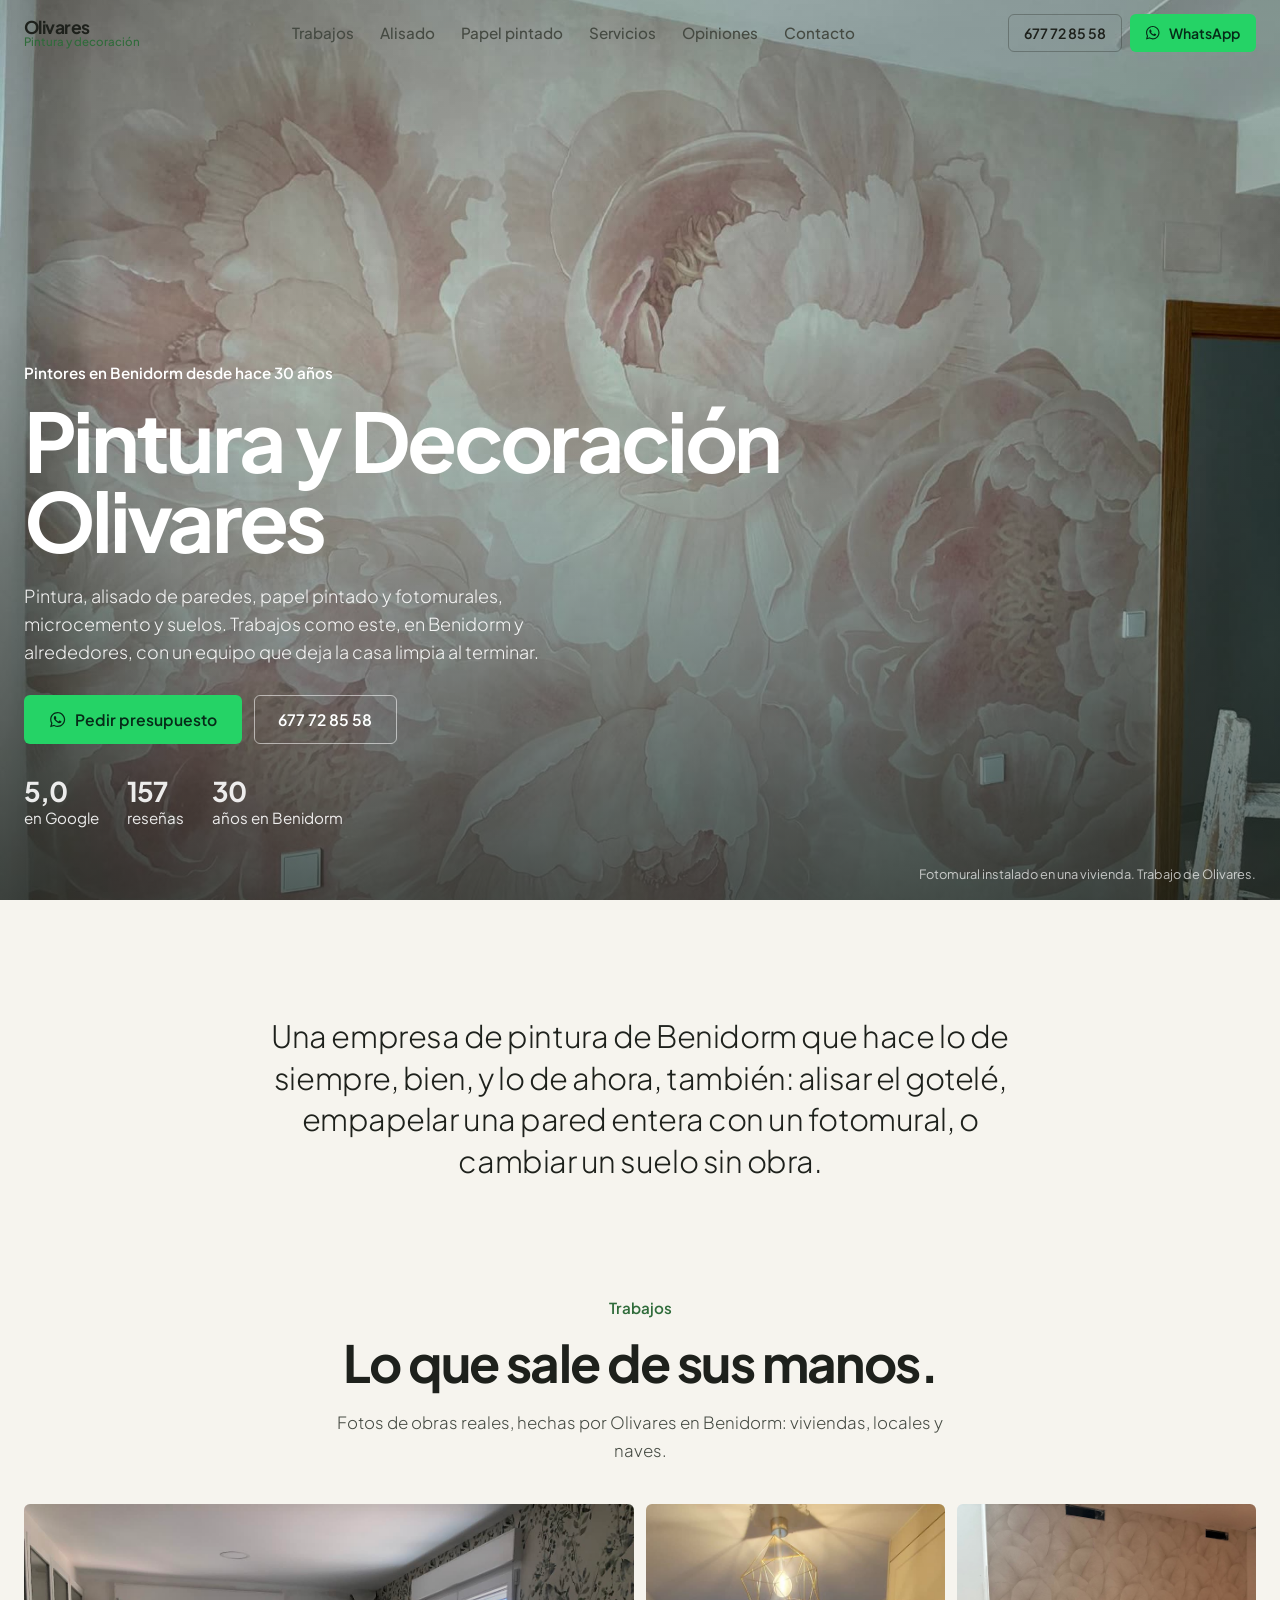
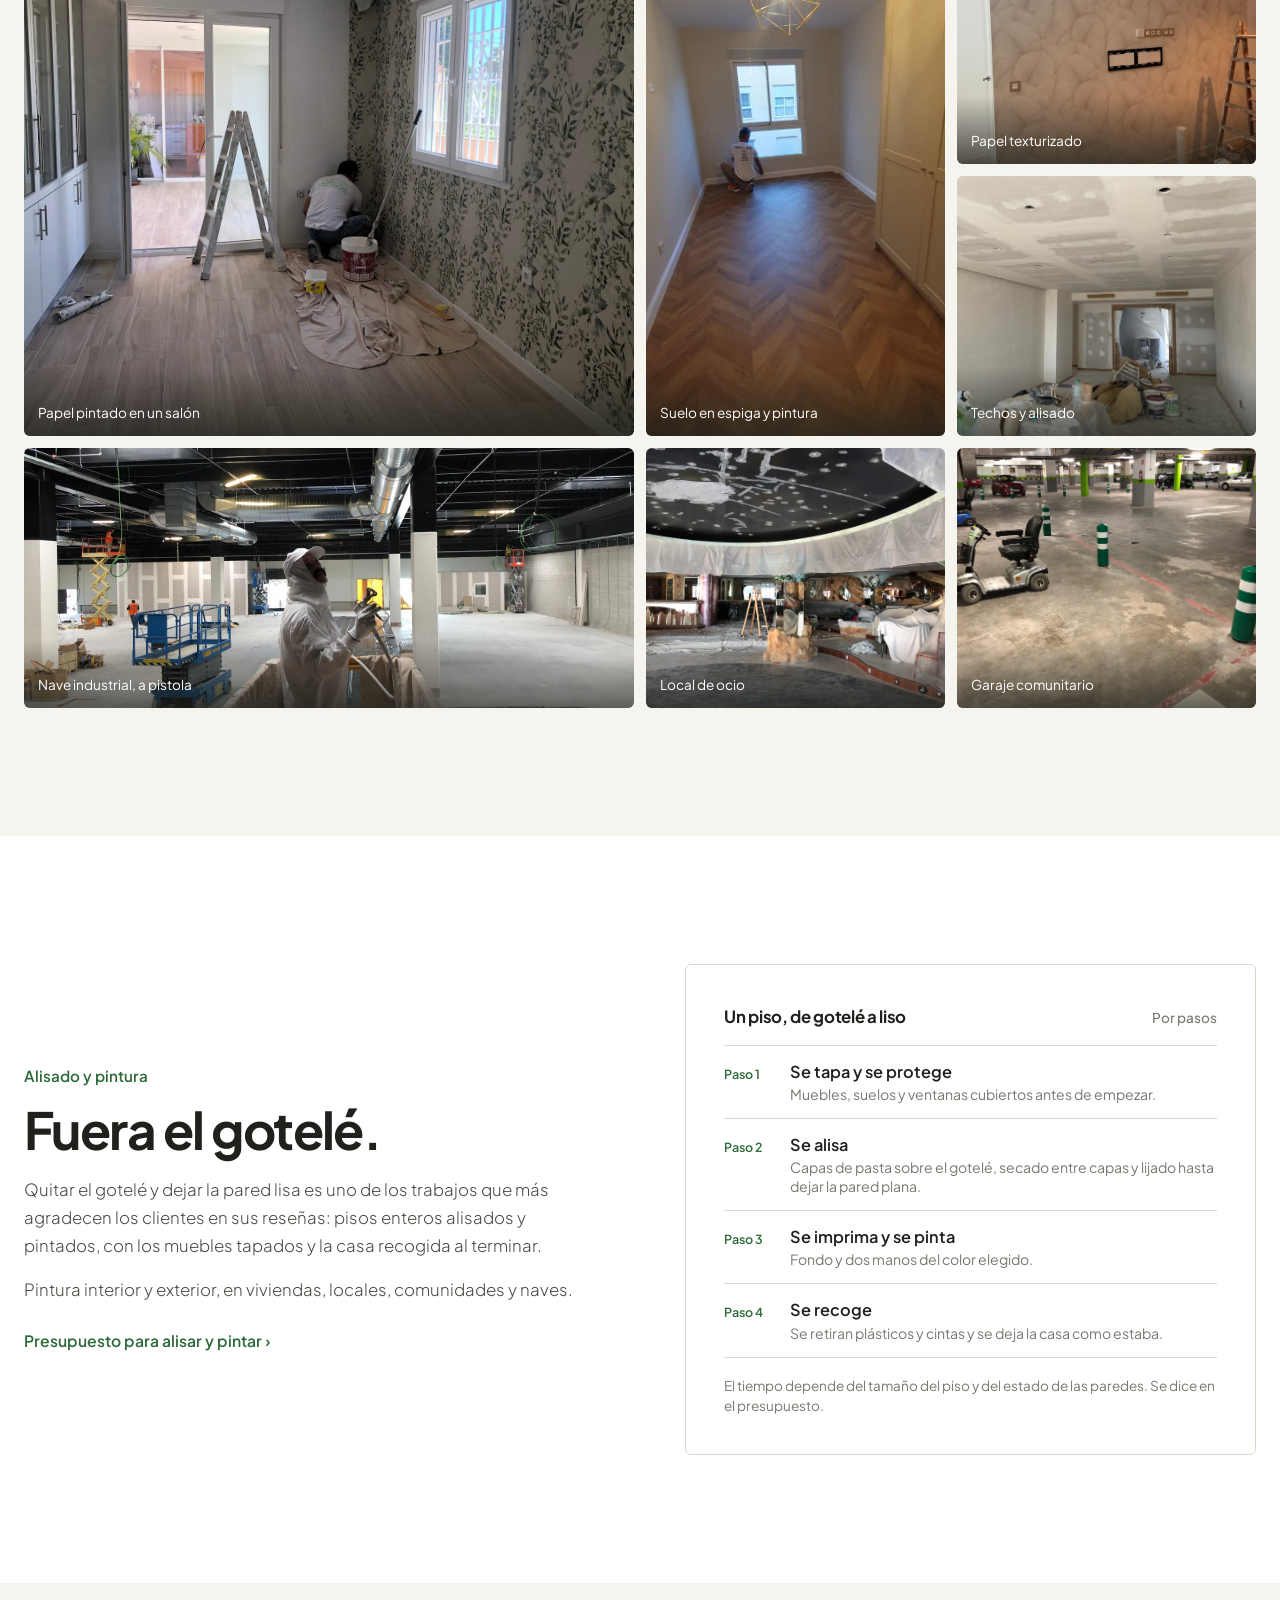
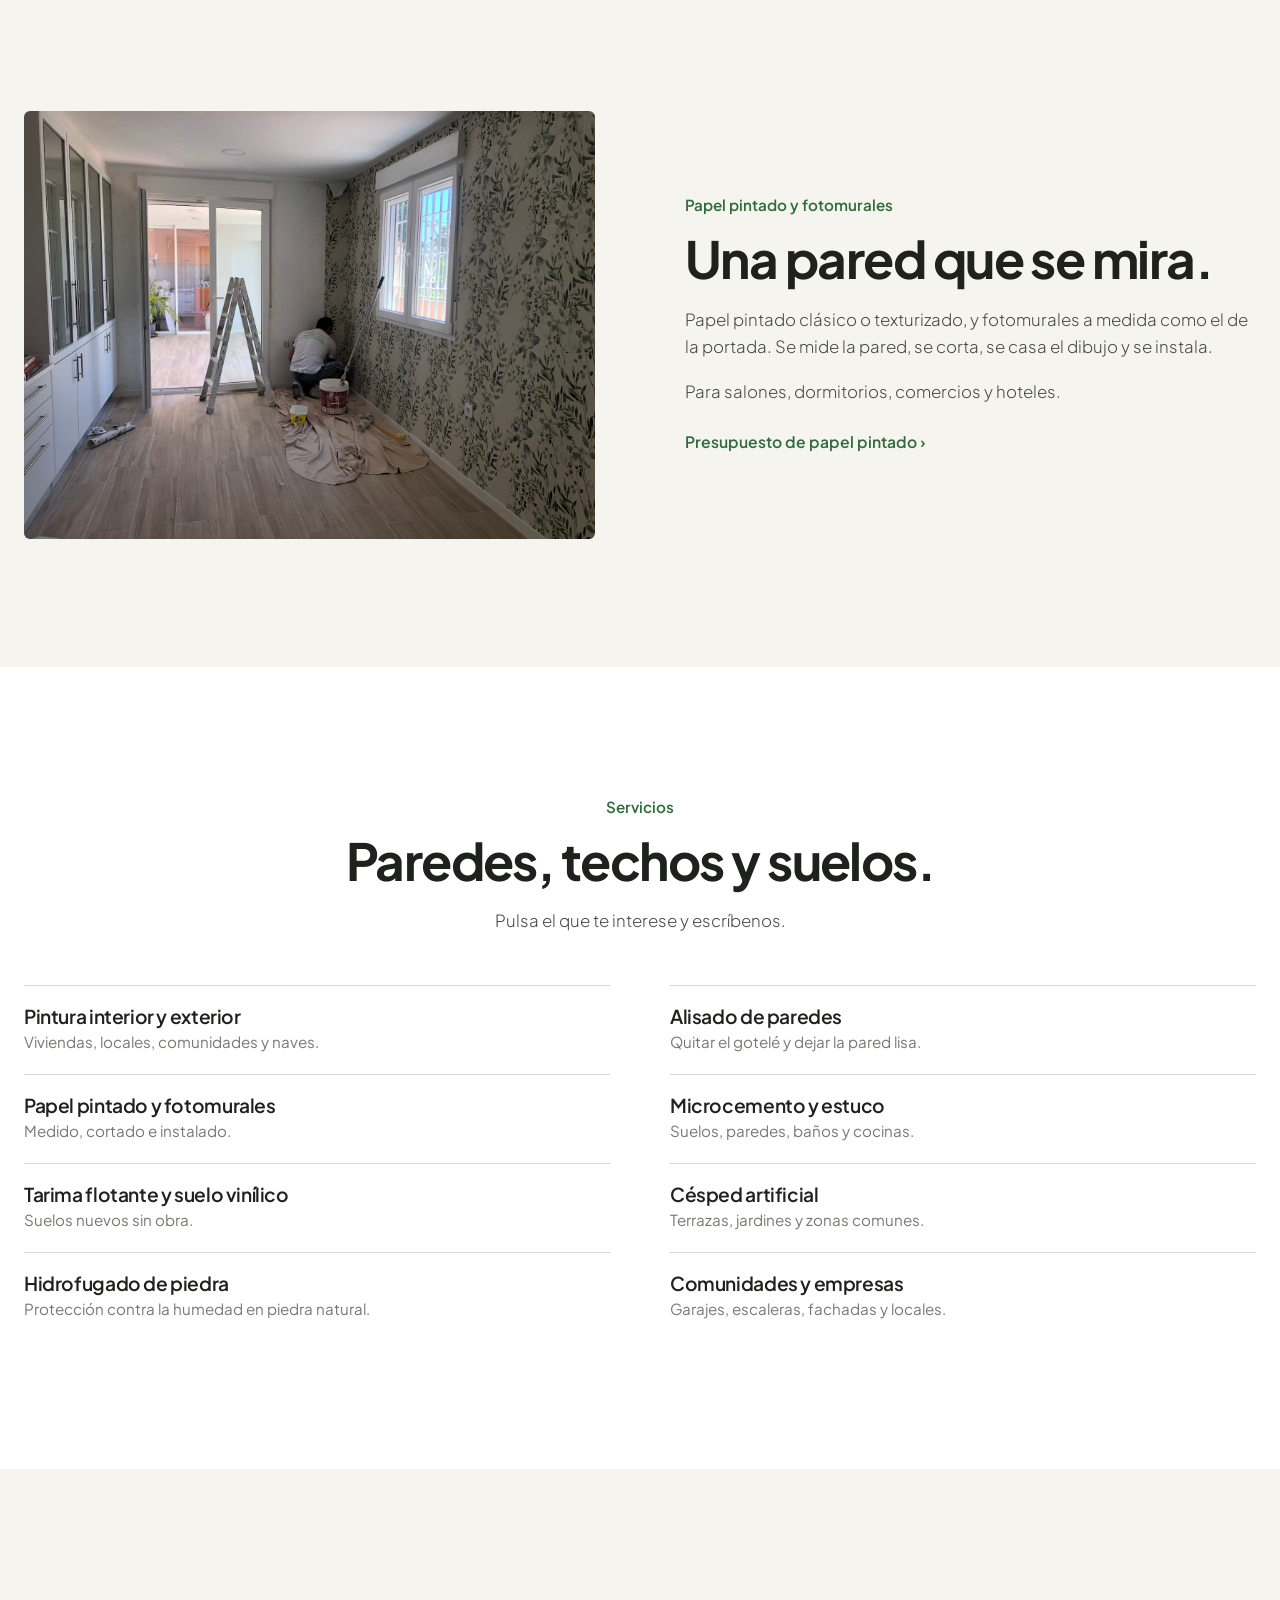
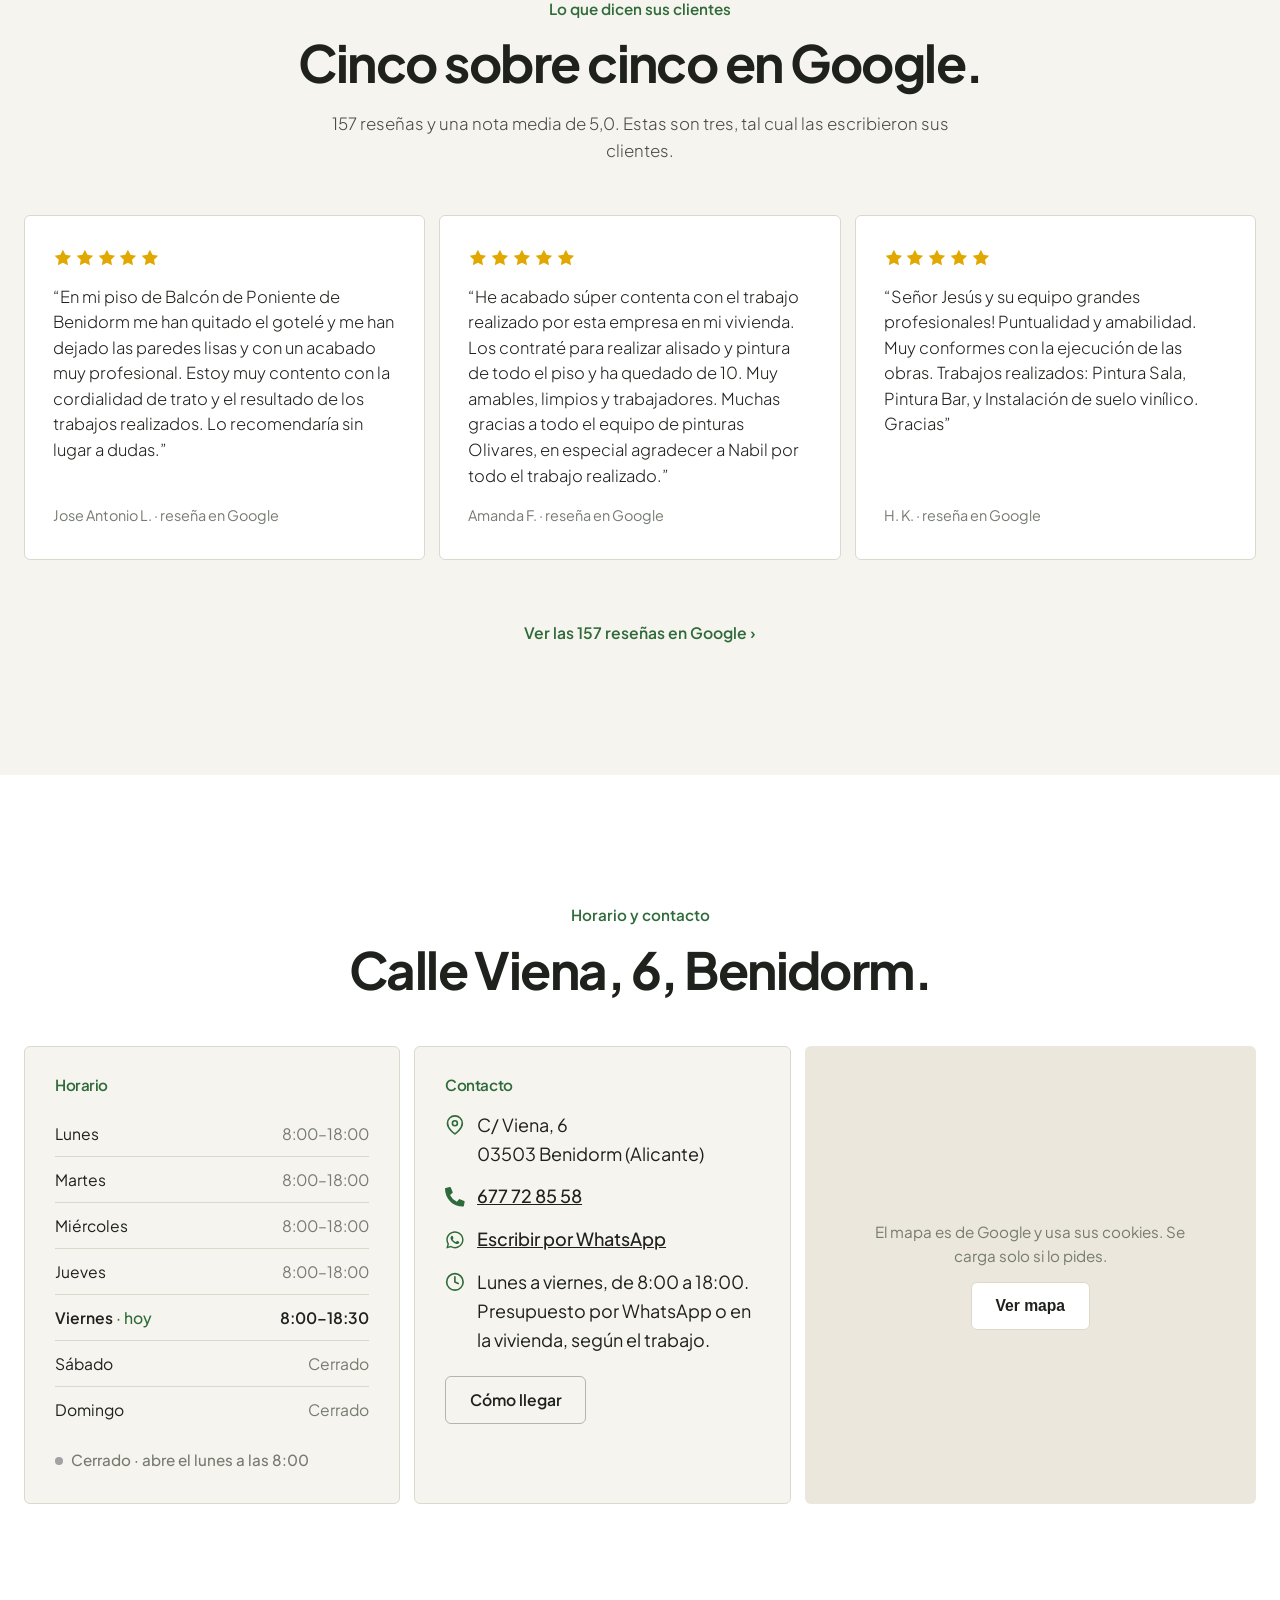
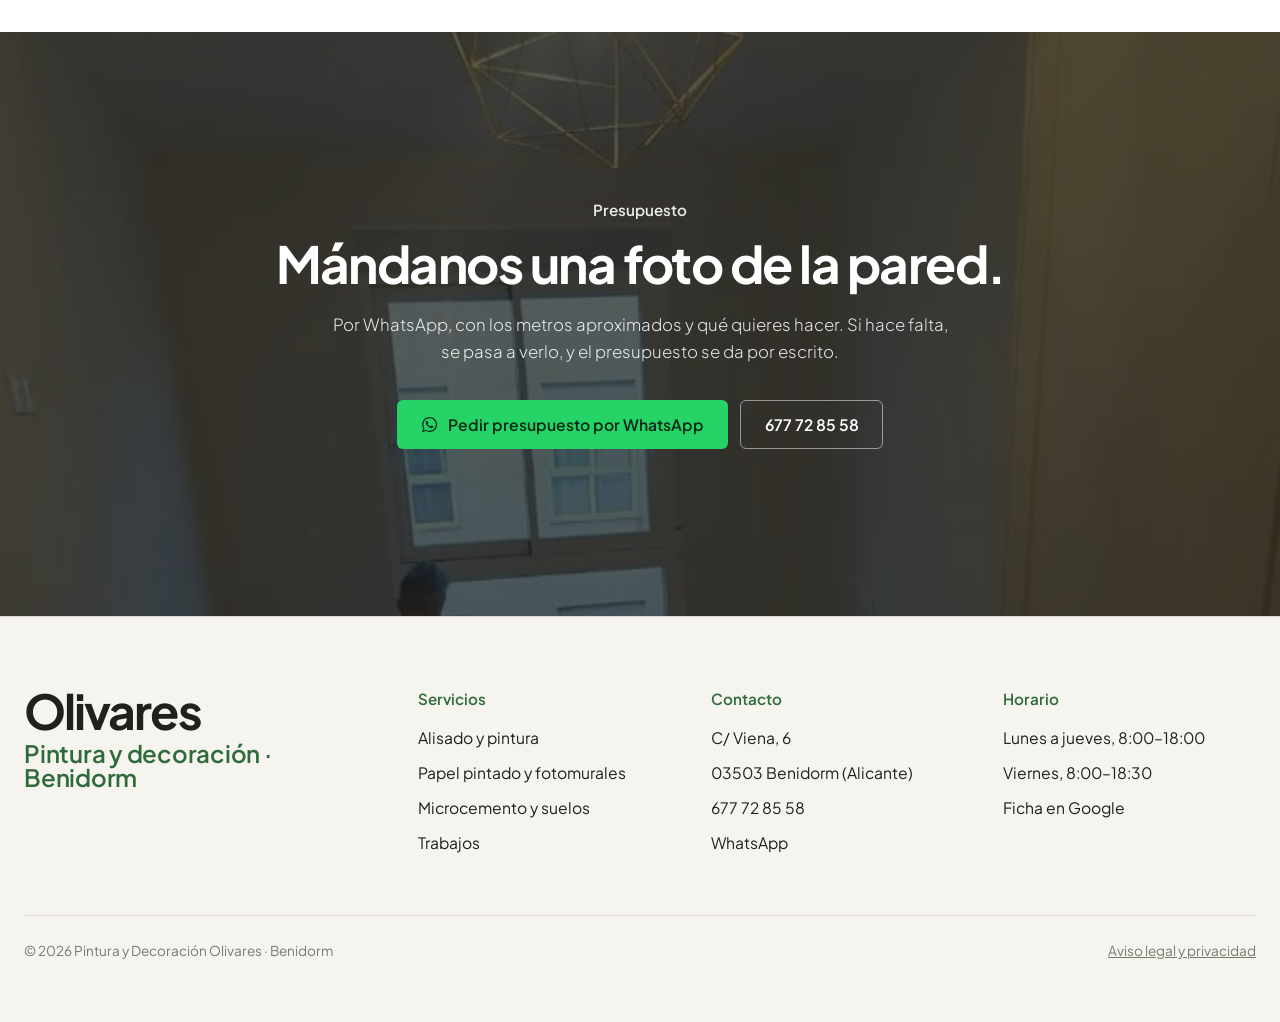
<file: olivares/index.html>
<!DOCTYPE html>
<html lang="es">
<head>
<meta charset="utf-8">
<meta name="viewport" content="width=device-width, initial-scale=1">
<title>Pintura y Decoración Olivares · Pintores en Benidorm</title>
<meta name="description" content="Pintura y Decoración Olivares: pintores en Benidorm con 30 años de oficio. Pintura, alisado de paredes, papel pintado, fotomurales, microcemento y suelos. C/ Viena 6.">
<meta name="robots" content="noindex"> <!-- DEMO: quitar al publicar -->
<meta property="og:title" content="Pintura y Decoración Olivares · Pintores en Benidorm">
<meta property="og:description" content="30 años pintando en Benidorm. 5,0 en Google con 157 reseñas.">
<meta name="theme-color" content="#f6f4ee">
<link rel="icon" href="img/favicon.svg" type="image/svg+xml">
<link rel="stylesheet" href="fonts/fonts.css">
<script type="application/ld+json">
{
  "@context": "https://schema.org",
  "@type": "HousePainter",
  "name": "Pintura y Decoración Olivares",
  "description": "Pintores en Benidorm: pintura, alisado de paredes, papel pintado, fotomurales, microcemento, estuco, suelos y césped artificial.",
  "image": "img/peonias.jpg",
  "telephone": "+34677728558",
  "address": {"@type": "PostalAddress","streetAddress": "C/ Viena, 6","addressLocality": "Benidorm","postalCode": "03503","addressRegion": "Alicante","addressCountry": "ES"},
  "openingHoursSpecification": [
    {"@type": "OpeningHoursSpecification","dayOfWeek": ["Monday","Tuesday","Wednesday","Thursday"],"opens": "08:00","closes": "14:00"},
    {"@type": "OpeningHoursSpecification","dayOfWeek": ["Monday","Tuesday","Wednesday","Thursday","Friday"],"opens": "16:00","closes": "19:00"},
    {"@type": "OpeningHoursSpecification","dayOfWeek": ["Saturday"],"opens": "09:00","closes": "13:30"}
  ],
  "sameAs": ["https://www.google.com/maps/search/?api=1&query=Pintura+y+Decoraci%C3%B3n+Olivares+Benidorm"]
}
</script>
<style>
/* ===== Olivares: fondo de yeso claro, verde de su camiseta, y las fotos de sus trabajos como protagonistas. Galería, no tarjetas. ===== */
:root{
  --bg:#f6f4ee; --bg2:#ffffff; --bg3:#ebe7dd;
  --txt:#1e211c; --txt2:#454a42; --muted:#767b70; --line:#dcd8cc;
  --verde:#2f6b3a; --verde2:#3d8449; --tinta:#1e211c;
  --wa:#25d366; --wa-txt:#062b18;
  --r:6px;
  --ease:cubic-bezier(.23,1,.32,1);
}
*{box-sizing:border-box}
html{-webkit-text-size-adjust:100%;scroll-behavior:smooth}
body{margin:0;font:400 18px/1.6 'Jakarta',system-ui,-apple-system,"Segoe UI",Roboto,Helvetica,Arial,sans-serif;color:var(--txt);background:var(--bg);-webkit-font-smoothing:antialiased}
img{max-width:100%;height:auto;display:block}
a{color:inherit}
h1,h2,h3{margin:0;font-weight:700;letter-spacing:-.03em;line-height:1.05}
p{margin:0}
.contenedor{width:min(1240px,100% - 3rem);margin-inline:auto}
:focus-visible{outline:2px solid var(--verde);outline-offset:3px}
.icono{width:1.1em;height:1.1em;fill:none;stroke:currentColor;stroke-width:2;stroke-linecap:round;stroke-linejoin:round;flex:none}
.icono.relleno{fill:currentColor;stroke:none}

/* Etiqueta: texto verde en minúsculas, sin adornos */
.sobre{font-size:.95rem;font-weight:600;color:var(--verde)}
.titular{font-size:clamp(2rem,4vw,3.4rem);letter-spacing:-.03em;line-height:1.06;margin:14px 0 20px}
.cuerpo{font-size:clamp(1.05rem,1.3vw,1.2rem);line-height:1.65;color:var(--txt2);max-width:52ch;font-weight:300}
.cuerpo + .cuerpo{margin-top:1em}
.mas{display:inline-flex;align-items:center;gap:.4em;margin-top:24px;color:var(--verde);font-weight:600;text-decoration:none;font-size:.98rem;border-bottom:2px solid transparent;transition:border-color .3s ease}
@media (hover:hover) and (pointer:fine){.mas:hover{border-bottom-color:var(--verde)}}

/* Botones: rectangulares, casi sin radio */
.btn{display:inline-flex;align-items:center;justify-content:center;gap:.6em;padding:.95em 1.5em;border-radius:var(--r);font-weight:600;font-size:.98rem;line-height:1;text-decoration:none;border:1px solid transparent;cursor:pointer;transition:transform .5s var(--ease),background .3s ease,border-color .3s ease}
.btn:active{transform:scale(.97)}
.btn-tinta{background:var(--tinta);color:#fff}
.btn-wa{background:var(--wa);color:var(--wa-txt)}
.btn-linea{background:transparent;color:var(--txt);border-color:rgba(30,33,28,.3)}
.btn-blanco{background:#fff;color:var(--txt);border-color:var(--line)}
@media (hover:hover) and (pointer:fine){.btn:hover{transform:translateY(-2px)}.btn-tinta:hover{background:var(--verde)}.btn-linea:hover{border-color:var(--txt)}}

/* Cabecera */
.top{position:fixed;inset:0 0 auto 0;z-index:60;height:66px;display:flex;align-items:center;transition:background .4s ease,box-shadow .4s ease}
.top .contenedor{display:flex;align-items:center;justify-content:space-between;gap:16px}
.top.solida{background:rgba(246,244,238,.92);backdrop-filter:blur(16px);-webkit-backdrop-filter:blur(16px);box-shadow:0 1px 0 var(--line)}
.marca{font-weight:700;letter-spacing:-.03em;font-size:1.1rem;text-decoration:none;white-space:nowrap;line-height:1.05}
.marca small{display:block;font-weight:500;font-size:.72rem;letter-spacing:0;color:var(--verde)}
.nav{display:none;gap:26px}
.nav a{text-decoration:none;font-size:.95rem;font-weight:500;color:var(--txt2)}
@media (hover:hover){.nav a:hover{color:var(--verde)}}
@media (min-width:960px){.nav{display:flex}}
.top-acciones{display:flex;gap:8px}
.top .btn{padding:.7em 1.05em;font-size:.88rem}
.top .btn-tel{display:none}
@media (min-width:600px){.top .btn-tel{display:inline-flex}}

/* Portada: foto grande de las peonías, texto encima abajo a la izquierda (editorial) */
.hero{position:relative;min-height:100svh;display:flex;align-items:flex-end;overflow:hidden;color:#fff;padding:140px 0 70px}
.hero img{position:absolute;inset:0;width:100%;height:100%;object-fit:cover;object-position:center 40%}
.hero::after{content:"";position:absolute;inset:0;background:linear-gradient(180deg,rgba(30,33,28,.15) 0%,rgba(30,33,28,.05) 35%,rgba(30,33,28,.72) 100%)}
.hero .contenedor{position:relative;z-index:2}
.hero .sobre{color:#fff;opacity:.9}
.hero h1{font-size:clamp(2.6rem,6.4vw,5.4rem);letter-spacing:-.045em;line-height:.98;margin-top:14px;max-width:14ch}
.hero .sub{font-size:clamp(1.05rem,1.4vw,1.25rem);font-weight:300;color:rgba(255,255,255,.92);max-width:46ch;margin:22px 0 30px;line-height:1.55}
.hero .acciones{display:flex;flex-wrap:wrap;gap:12px}
@media (max-width:959px){.hero .acciones{display:none}}
.hero .btn-linea{color:#fff;border-color:rgba(255,255,255,.55)}
.hero .cifras{display:flex;flex-wrap:wrap;gap:28px;margin-top:34px;font-size:.95rem;color:rgba(255,255,255,.9)}
.hero .cifras b{display:block;font-size:1.7rem;font-weight:700;letter-spacing:-.04em;line-height:1}
.hero .pie-foto{position:absolute;right:24px;bottom:16px;z-index:2;font-size:.8rem;color:rgba(255,255,255,.7)}
.hero .entra{opacity:0;transform:translateY(18px);animation:entra 1s var(--ease) forwards}
.hero .entra:nth-child(2){animation-delay:.1s}.hero .entra:nth-child(3){animation-delay:.2s}.hero .entra:nth-child(4){animation-delay:.3s}.hero .entra:nth-child(5){animation-delay:.4s}
@keyframes entra{to{opacity:1;transform:none}}

/* Introducción */
.introduccion{text-align:center;padding:clamp(70px,9vw,120px) 0}
.introduccion p{font-size:clamp(1.3rem,2.4vw,2rem);font-weight:300;line-height:1.35;letter-spacing:-.015em;max-width:34ch;margin:0 auto;color:var(--txt)}

/* Galería de trabajos: mosaico de fotos reales con pie */
.galeria{padding:0 0 clamp(80px,10vw,140px)}
.galeria .cab{max-width:720px;margin:0 auto 40px;text-align:center}
.galeria .cab .cuerpo{margin-inline:auto}
.mosaico{display:grid;gap:12px;grid-template-columns:repeat(2,1fr)}
.mosaico .obra:last-child{grid-column:span 2}
@media (min-width:760px){.mosaico{grid-template-columns:repeat(4,1fr);grid-auto-rows:260px}.mosaico .ancho{grid-column:span 2}.mosaico .alto{grid-row:span 2}.mosaico .obra:last-child{grid-column:auto}}
.obra{position:relative;overflow:hidden;border-radius:var(--r);background:var(--bg3);aspect-ratio:4/3}
@media (min-width:760px){.obra{aspect-ratio:auto}}
.obra img{width:100%;height:100%;object-fit:cover;transition:transform 1.6s var(--ease)}
@media (hover:hover){.obra:hover img{transform:scale(1.04)}}
.obra figcaption{position:absolute;left:0;right:0;bottom:0;padding:34px 14px 12px;font-size:.85rem;color:#fff;background:linear-gradient(180deg,transparent,rgba(30,33,28,.7))}

/* Bloques texto + foto */
.dual{padding:clamp(80px,10vw,140px) 0}
.dual .contenedor{display:grid;gap:44px;align-items:center}
@media (min-width:900px){.dual .contenedor{grid-template-columns:1fr 1fr;gap:90px}.dual.invertido .texto{order:2}}
.dual .imagen{border-radius:var(--r);overflow:hidden;aspect-ratio:4/3;background:var(--bg3)}
.dual .imagen.alta{aspect-ratio:3/4}
.dual .imagen img{width:100%;height:100%;object-fit:cover}
.dual .imagen.sin-foto{aspect-ratio:auto;overflow:visible;background:none;border-radius:0}
.dual.blanco{background:var(--bg2)}

/* Gráfico: cómo se hace un alisado (proceso real) */
.grafico{border-radius:var(--r);background:#fff;border:1px solid var(--line);padding:clamp(26px,3vw,40px)}
.grafico .cabecera{display:flex;justify-content:space-between;align-items:baseline;gap:12px;margin-bottom:6px}
.grafico .cabecera strong{font-size:1.05rem;letter-spacing:-.02em}
.grafico .cabecera span{font-size:.85rem;color:var(--muted);font-weight:500}
.grafico .nota{font-size:.85rem;color:var(--muted);line-height:1.45;margin-top:18px}
.pasos{display:grid;margin-top:14px}
.paso{display:grid;grid-template-columns:auto 1fr;gap:16px;align-items:start;padding:15px 0;border-top:1px solid var(--line)}
.paso:last-child{border-bottom:1px solid var(--line)}
.paso .dia{font-size:.78rem;font-weight:600;color:var(--verde);min-width:5.5ch;padding-top:4px}
.paso .t{font-weight:600;font-size:1.02rem;line-height:1.3}
.paso small{display:block;color:var(--muted);font-size:.88rem;margin-top:3px;font-weight:400}

/* Servicios en dos columnas, sin números */
.lista{padding:clamp(80px,10vw,140px) 0;background:var(--bg2)}
.lista .cab{max-width:720px;margin:0 auto 50px;text-align:center}
.lista .cab .cuerpo{margin-inline:auto}
.columnas{display:grid;gap:0 60px}
@media (min-width:760px){.columnas{grid-template-columns:1fr 1fr}}
.item{display:block;padding:20px 0;border-top:1px solid var(--line);text-decoration:none}
.item h3{font-size:1.2rem;letter-spacing:-.02em;font-weight:600;margin-bottom:5px}
.item p{color:var(--muted);font-size:.95rem;line-height:1.5}
@media (hover:hover) and (pointer:fine){.item:hover h3{color:var(--verde)}}

/* Opiniones */
.opiniones{padding:clamp(80px,10vw,140px) 0}
.opiniones .cab{max-width:720px;margin:0 auto 50px;text-align:center}
.opiniones .cab .cuerpo{margin-inline:auto}
.quotes{display:grid;gap:14px}
@media (min-width:900px){.quotes{grid-template-columns:repeat(3,1fr)}}
.quote{background:#fff;border:1px solid var(--line);border-radius:var(--r);padding:32px 28px;display:flex;flex-direction:column;gap:16px}
.quote .estrellas{color:#e0a800;display:flex;gap:2px}
.quote blockquote{margin:0;font-size:1.03rem;font-weight:300;line-height:1.55;flex:1}
.quote footer{color:var(--muted);font-size:.9rem}

/* Contacto */
.contacto{padding:clamp(80px,10vw,140px) 0;background:var(--bg2)}
.contacto .cab{text-align:center;margin-bottom:50px}
.info-grid{display:grid;gap:14px}
@media (min-width:960px){.info-grid{grid-template-columns:1fr 1fr 1.2fr}}
.tarj{background:var(--bg);border-radius:var(--r);padding:30px;border:1px solid var(--line)}
.tarj h3{font-size:.95rem;font-weight:600;color:var(--verde);margin-bottom:18px}
.tabla{width:100%;border-collapse:collapse}
.tabla td{padding:10px 0;border-top:1px solid var(--line);font-size:.98rem}
.tabla tr:first-child td{border-top:0}
.tabla td:last-child{text-align:right;color:var(--muted)}
.tabla tr.hoy td{font-weight:600;color:var(--txt)}
.tabla tr.hoy td:first-child::after{content:" · hoy";color:var(--verde);font-weight:500}
.estado{display:inline-flex;align-items:center;gap:8px;color:var(--muted);font-weight:500;font-size:.95rem;margin-top:16px}
.estado:empty{display:none}
.estado::before{content:"";width:8px;height:8px;border-radius:50%;background:#a1a1a6}
.estado.abierto{color:#1c7c3e}.estado.abierto::before{background:#2ecc71}
.datos{list-style:none;padding:0;margin:0 0 22px;display:grid;gap:14px}
.datos li{display:flex;gap:12px;align-items:flex-start}
.datos .icono{color:var(--verde);margin-top:.25em}
.datos a{font-weight:500}
.mapa{position:relative;border-radius:var(--r);overflow:hidden;background:var(--bg3);min-height:320px}
.mapa iframe{position:absolute;inset:0;width:100%;height:100%;border:0}
.mapa-aviso{position:absolute;inset:0;display:grid;place-content:center;text-align:center;padding:24px;gap:14px}
.mapa-aviso p{color:var(--muted);max-width:30ch;font-size:.95rem}
.mapa-aviso .btn{justify-self:center}

/* Cierre sobre foto */
.cierre{position:relative;text-align:center;color:#fff;padding:clamp(100px,13vw,170px) 0;overflow:hidden}
.cierre img{position:absolute;inset:0;width:100%;height:100%;object-fit:cover;object-position:center 30%}
.cierre::after{content:"";position:absolute;inset:0;background:rgba(30,33,28,.72)}
.cierre .contenedor{position:relative;z-index:2}
.cierre .sobre{color:#fff;opacity:.9}
.cierre .cuerpo{color:rgba(255,255,255,.88);margin:0 auto 34px}
.cierre .acciones{display:flex;flex-wrap:wrap;justify-content:center;gap:12px}
.cierre .btn-linea{color:#fff;border-color:rgba(255,255,255,.5)}

/* Pie */
.pie{background:var(--bg);border-top:1px solid var(--line);padding:70px 0 120px}
@media (min-width:960px){.pie{padding-bottom:60px}}
.pie-grid{display:grid;gap:40px}
@media (min-width:900px){.pie-grid{grid-template-columns:1.4fr 1fr 1fr 1fr}}
.pie .marca-grande{font-size:clamp(1.8rem,4vw,3rem);font-weight:700;letter-spacing:-.04em;line-height:1}
.pie .marca-grande small{display:block;font-size:.5em;color:var(--verde);font-weight:600;letter-spacing:-.01em;margin-top:6px}
.pie h4{margin:0 0 14px;font-size:.95rem;font-weight:600;color:var(--verde)}
.pie ul{list-style:none;padding:0;margin:0;display:grid;gap:10px;font-size:.98rem}
.pie ul a{text-decoration:none}
@media (hover:hover){.pie ul a:hover{color:var(--verde)}}
.pie-bajo{display:flex;flex-wrap:wrap;justify-content:space-between;gap:10px;margin-top:60px;padding-top:24px;border-top:1px solid var(--line);color:var(--muted);font-size:.85rem}
.pie-bajo a{color:inherit}

/* Barra móvil */
.barra-movil{position:fixed;left:0;right:0;bottom:0;z-index:60;display:grid;grid-template-columns:1fr 1fr;gap:10px;padding:10px 12px calc(10px + env(safe-area-inset-bottom));background:rgba(246,244,238,.94);backdrop-filter:blur(14px);-webkit-backdrop-filter:blur(14px);border-top:1px solid var(--line)}
@media (min-width:960px){.barra-movil{display:none}}
@media (prefers-reduced-motion:reduce){html{scroll-behavior:auto}.hero .entra{opacity:1;transform:none;animation:none}}
</style>
</head>
<body>

<svg width="0" height="0" style="position:absolute" aria-hidden="true">
  <symbol id="i-wa" viewBox="0 0 448 512"><path d="M380.9 97.1C339 55.1 283.2 32 223.9 32c-122.4 0-222 99.6-222 222 0 39.1 10.2 77.3 29.6 111L0 480l117.7-30.9c32.4 17.7 68.9 27 106.1 27h.1c122.3 0 224.1-99.6 224.1-222 0-59.3-25.2-115-67.1-157zm-157 341.6c-33.2 0-65.7-8.9-94-25.7l-6.7-4-69.8 18.3L72 359.2l-4.4-7c-18.5-29.4-28.2-63.3-28.2-98.2 0-101.7 82.8-184.5 184.6-184.5 49.3 0 95.6 19.2 130.4 54.1 34.8 34.9 56.2 81.2 56.1 130.5 0 101.8-84.9 184.6-186.6 184.6zm101.2-138.2c-5.5-2.8-32.8-16.2-37.9-18-5.1-1.9-8.8-2.8-12.5 2.8-3.7 5.6-14.3 18-17.6 21.8-3.2 3.7-6.5 4.2-12 1.4-32.6-16.3-54-29.1-75.5-66-5.7-9.8 5.7-9.1 16.3-30.3 1.8-3.7.9-6.9-.5-9.7-1.4-2.8-12.5-30.1-17.1-41.2-4.5-10.8-9.1-9.3-12.5-9.5-3.2-.2-6.9-.2-10.6-.2-3.7 0-9.7 1.4-14.8 6.9-5.1 5.6-19.4 19-19.4 46.3 0 27.3 19.9 53.7 22.6 57.4 2.8 3.7 39.1 59.7 94.8 83.8 35.2 15.2 49 16.5 66.6 13.9 10.7-1.6 32.8-13.4 37.4-26.4 4.6-13 4.6-24.1 3.2-26.4-1.3-2.5-5-3.9-10.5-6.6z"/></symbol>
  <symbol id="i-tel" viewBox="0 0 512 512"><path d="M497.39 361.8l-112-48a24 24 0 0 0-28 6.9l-49.6 60.6A370.66 370.66 0 0 1 130.6 204.11l60.6-49.6a23.94 23.94 0 0 0 6.9-28l-48-112A24.16 24.16 0 0 0 122.6.61l-104 24A24 24 0 0 0 0 48c0 256.5 207.9 464 464 464a24 24 0 0 0 23.4-18.6l24-104a24.29 24.29 0 0 0-14.01-27.6z"/></symbol>
  <symbol id="i-estrella" viewBox="0 0 24 24"><path d="M12 2l3.09 6.26L22 9.27l-5 4.87 1.18 6.88L12 17.77l-6.18 3.25L7 14.14 2 9.27l6.91-1.01L12 2z"/></symbol>
  <symbol id="i-pin" viewBox="0 0 24 24"><path d="M21 10c0 7-9 13-9 13s-9-6-9-13a9 9 0 0 1 18 0z"/><circle cx="12" cy="10" r="3"/></symbol>
  <symbol id="i-reloj" viewBox="0 0 24 24"><circle cx="12" cy="12" r="10"/><polyline points="12 6 12 12 16 14"/></symbol>
</svg>

<header class="top">
  <div class="contenedor">
    <a class="marca" href="#inicio">Olivares<small>Pintura y decoración</small></a>
    <nav class="nav" aria-label="Secciones">
      <a href="#trabajos">Trabajos</a>
      <a href="#alisado">Alisado</a>
      <a href="#papel">Papel pintado</a>
      <a href="#servicios">Servicios</a>
      <a href="#opiniones">Opiniones</a>
      <a href="#contacto">Contacto</a>
    </nav>
    <div class="top-acciones">
      <a class="btn btn-linea btn-tel" href="tel:+34677728558">677 72 85 58</a>
      <a class="btn btn-wa" href="https://wa.me/34677728558?text=Hola%2C%20quiero%20pedir%20presupuesto%20de%20pintura" target="_blank" rel="noopener"><svg class="icono relleno"><use href="#i-wa"/></svg> WhatsApp</a>
    </div>
  </div>
</header>

<main>

<!-- Portada: fotomural de peonías, uno de sus trabajos -->
<section class="hero" id="inicio">
  <img src="img/peonias.jpg" alt="Fotomural de peonías instalado por Pintura y Decoración Olivares" width="1800" height="1350" fetchpriority="high">
  <div class="contenedor">
    <div class="sobre entra">Pintores en Benidorm desde hace 30 años</div>
    <h1 class="entra">Pintura y Decoración Olivares</h1>
    <p class="sub entra">Pintura, alisado de paredes, papel pintado y fotomurales, microcemento y suelos. Trabajos como este, en Benidorm y alrededores, con un equipo que deja la casa limpia al terminar.</p>
    <div class="acciones entra">
      <a class="btn btn-wa" href="https://wa.me/34677728558?text=Hola%2C%20quiero%20pedir%20presupuesto%20de%20pintura" target="_blank" rel="noopener"><svg class="icono relleno"><use href="#i-wa"/></svg> Pedir presupuesto</a>
      <a class="btn btn-linea" href="tel:+34677728558">677 72 85 58</a>
    </div>
    <div class="cifras entra">
      <div><b>5,0</b>en Google</div>
      <div><b>157</b>reseñas</div>
      <div><b>30</b>años en Benidorm</div>
    </div>
  </div>
  <span class="pie-foto">Fotomural instalado en una vivienda. Trabajo de Olivares.</span>
</section>

<!-- Introducción -->
<section class="introduccion">
  <div class="contenedor">
    <p>Una empresa de pintura de Benidorm que hace lo de siempre, bien, y lo de ahora, también: alisar el gotelé, empapelar una pared entera con un fotomural, o cambiar un suelo sin obra.</p>
  </div>
</section>

<!-- Galería de trabajos reales -->
<section class="galeria" id="trabajos">
  <div class="contenedor">
    <div class="cab">
      <div class="sobre">Trabajos</div>
      <h2 class="titular">Lo que sale de sus manos.</h2>
      <p class="cuerpo">Fotos de obras reales, hechas por Olivares en Benidorm: viviendas, locales y naves.</p>
    </div>
    <div class="mosaico">
      <figure class="obra ancho alto" style="margin:0"><img src="img/papel-hojas.jpg" alt="Salón con papel pintado de hojas, recién instalado" loading="lazy"><figcaption>Papel pintado en un salón</figcaption></figure>
      <figure class="obra alto" style="margin:0"><img src="img/suelo.jpg" alt="Habitación con suelo de espiga nuevo y paredes recién pintadas" loading="lazy"><figcaption>Suelo en espiga y pintura</figcaption></figure>
      <figure class="obra" style="margin:0"><img src="img/papel-textura.jpg" alt="Pared con papel pintado texturizado" loading="lazy"><figcaption>Papel texturizado</figcaption></figure>
      <figure class="obra" style="margin:0"><img src="img/techo.jpg" alt="Techo alisado en una vivienda" loading="lazy"><figcaption>Techos y alisado</figcaption></figure>
      <figure class="obra ancho" style="margin:0"><img src="img/nave.jpg" alt="Pintura a pistola en una nave industrial" loading="lazy"><figcaption>Nave industrial, a pistola</figcaption></figure>
      <figure class="obra" style="margin:0"><img src="img/local.jpg" alt="Local de ocio con el techo pintado" loading="lazy"><figcaption>Local de ocio</figcaption></figure>
      <figure class="obra" style="margin:0"><img src="img/garaje.jpg" alt="Suelo de garaje pintado" loading="lazy"><figcaption>Garaje comunitario</figcaption></figure>
    </div>
  </div>
</section>

<!-- Bloque: alisado (gráfico proceso) -->
<section class="dual blanco" id="alisado">
  <div class="contenedor">
    <div class="texto">
      <div class="sobre">Alisado y pintura</div>
      <h2 class="titular">Fuera el gotelé.</h2>
      <p class="cuerpo">Quitar el gotelé y dejar la pared lisa es uno de los trabajos que más agradecen los clientes en sus reseñas: pisos enteros alisados y pintados, con los muebles tapados y la casa recogida al terminar.</p>
      <p class="cuerpo">Pintura interior y exterior, en viviendas, locales, comunidades y naves.</p>
      <a class="mas" href="https://wa.me/34677728558?text=Hola%2C%20quiero%20presupuesto%20para%20quitar%20el%20gotel%C3%A9%20y%20pintar" target="_blank" rel="noopener">Presupuesto para alisar y pintar ›</a>
    </div>
    <div class="imagen sin-foto">
      <div class="grafico" aria-label="Cómo se alisa y pinta un piso">
        <div class="cabecera"><strong>Un piso, de gotelé a liso</strong><span>Por pasos</span></div>
        <div class="pasos">
          <div class="paso"><div class="dia">Paso 1</div><div class="t">Se tapa y se protege<small>Muebles, suelos y ventanas cubiertos antes de empezar.</small></div></div>
          <div class="paso"><div class="dia">Paso 2</div><div class="t">Se alisa<small>Capas de pasta sobre el gotelé, secado entre capas y lijado hasta dejar la pared plana.</small></div></div>
          <div class="paso"><div class="dia">Paso 3</div><div class="t">Se imprima y se pinta<small>Fondo y dos manos del color elegido.</small></div></div>
          <div class="paso"><div class="dia">Paso 4</div><div class="t">Se recoge<small>Se retiran plásticos y cintas y se deja la casa como estaba.</small></div></div>
        </div>
        <p class="nota">El tiempo depende del tamaño del piso y del estado de las paredes. Se dice en el presupuesto.</p>
      </div>
    </div>
  </div>
</section>

<!-- Bloque: papel pintado y fotomurales (foto) -->
<section class="dual invertido" id="papel">
  <div class="contenedor">
    <div class="texto">
      <div class="sobre">Papel pintado y fotomurales</div>
      <h2 class="titular">Una pared que se mira.</h2>
      <p class="cuerpo">Papel pintado clásico o texturizado, y fotomurales a medida como el de la portada. Se mide la pared, se corta, se casa el dibujo y se instala.</p>
      <p class="cuerpo">Para salones, dormitorios, comercios y hoteles.</p>
      <a class="mas" href="https://wa.me/34677728558?text=Hola%2C%20quiero%20presupuesto%20de%20papel%20pintado" target="_blank" rel="noopener">Presupuesto de papel pintado ›</a>
    </div>
    <div class="imagen"><img src="img/papel-hojas.jpg" alt="Instalación de papel pintado de hojas en un salón" width="1600" height="1200" loading="lazy"></div>
  </div>
</section>

<!-- Servicios -->
<section class="lista" id="servicios">
  <div class="contenedor">
    <div class="cab">
      <div class="sobre">Servicios</div>
      <h2 class="titular">Paredes, techos y suelos.</h2>
      <p class="cuerpo">Pulsa el que te interese y escríbenos.</p>
    </div>
    <div class="columnas">
      <a class="item" href="https://wa.me/34677728558?text=Hola%2C%20quiero%20presupuesto%20de%20pintura" target="_blank" rel="noopener"><h3>Pintura interior y exterior</h3><p>Viviendas, locales, comunidades y naves.</p></a>
      <a class="item" href="https://wa.me/34677728558?text=Hola%2C%20quiero%20presupuesto%20para%20alisar%20paredes" target="_blank" rel="noopener"><h3>Alisado de paredes</h3><p>Quitar el gotelé y dejar la pared lisa.</p></a>
      <a class="item" href="https://wa.me/34677728558?text=Hola%2C%20quiero%20presupuesto%20de%20papel%20pintado" target="_blank" rel="noopener"><h3>Papel pintado y fotomurales</h3><p>Medido, cortado e instalado.</p></a>
      <a class="item" href="https://wa.me/34677728558?text=Hola%2C%20quiero%20presupuesto%20de%20microcemento" target="_blank" rel="noopener"><h3>Microcemento y estuco</h3><p>Suelos, paredes, baños y cocinas.</p></a>
      <a class="item" href="https://wa.me/34677728558?text=Hola%2C%20quiero%20presupuesto%20de%20suelo" target="_blank" rel="noopener"><h3>Tarima flotante y suelo vinílico</h3><p>Suelos nuevos sin obra.</p></a>
      <a class="item" href="https://wa.me/34677728558?text=Hola%2C%20quiero%20presupuesto%20de%20c%C3%A9sped%20artificial" target="_blank" rel="noopener"><h3>Césped artificial</h3><p>Terrazas, jardines y zonas comunes.</p></a>
      <a class="item" href="https://wa.me/34677728558?text=Hola%2C%20quiero%20presupuesto%20de%20tratamiento%20de%20piedra" target="_blank" rel="noopener"><h3>Hidrofugado de piedra</h3><p>Protección contra la humedad en piedra natural.</p></a>
      <a class="item" href="tel:+34677728558"><h3>Comunidades y empresas</h3><p>Garajes, escaleras, fachadas y locales.</p></a>
    </div>
  </div>
</section>

<!-- Opiniones -->
<section class="opiniones" id="opiniones">
  <div class="contenedor">
    <div class="cab">
      <div class="sobre">Lo que dicen sus clientes</div>
      <h2 class="titular">Cinco sobre cinco en Google.</h2>
      <p class="cuerpo">157 reseñas y una nota media de 5,0. Estas son tres, tal cual las escribieron sus clientes.</p>
    </div>
    <div class="quotes">
      <article class="quote"><div class="estrellas" aria-label="5 estrellas"><svg class="icono relleno"><use href="#i-estrella"/></svg><svg class="icono relleno"><use href="#i-estrella"/></svg><svg class="icono relleno"><use href="#i-estrella"/></svg><svg class="icono relleno"><use href="#i-estrella"/></svg><svg class="icono relleno"><use href="#i-estrella"/></svg></div><blockquote>“En mi piso de Balcón de Poniente de Benidorm me han quitado el gotelé y me han dejado las paredes lisas y con un acabado muy profesional. Estoy muy contento con la cordialidad de trato y el resultado de los trabajos realizados. Lo recomendaría sin lugar a dudas.”</blockquote><footer>Jose Antonio L. · reseña en Google</footer></article>
      <article class="quote"><div class="estrellas" aria-label="5 estrellas"><svg class="icono relleno"><use href="#i-estrella"/></svg><svg class="icono relleno"><use href="#i-estrella"/></svg><svg class="icono relleno"><use href="#i-estrella"/></svg><svg class="icono relleno"><use href="#i-estrella"/></svg><svg class="icono relleno"><use href="#i-estrella"/></svg></div><blockquote>“He acabado súper contenta con el trabajo realizado por esta empresa en mi vivienda. Los contraté para realizar alisado y pintura de todo el piso y ha quedado de 10. Muy amables, limpios y trabajadores. Muchas gracias a todo el equipo de pinturas Olivares, en especial agradecer a Nabil por todo el trabajo realizado.”</blockquote><footer>Amanda F. · reseña en Google</footer></article>
      <article class="quote"><div class="estrellas" aria-label="5 estrellas"><svg class="icono relleno"><use href="#i-estrella"/></svg><svg class="icono relleno"><use href="#i-estrella"/></svg><svg class="icono relleno"><use href="#i-estrella"/></svg><svg class="icono relleno"><use href="#i-estrella"/></svg><svg class="icono relleno"><use href="#i-estrella"/></svg></div><blockquote>“Señor Jesús y su equipo grandes profesionales! Puntualidad y amabilidad. Muy conformes con la ejecución de las obras. Trabajos realizados: Pintura Sala, Pintura Bar, y Instalación de suelo vinílico. Gracias”</blockquote><footer>H. K. · reseña en Google</footer></article>
    </div>
    <div style="text-align:center;margin-top:36px"><a class="mas" href="https://www.google.com/maps/search/?api=1&query=Pintura+y+Decoraci%C3%B3n+Olivares+Benidorm" target="_blank" rel="noopener">Ver las 157 reseñas en Google ›</a></div>
  </div>
</section>

<!-- Contacto -->
<section class="contacto" id="contacto">
  <div class="contenedor">
    <div class="cab">
      <div class="sobre">Horario y contacto</div>
      <h2 class="titular">Calle Viena, 6, Benidorm.</h2>
    </div>
    <div class="info-grid">
      <div class="tarj">
        <h3>Horario</h3>
        <table class="tabla" id="tabla-horario">
          <tr data-dia="1" data-tramos="08:00-18:00"><td>Lunes</td><td>8:00–18:00</td></tr>
          <tr data-dia="2" data-tramos="08:00-18:00"><td>Martes</td><td>8:00–18:00</td></tr>
          <tr data-dia="3" data-tramos="08:00-18:00"><td>Miércoles</td><td>8:00–18:00</td></tr>
          <tr data-dia="4" data-tramos="08:00-18:00"><td>Jueves</td><td>8:00–18:00</td></tr>
          <tr data-dia="5" data-tramos="08:00-18:30"><td>Viernes</td><td>8:00–18:30</td></tr>
          <tr data-dia="6" data-tramos=""><td>Sábado</td><td>Cerrado</td></tr>
          <tr data-dia="7" data-tramos=""><td>Domingo</td><td>Cerrado</td></tr>
        </table>
        <span class="estado" data-estado aria-live="polite"></span>
      </div>
      <div class="tarj">
        <h3>Contacto</h3>
        <ul class="datos">
          <li><svg class="icono"><use href="#i-pin"/></svg><span>C/ Viena, 6<br>03503 Benidorm (Alicante)</span></li>
          <li><svg class="icono relleno"><use href="#i-tel"/></svg><a href="tel:+34677728558">677 72 85 58</a></li>
          <li><svg class="icono relleno"><use href="#i-wa"/></svg><a href="https://wa.me/34677728558?text=Hola%2C%20quiero%20pedir%20presupuesto%20de%20pintura" target="_blank" rel="noopener">Escribir por WhatsApp</a></li>
          <li><svg class="icono"><use href="#i-reloj"/></svg><span>Lunes a viernes, de 8:00 a 18:00. Presupuesto por WhatsApp o en la vivienda, según el trabajo.</span></li>
        </ul>
        <a class="btn btn-linea" href="https://www.google.com/maps/dir/?api=1&destination=Calle+Viena+6%2C+Benidorm" target="_blank" rel="noopener">Cómo llegar</a>
      </div>
      <div class="mapa" id="mapa" data-src="https://maps.google.com/maps?q=Calle+Viena+6%2C+Benidorm&z=17&output=embed">
        <div class="mapa-aviso">
          <p>El mapa es de Google y usa sus cookies. Se carga solo si lo pides.</p>
          <button class="btn btn-blanco" type="button" id="cargar-mapa">Ver mapa</button>
        </div>
      </div>
    </div>
  </div>
</section>

<!-- Cierre sobre foto -->
<section class="cierre">
  <img src="img/suelo.jpg" alt="" aria-hidden="true" loading="lazy">
  <div class="contenedor">
    <div class="sobre">Presupuesto</div>
    <h2 class="titular">Mándanos una foto de la pared.</h2>
    <p class="cuerpo">Por WhatsApp, con los metros aproximados y qué quieres hacer. Si hace falta, se pasa a verlo, y el presupuesto se da por escrito.</p>
    <div class="acciones">
      <a class="btn btn-wa" href="https://wa.me/34677728558?text=Hola%2C%20quiero%20pedir%20presupuesto%20de%20pintura" target="_blank" rel="noopener"><svg class="icono relleno"><use href="#i-wa"/></svg> Pedir presupuesto por WhatsApp</a>
      <a class="btn btn-linea" href="tel:+34677728558">677 72 85 58</a>
    </div>
  </div>
</section>

</main>

<footer class="pie">
  <div class="contenedor">
    <div class="pie-grid">
      <div><div class="marca-grande">Olivares<small>Pintura y decoración · Benidorm</small></div></div>
      <div><h4>Servicios</h4><ul><li><a href="#alisado">Alisado y pintura</a></li><li><a href="#papel">Papel pintado y fotomurales</a></li><li><a href="#servicios">Microcemento y suelos</a></li><li><a href="#trabajos">Trabajos</a></li></ul></div>
      <div><h4>Contacto</h4><ul><li>C/ Viena, 6</li><li>03503 Benidorm (Alicante)</li><li><a href="tel:+34677728558">677 72 85 58</a></li><li><a href="https://wa.me/34677728558" target="_blank" rel="noopener">WhatsApp</a></li></ul></div>
      <div><h4>Horario</h4><ul><li>Lunes a jueves, 8:00–18:00</li><li>Viernes, 8:00–18:30</li><li><a href="https://www.google.com/maps/search/?api=1&query=Pintura+y+Decoraci%C3%B3n+Olivares+Benidorm" target="_blank" rel="noopener">Ficha en Google</a></li></ul></div>
    </div>
    <div class="pie-bajo">
      <span>© <span id="anio">2026</span> Pintura y Decoración Olivares · Benidorm</span>
      <span><a href="aviso-legal.html">Aviso legal y privacidad</a></span>
    </div>
  </div>
</footer>

<div class="barra-movil" aria-label="Contacto rápido">
  <a class="btn btn-linea" href="tel:+34677728558"><svg class="icono relleno"><use href="#i-tel"/></svg> Llamar</a>
  <a class="btn btn-wa" href="https://wa.me/34677728558?text=Hola%2C%20quiero%20pedir%20presupuesto%20de%20pintura" target="_blank" rel="noopener"><svg class="icono relleno"><use href="#i-wa"/></svg> WhatsApp</a>
</div>

<script>
(function(){
  var q=function(s,c){return (c||document).querySelector(s);};
  var qa=function(s,c){return Array.prototype.slice.call((c||document).querySelectorAll(s));};
  var anio=q('#anio'); if(anio) anio.textContent=new Date().getFullYear();
  var top=q('.top');
  function cab(){ if(top) top.classList.toggle('solida', window.scrollY>40); }
  cab(); window.addEventListener('scroll',cab,{passive:true});
  var DIAS=['lunes','martes','miércoles','jueves','viernes','sábado','domingo'];
  var SEM={Mon:1,Tue:2,Wed:3,Thu:4,Fri:5,Sat:6,Sun:7};
  var filas=qa('#tabla-horario tr[data-dia]'), horario={};
  filas.forEach(function(tr){
    horario[+tr.getAttribute('data-dia')]=(tr.getAttribute('data-tramos')||'').split(',').filter(Boolean).map(function(t){
      return t.split('-').map(function(h){var p=h.split(':');return (+p[0])*60+(+p[1]||0);});
    });
  });
  var partes={};
  try{ new Intl.DateTimeFormat('en-GB',{timeZone:'Europe/Madrid',weekday:'short',hour:'2-digit',minute:'2-digit',hourCycle:'h23'}).formatToParts(new Date()).forEach(function(p){partes[p.type]=p.value;}); }catch(e){}
  var dia=SEM[partes.weekday], ahora=(+partes.hour)*60+(+partes.minute);
  if(dia && !isNaN(ahora)){
    filas.forEach(function(tr){ if(+tr.getAttribute('data-dia')===dia) tr.classList.add('hoy'); });
    var hh=function(m){return Math.floor(m/60)+':'+('0'+(m%60)).slice(-2);};
    var txt='', abierto=false, hoy=horario[dia]||[];
    for(var i=0;i<hoy.length;i++){
      if(ahora>=hoy[i][0] && ahora<hoy[i][1]){abierto=true;txt='Abierto ahora · cierra a las '+hh(hoy[i][1]);break;}
      if(ahora<hoy[i][0]){txt='Cerrado · abre a las '+hh(hoy[i][0]);break;}
    }
    if(!txt){ for(var d=1;d<=7;d++){ var n=((dia-1+d)%7)+1, tramos=horario[n]||[]; if(tramos.length){txt='Cerrado · abre '+(d===1?'mañana':'el '+DIAS[n-1])+' a las '+hh(tramos[0][0]);break;} } }
    if(txt){ qa('[data-estado]').forEach(function(el){el.textContent=txt;el.classList.add(abierto?'abierto':'cerrado');}); }
  }
  var btn=q('#cargar-mapa');
  if(btn){ btn.addEventListener('click',function(){
    var cont=q('#mapa'), f=document.createElement('iframe');
    f.src=cont.getAttribute('data-src'); f.title='Mapa de Google con la ubicación'; f.loading='lazy';
    f.setAttribute('allowfullscreen',''); f.setAttribute('referrerpolicy','no-referrer-when-downgrade');
    cont.innerHTML=''; cont.appendChild(f);
  }); }
})();
</script>
</body>
</html>
</file>
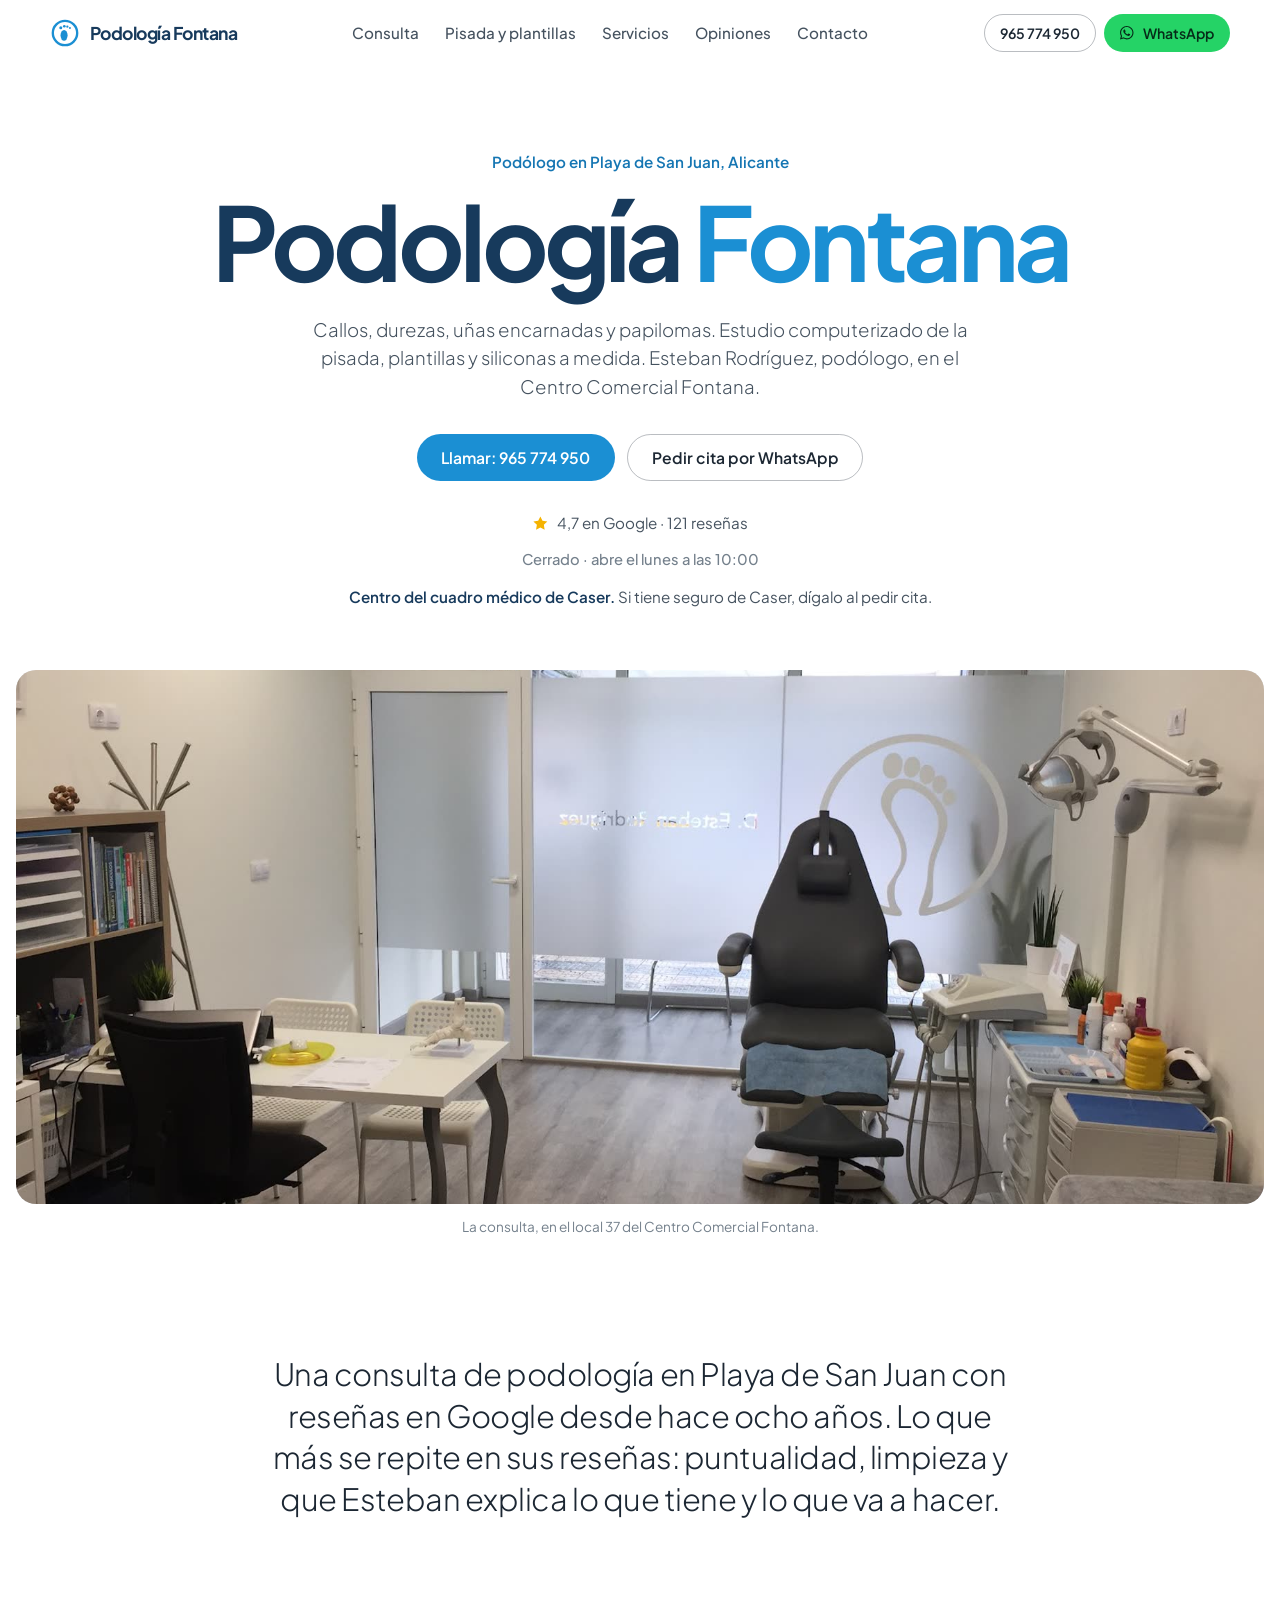
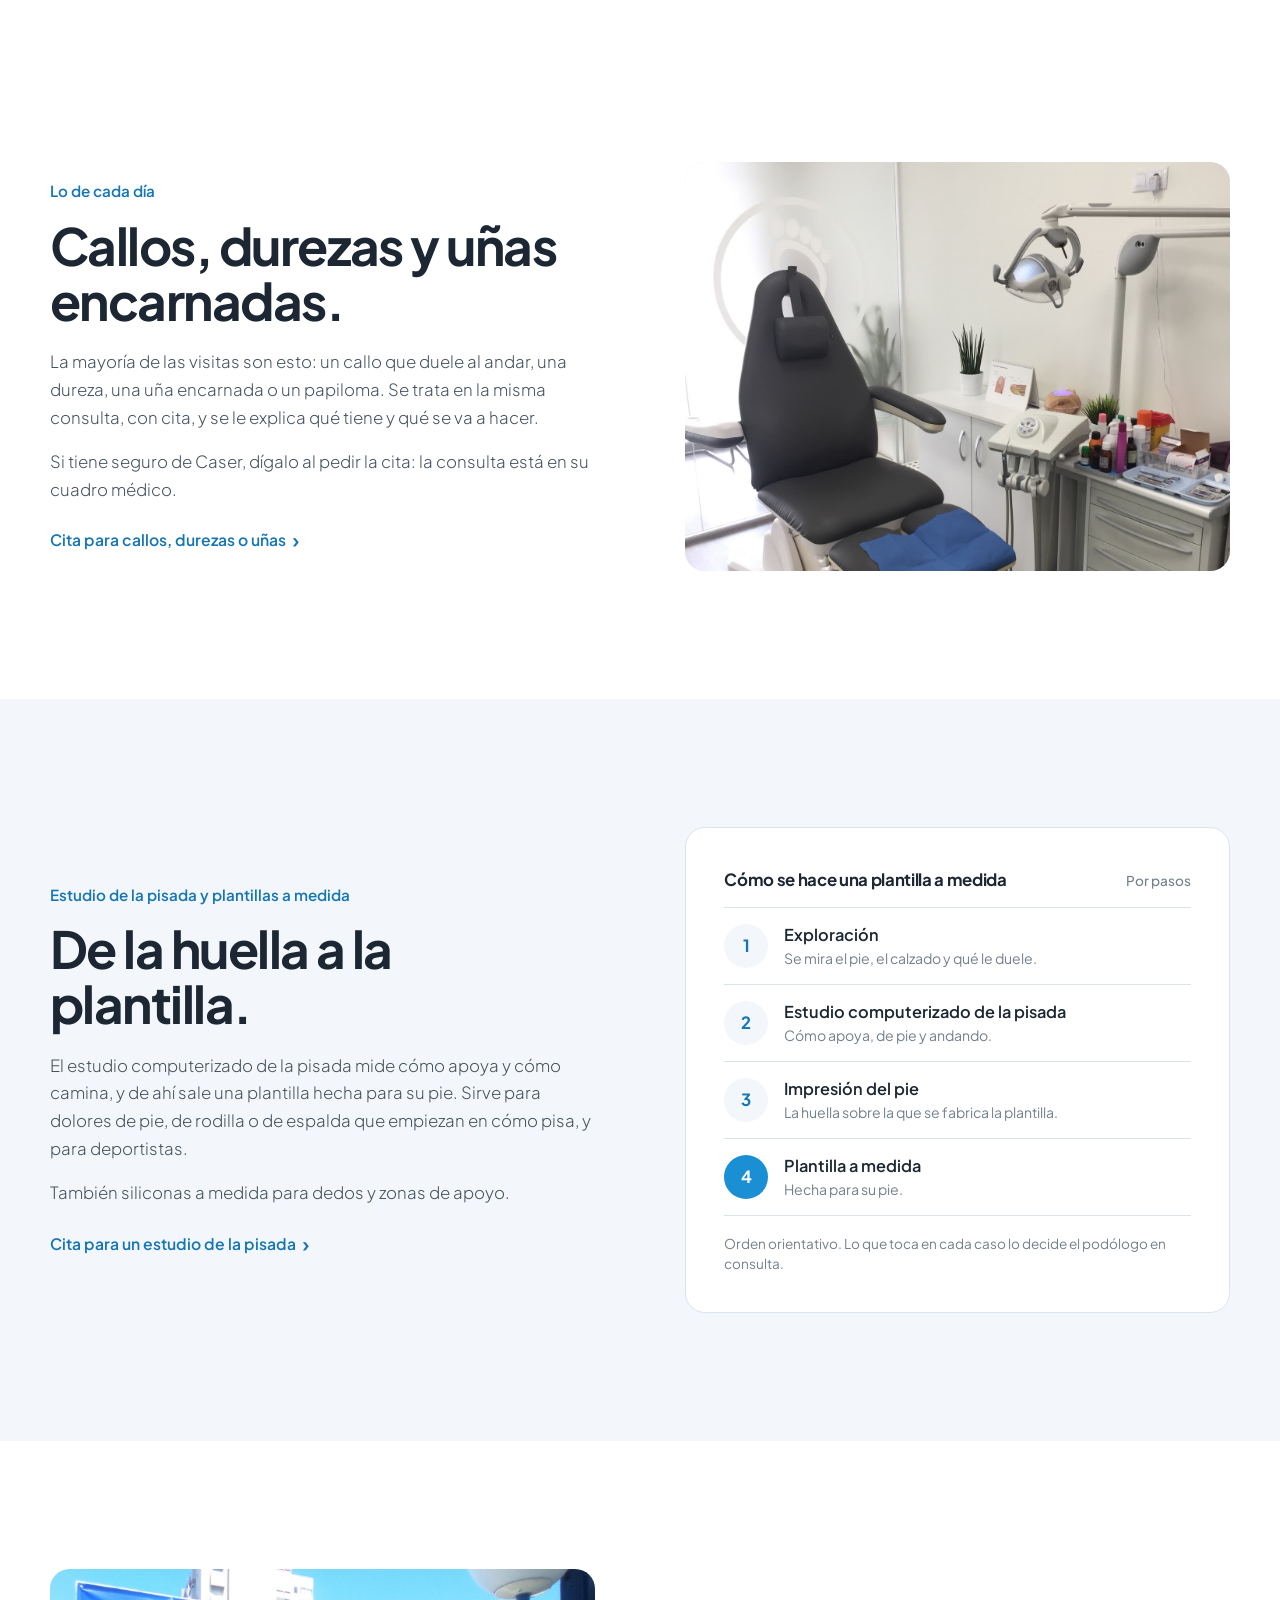
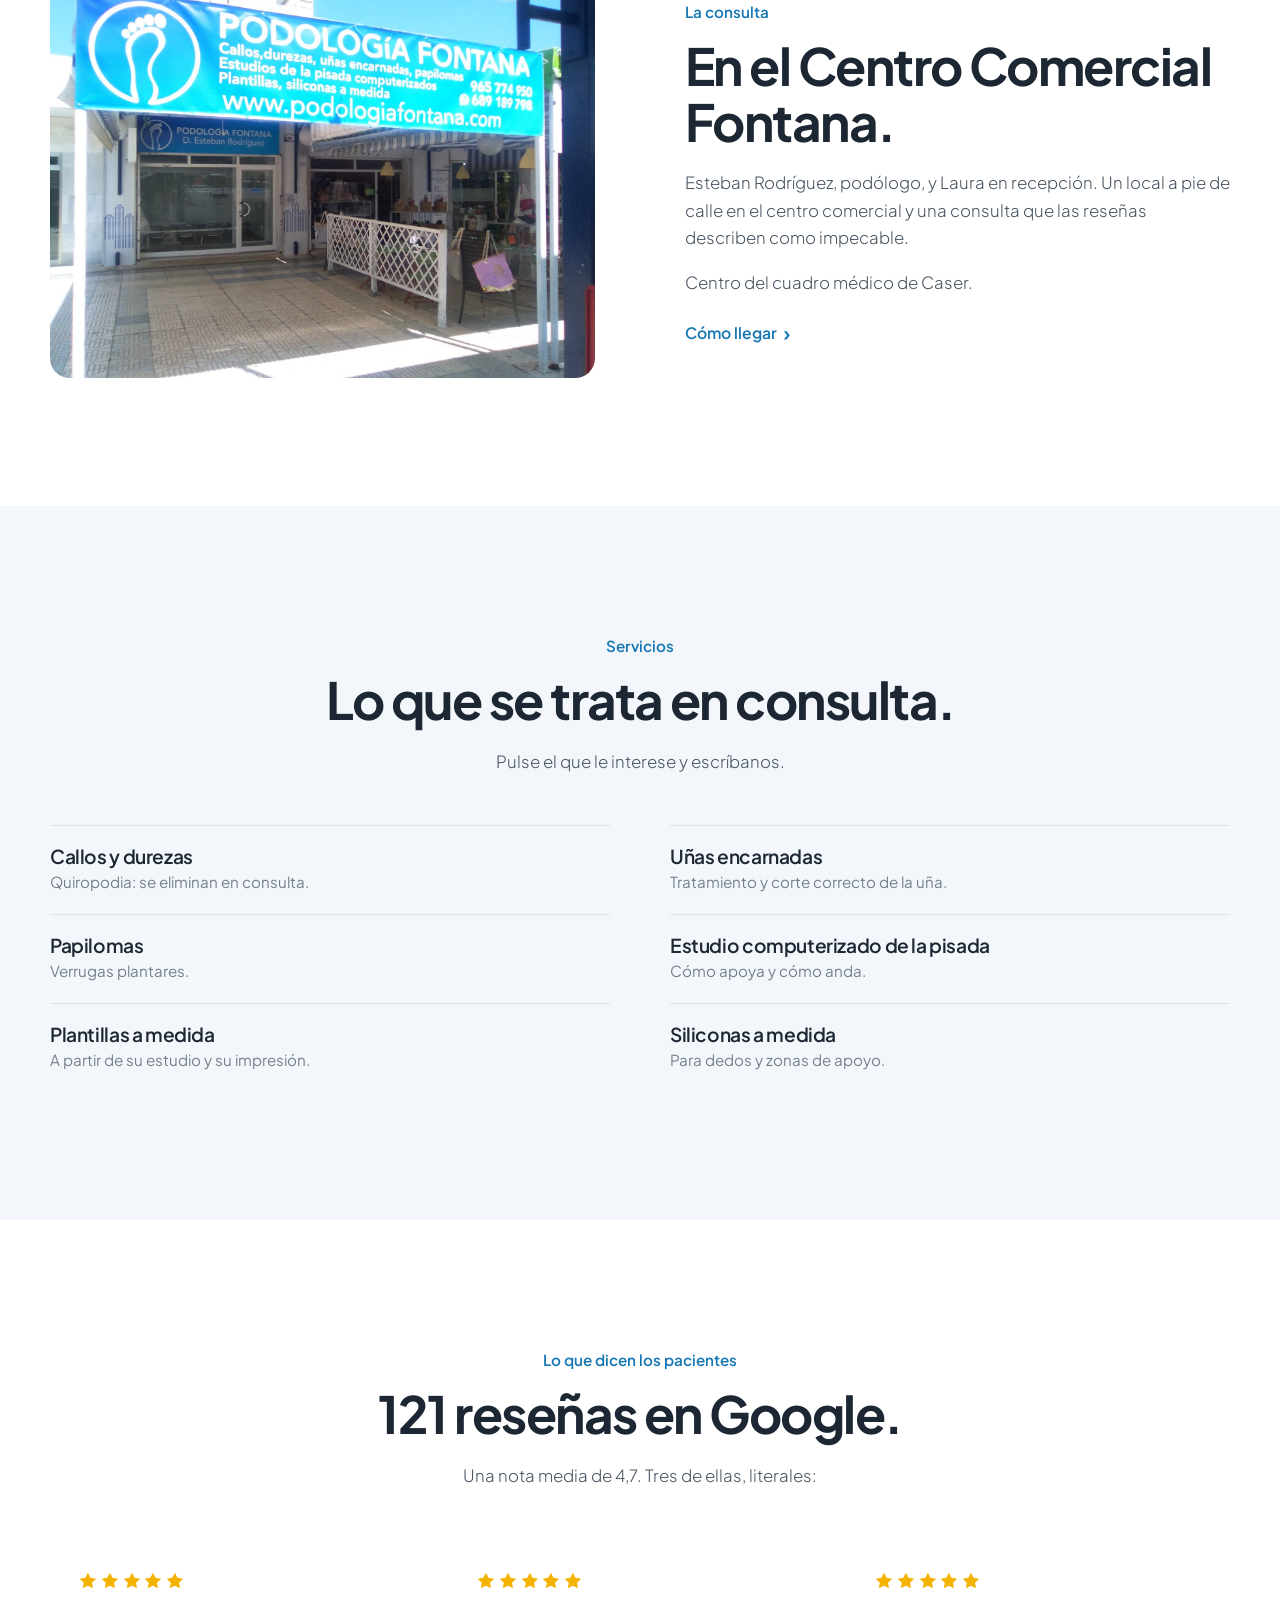
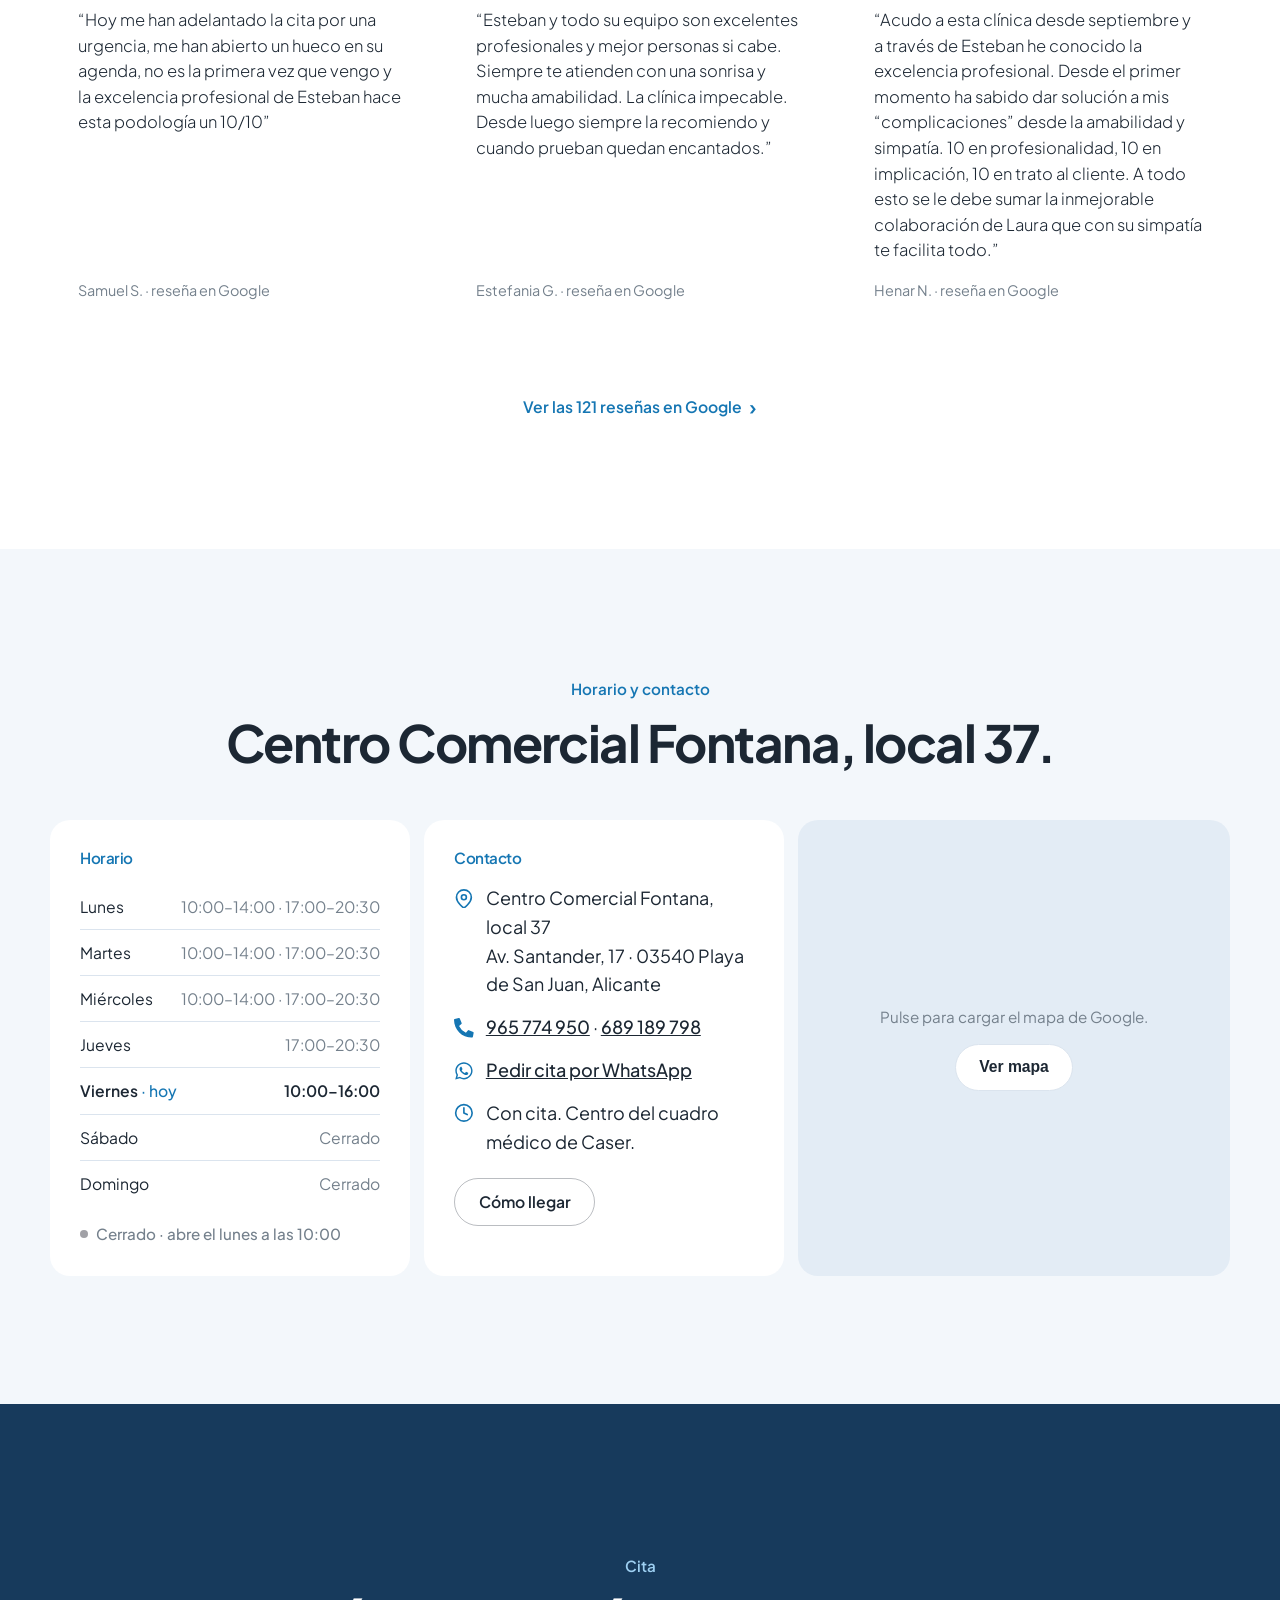
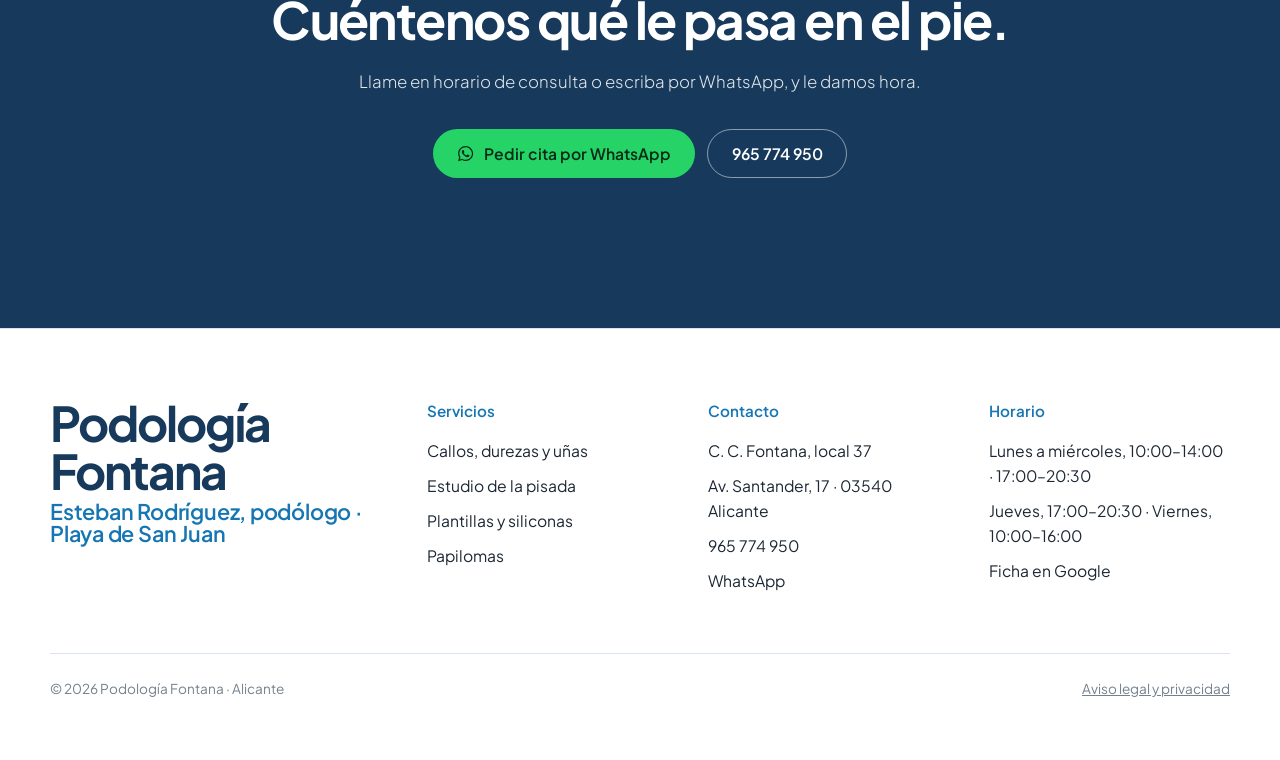
<file: podologia-fontana/index.html>
<!DOCTYPE html>
<html lang="es">
<head>
<meta charset="utf-8">
<meta name="viewport" content="width=device-width, initial-scale=1">
<title>Podología Fontana · Podólogo en Playa de San Juan, Alicante</title>
<meta name="description" content="Podología Fontana, Esteban Rodríguez: callos, durezas, uñas encarnadas, papilomas, estudio computerizado de la pisada y plantillas a medida. Centro Comercial Fontana, Playa de San Juan, Alicante.">
<meta name="robots" content="noindex"> <!-- DEMO: quitar al publicar -->
<meta property="og:title" content="Podología Fontana · Podólogo en Playa de San Juan, Alicante">
<meta property="og:description" content="Esteban Rodríguez, podólogo. 4,7 en Google con 121 reseñas. Centro Comercial Fontana.">
<meta name="theme-color" content="#ffffff">
<link rel="icon" href="img/favicon.svg" type="image/svg+xml">
<link rel="stylesheet" href="fonts/fonts.css">
<script type="application/ld+json">
{
  "@context": "https://schema.org",
  "@type": "Podiatrist",
  "name": "Podología Fontana",
  "description": "Podólogo en Playa de San Juan, Alicante: callos, durezas, uñas encarnadas, papilomas, estudio de la pisada computerizado, plantillas y siliconas a medida.",
  "image": "img/consulta.jpg",
  "telephone": "+34965774950",
  "address": {"@type": "PostalAddress","streetAddress": "Centro Comercial Fontana, Av. Santander, 17, local 37","addressLocality": "Alicante","postalCode": "03540","addressRegion": "Alicante","addressCountry": "ES"},
  "openingHoursSpecification": [
    {"@type": "OpeningHoursSpecification","dayOfWeek": ["Monday","Tuesday","Wednesday"],"opens": "10:00","closes": "14:00"},
    {"@type": "OpeningHoursSpecification","dayOfWeek": ["Monday","Tuesday","Wednesday","Thursday"],"opens": "17:00","closes": "20:30"},
    {"@type": "OpeningHoursSpecification","dayOfWeek": ["Friday"],"opens": "10:00","closes": "16:00"}
  ],
  "sameAs": ["https://www.google.com/maps/search/?api=1&query=Podolog%C3%ADa+Fontana+Alicante"]
}
</script>
<style>
/* ===== Podología Fontana: blanco, el azul cielo de su cartel, y mucha luz. Portada tipográfica + banda de foto. ===== */
:root{
  --bg:#ffffff; --bg2:#f3f7fb; --bg3:#e3ecf5;
  --txt:#1c2733; --txt2:#45525f; --muted:#74808c; --line:#dbe4ee;
  --azul:#1b8fd3; --azul2:#1576b3; --marino:#173a5c;
  --wa:#25d366; --wa-txt:#062b18;
  --r:20px;
  --ease:cubic-bezier(.23,1,.32,1);
}
*{box-sizing:border-box}
html{-webkit-text-size-adjust:100%;scroll-behavior:smooth}
body{margin:0;font:400 18px/1.6 'Jakarta',system-ui,-apple-system,"Segoe UI",Roboto,Helvetica,Arial,sans-serif;color:var(--txt);background:var(--bg);-webkit-font-smoothing:antialiased}
img{max-width:100%;height:auto;display:block}
a{color:inherit}
h1,h2,h3{margin:0;font-weight:700;letter-spacing:-.03em;line-height:1.05}
p{margin:0}
.contenedor{width:min(1180px,100% - 3rem);margin-inline:auto}
:focus-visible{outline:2px solid var(--azul);outline-offset:3px}
.icono{width:1.1em;height:1.1em;fill:none;stroke:currentColor;stroke-width:2;stroke-linecap:round;stroke-linejoin:round;flex:none}
.icono.relleno{fill:currentColor;stroke:none}

.sobre{font-size:.95rem;font-weight:600;color:var(--azul2)}
.titular{font-size:clamp(2rem,4vw,3.3rem);letter-spacing:-.03em;line-height:1.08;margin:14px 0 20px}
.cuerpo{font-size:clamp(1.05rem,1.3vw,1.2rem);line-height:1.65;color:var(--txt2);max-width:52ch;font-weight:300}
.cuerpo + .cuerpo{margin-top:1em}
.mas{display:inline-flex;align-items:center;gap:.4em;margin-top:24px;color:var(--azul2);font-weight:600;text-decoration:none;font-size:.98rem}
.mas::after{content:"›";font-size:1.35em;line-height:1;transition:transform .5s var(--ease)}
@media (hover:hover) and (pointer:fine){.mas:hover{text-decoration:underline}.mas:hover::after{transform:translateX(3px)}}

.btn{display:inline-flex;align-items:center;justify-content:center;gap:.6em;padding:.95em 1.5em;border-radius:999px;font-weight:600;font-size:.98rem;line-height:1;text-decoration:none;border:1px solid transparent;cursor:pointer;transition:transform .5s var(--ease),box-shadow .5s var(--ease),background .3s ease,border-color .3s ease}
.btn:active{transform:scale(.97)}
.btn-azul{background:var(--azul);color:#fff}
.btn-wa{background:var(--wa);color:var(--wa-txt)}
.btn-linea{background:transparent;color:var(--txt);border-color:rgba(28,39,51,.3)}
.btn-blanco{background:#fff;color:var(--txt);border-color:var(--line)}
@media (hover:hover) and (pointer:fine){.btn:hover{transform:translateY(-2px)}.btn-azul:hover{background:var(--azul2);box-shadow:0 16px 36px rgba(27,143,211,.25)}.btn-wa:hover{box-shadow:0 16px 36px rgba(37,211,102,.25)}.btn-linea:hover{border-color:var(--txt)}}

.top{position:fixed;inset:0 0 auto 0;z-index:60;height:66px;display:flex;align-items:center;transition:background .4s ease,box-shadow .4s ease}
.top .contenedor{display:flex;align-items:center;justify-content:space-between;gap:16px}
.top.solida{background:rgba(255,255,255,.92);backdrop-filter:blur(16px);-webkit-backdrop-filter:blur(16px);box-shadow:0 1px 0 var(--line)}
.marca{display:inline-flex;align-items:center;gap:10px;font-weight:700;letter-spacing:-.03em;font-size:1.1rem;text-decoration:none;white-space:nowrap;color:var(--marino)}
.marca svg{width:30px;height:30px}
.nav{display:none;gap:26px}
.nav a{text-decoration:none;font-size:.95rem;font-weight:500;color:var(--txt2)}
@media (hover:hover){.nav a:hover{color:var(--azul2)}}
@media (min-width:960px){.nav{display:flex}}
.top-acciones{display:flex;gap:8px}
.top .btn{padding:.7em 1.05em;font-size:.88rem}
.top .btn-tel{display:none}
@media (min-width:600px){.top .btn-tel{display:inline-flex}}

/* Portada tipográfica, centrada, sobre blanco; debajo, banda de foto a todo el ancho */
.hero{padding:150px 0 60px;text-align:center}
.hero .contenedor{max-width:900px}
.hero h1{font-size:clamp(3rem,8vw,6.4rem);letter-spacing:-.045em;line-height:.95;color:var(--marino);margin-top:18px}
.hero h1 span{color:var(--azul)}
.hero .sub{font-size:clamp(1.05rem,1.45vw,1.28rem);font-weight:300;color:var(--txt2);max-width:52ch;margin:26px auto 32px;line-height:1.55}
.hero .acciones{display:flex;flex-wrap:wrap;justify-content:center;gap:12px}
.hero .valoracion{display:inline-flex;align-items:center;gap:8px;margin-top:30px;color:var(--txt2);font-size:.95rem;text-decoration:none}
.hero .valoracion .estrella{color:#f5b301}
.hero .estado{display:block;margin-top:8px;color:var(--muted);font-size:.92rem}
.hero .estado:empty{display:none}
.hero .caser{display:block;margin-top:14px;font-size:.95rem;color:var(--txt2)}
.hero .caser b{color:var(--marino);font-weight:600}
.hero .entra{opacity:0;transform:translateY(18px);animation:entra 1s var(--ease) forwards}
.hero .entra:nth-child(2){animation-delay:.1s}.hero .entra:nth-child(3){animation-delay:.2s}.hero .entra:nth-child(4){animation-delay:.3s}.hero .entra:nth-child(5){animation-delay:.4s}.hero .entra:nth-child(6){animation-delay:.5s}
@keyframes entra{to{opacity:1;transform:none}}
.banda{width:min(1400px,100% - 2rem);margin:0 auto;border-radius:var(--r);overflow:hidden;aspect-ratio:21/9;background:var(--bg3)}
@media (max-width:760px){.banda{aspect-ratio:4/3}}
.banda img{width:100%;height:100%;object-fit:cover;object-position:center 55%}
.banda-pie{text-align:center;font-size:.85rem;color:var(--muted);margin:12px 0 0}

.introduccion{text-align:center;padding:clamp(70px,9vw,120px) 0}
.introduccion p{font-size:clamp(1.3rem,2.4vw,2rem);font-weight:300;line-height:1.35;letter-spacing:-.015em;max-width:34ch;margin:0 auto;color:var(--txt)}

.dual{padding:clamp(80px,10vw,140px) 0}
.dual .contenedor{display:grid;gap:44px;align-items:center}
@media (min-width:900px){.dual .contenedor{grid-template-columns:1fr 1fr;gap:90px}.dual.invertido .texto{order:2}}
.dual .imagen{border-radius:var(--r);overflow:hidden;aspect-ratio:4/3;background:var(--bg3)}
.dual .imagen.alta{aspect-ratio:3/4}
.dual .imagen img{width:100%;height:100%;object-fit:cover}
.dual .imagen.sin-foto{aspect-ratio:auto;overflow:visible;background:none;border-radius:0}
.dual.gris{background:var(--bg2)}

.grafico{border-radius:var(--r);background:#fff;border:1px solid var(--line);box-shadow:0 30px 70px rgba(23,58,92,.07);padding:clamp(26px,3vw,40px)}
.gris .grafico{box-shadow:none}
.grafico .cabecera{display:flex;justify-content:space-between;align-items:baseline;gap:12px;margin-bottom:6px}
.grafico .cabecera strong{font-size:1.05rem;letter-spacing:-.02em}
.grafico .cabecera span{font-size:.85rem;color:var(--muted);font-weight:500}
.grafico .nota{font-size:.85rem;color:var(--muted);line-height:1.45;margin-top:18px}
.pasos{display:grid;margin-top:14px}
.paso{display:grid;grid-template-columns:44px 1fr;gap:16px;align-items:start;padding:16px 0;border-top:1px solid var(--line)}
.paso:last-child{border-bottom:1px solid var(--line)}
.paso .n{width:44px;height:44px;border-radius:50%;background:var(--bg2);color:var(--azul2);display:grid;place-items:center;font-weight:700;font-size:1.05rem}
.paso .n.azul{background:var(--azul);color:#fff}
.paso .t{font-weight:600;font-size:1.02rem;line-height:1.3}
.paso small{display:block;color:var(--muted);font-size:.88rem;margin-top:3px;font-weight:400}

.lista{padding:clamp(80px,10vw,140px) 0;background:var(--bg2)}
.lista .cab{max-width:720px;margin:0 auto 50px;text-align:center}
.lista .cab .cuerpo{margin-inline:auto}
.columnas{display:grid;gap:0 60px}
@media (min-width:760px){.columnas{grid-template-columns:1fr 1fr}}
.item{display:block;padding:20px 0;border-top:1px solid var(--line);text-decoration:none}
.item h3{font-size:1.2rem;letter-spacing:-.02em;font-weight:600;margin-bottom:5px}
.item p{color:var(--muted);font-size:.95rem;line-height:1.5}
@media (hover:hover) and (pointer:fine){.item:hover h3{color:var(--azul2)}}

.opiniones{padding:clamp(80px,10vw,140px) 0}
.opiniones .cab{max-width:720px;margin:0 auto 50px;text-align:center}
.opiniones .cab .cuerpo{margin-inline:auto}
.quotes{display:grid;gap:14px}
@media (min-width:900px){.quotes{grid-template-columns:repeat(3,1fr)}}
.quote{background:var(--bg2);border-radius:var(--r);padding:32px 28px;display:flex;flex-direction:column;gap:16px}
.quote .estrellas{color:#f5b301;display:flex;gap:2px}
.quote blockquote{margin:0;font-size:1.03rem;font-weight:300;line-height:1.55;flex:1}
.quote footer{color:var(--muted);font-size:.9rem}

.contacto{padding:clamp(80px,10vw,140px) 0;background:var(--bg2)}
.contacto .cab{text-align:center;margin-bottom:50px}
.info-grid{display:grid;gap:14px}
@media (min-width:960px){.info-grid{grid-template-columns:1fr 1fr 1.2fr}}
.tarj{background:#fff;border-radius:var(--r);padding:30px}
.tarj h3{font-size:.95rem;font-weight:600;color:var(--azul2);margin-bottom:18px}
.tabla{width:100%;border-collapse:collapse}
.tabla td{padding:10px 0;border-top:1px solid var(--line);font-size:.98rem}
.tabla tr:first-child td{border-top:0}
.tabla td:last-child{text-align:right;color:var(--muted)}
.tabla tr.hoy td{font-weight:600;color:var(--txt)}
.tabla tr.hoy td:first-child::after{content:" · hoy";color:var(--azul2);font-weight:500}
.estado{display:inline-flex;align-items:center;gap:8px;color:var(--muted);font-weight:500;font-size:.95rem;margin-top:16px}
.estado:empty{display:none}
.estado::before{content:"";width:8px;height:8px;border-radius:50%;background:#a1a1a6}
.estado.abierto{color:#1c7c3e}.estado.abierto::before{background:#2ecc71}
.datos{list-style:none;padding:0;margin:0 0 22px;display:grid;gap:14px}
.datos li{display:flex;gap:12px;align-items:flex-start}
.datos .icono{color:var(--azul2);margin-top:.25em}
.datos a{font-weight:500}
.mapa{position:relative;border-radius:var(--r);overflow:hidden;background:var(--bg3);min-height:320px}
.mapa iframe{position:absolute;inset:0;width:100%;height:100%;border:0}
.mapa-aviso{position:absolute;inset:0;display:grid;place-content:center;text-align:center;padding:24px;gap:14px}
.mapa-aviso p{color:var(--muted);max-width:30ch;font-size:.95rem}
.mapa-aviso .btn{justify-self:center}

.cierre{text-align:center;background:var(--marino);color:#fff;padding:clamp(90px,12vw,150px) 0}
.cierre .sobre{color:#9ed0f2}
.cierre .cuerpo{color:rgba(255,255,255,.88);margin:0 auto 34px}
.cierre .acciones{display:flex;flex-wrap:wrap;justify-content:center;gap:12px}
.cierre .btn-linea{color:#fff;border-color:rgba(255,255,255,.5)}
.pie{border-top:1px solid var(--line);padding:70px 0 120px}
@media (min-width:960px){.pie{padding-bottom:60px}}
.pie-grid{display:grid;gap:40px}
@media (min-width:900px){.pie-grid{grid-template-columns:1.4fr 1fr 1fr 1fr}}
.pie .marca-grande{font-size:clamp(1.8rem,4vw,3rem);font-weight:700;letter-spacing:-.04em;line-height:1;color:var(--marino)}
.pie .marca-grande small{display:block;font-size:.45em;color:var(--azul2);font-weight:600;letter-spacing:-.01em;margin-top:6px}
.pie h4{margin:0 0 14px;font-size:.95rem;font-weight:600;color:var(--azul2)}
.pie ul{list-style:none;padding:0;margin:0;display:grid;gap:10px;font-size:.98rem}
.pie ul a{text-decoration:none}
@media (hover:hover){.pie ul a:hover{color:var(--azul2)}}
.pie-bajo{display:flex;flex-wrap:wrap;justify-content:space-between;gap:10px;margin-top:60px;padding-top:24px;border-top:1px solid var(--line);color:var(--muted);font-size:.85rem}
.pie-bajo a{color:inherit}

.barra-movil{position:fixed;left:0;right:0;bottom:0;z-index:60;display:grid;grid-template-columns:1fr 1fr;gap:10px;padding:10px 12px calc(10px + env(safe-area-inset-bottom));background:rgba(255,255,255,.94);backdrop-filter:blur(14px);-webkit-backdrop-filter:blur(14px);border-top:1px solid var(--line)}
@media (min-width:960px){.barra-movil{display:none}}
@media (max-width:959px){.hero .acciones{display:none}}
@media (prefers-reduced-motion:reduce){html{scroll-behavior:auto}.hero .entra{opacity:1;transform:none;animation:none}}
</style>
</head>
<body>

<svg width="0" height="0" style="position:absolute" aria-hidden="true">
  <symbol id="i-wa" viewBox="0 0 448 512"><path d="M380.9 97.1C339 55.1 283.2 32 223.9 32c-122.4 0-222 99.6-222 222 0 39.1 10.2 77.3 29.6 111L0 480l117.7-30.9c32.4 17.7 68.9 27 106.1 27h.1c122.3 0 224.1-99.6 224.1-222 0-59.3-25.2-115-67.1-157zm-157 341.6c-33.2 0-65.7-8.9-94-25.7l-6.7-4-69.8 18.3L72 359.2l-4.4-7c-18.5-29.4-28.2-63.3-28.2-98.2 0-101.7 82.8-184.5 184.6-184.5 49.3 0 95.6 19.2 130.4 54.1 34.8 34.9 56.2 81.2 56.1 130.5 0 101.8-84.9 184.6-186.6 184.6zm101.2-138.2c-5.5-2.8-32.8-16.2-37.9-18-5.1-1.9-8.8-2.8-12.5 2.8-3.7 5.6-14.3 18-17.6 21.8-3.2 3.7-6.5 4.2-12 1.4-32.6-16.3-54-29.1-75.5-66-5.7-9.8 5.7-9.1 16.3-30.3 1.8-3.7.9-6.9-.5-9.7-1.4-2.8-12.5-30.1-17.1-41.2-4.5-10.8-9.1-9.3-12.5-9.5-3.2-.2-6.9-.2-10.6-.2-3.7 0-9.7 1.4-14.8 6.9-5.1 5.6-19.4 19-19.4 46.3 0 27.3 19.9 53.7 22.6 57.4 2.8 3.7 39.1 59.7 94.8 83.8 35.2 15.2 49 16.5 66.6 13.9 10.7-1.6 32.8-13.4 37.4-26.4 4.6-13 4.6-24.1 3.2-26.4-1.3-2.5-5-3.9-10.5-6.6z"/></symbol>
  <symbol id="i-tel" viewBox="0 0 512 512"><path d="M497.39 361.8l-112-48a24 24 0 0 0-28 6.9l-49.6 60.6A370.66 370.66 0 0 1 130.6 204.11l60.6-49.6a23.94 23.94 0 0 0 6.9-28l-48-112A24.16 24.16 0 0 0 122.6.61l-104 24A24 24 0 0 0 0 48c0 256.5 207.9 464 464 464a24 24 0 0 0 23.4-18.6l24-104a24.29 24.29 0 0 0-14.01-27.6z"/></symbol>
  <symbol id="i-estrella" viewBox="0 0 24 24"><path d="M12 2l3.09 6.26L22 9.27l-5 4.87 1.18 6.88L12 17.77l-6.18 3.25L7 14.14 2 9.27l6.91-1.01L12 2z"/></symbol>
  <symbol id="i-pin" viewBox="0 0 24 24"><path d="M21 10c0 7-9 13-9 13s-9-6-9-13a9 9 0 0 1 18 0z"/><circle cx="12" cy="10" r="3"/></symbol>
  <symbol id="i-reloj" viewBox="0 0 24 24"><circle cx="12" cy="12" r="10"/><polyline points="12 6 12 12 16 14"/></symbol>
  <symbol id="i-pie" viewBox="0 0 64 64"><circle cx="32" cy="32" r="26" fill="none" stroke="currentColor" stroke-width="5"/><ellipse cx="30" cy="37" rx="7.5" ry="11.5" fill="currentColor"/><circle cx="23" cy="21" r="3.2" fill="currentColor"/><circle cx="30.5" cy="17.5" r="2.8" fill="currentColor"/><circle cx="37" cy="18.5" r="2.4" fill="currentColor"/><circle cx="42.5" cy="21.5" r="2.1" fill="currentColor"/></symbol>
</svg>

<header class="top">
  <div class="contenedor">
    <a class="marca" href="#inicio"><svg style="color:var(--azul)"><use href="#i-pie"/></svg>Podología Fontana</a>
    <nav class="nav" aria-label="Secciones">
      <a href="#consulta">Consulta</a>
      <a href="#pisada">Pisada y plantillas</a>
      <a href="#servicios">Servicios</a>
      <a href="#opiniones">Opiniones</a>
      <a href="#contacto">Contacto</a>
    </nav>
    <div class="top-acciones">
      <a class="btn btn-linea btn-tel" href="tel:+34965774950">965 774 950</a>
      <a class="btn btn-wa" href="https://wa.me/34689189798?text=Hola%2C%20quiero%20pedir%20cita" target="_blank" rel="noopener"><svg class="icono relleno"><use href="#i-wa"/></svg> WhatsApp</a>
    </div>
  </div>
</header>

<main>

<!-- Portada tipográfica -->
<section class="hero" id="inicio">
  <div class="contenedor">
    <div class="sobre entra">Podólogo en Playa de San Juan, Alicante</div>
    <h1 class="entra">Podología <span>Fontana</span></h1>
    <p class="sub entra">Callos, durezas, uñas encarnadas y papilomas. Estudio computerizado de la pisada, plantillas y siliconas a medida. Esteban Rodríguez, podólogo, en el Centro Comercial Fontana.</p>
    <div class="acciones entra">
      <a class="btn btn-azul" href="tel:+34965774950">Llamar: 965 774 950</a>
      <a class="btn btn-linea" href="https://wa.me/34689189798?text=Hola%2C%20quiero%20pedir%20cita" target="_blank" rel="noopener">Pedir cita por WhatsApp</a>
    </div>
    <a class="valoracion entra" href="https://www.google.com/maps/search/?api=1&query=Podolog%C3%ADa+Fontana+Alicante" target="_blank" rel="noopener"><svg class="icono relleno estrella"><use href="#i-estrella"/></svg> 4,7 en Google · 121 reseñas</a>
    <span class="estado entra" data-estado aria-live="polite"></span>
    <span class="caser entra"><b>Centro del cuadro médico de Caser.</b> Si tiene seguro de Caser, dígalo al pedir cita.</span>
  </div>
</section>
<div class="banda"><img src="img/consulta.jpg" alt="Consulta de Podología Fontana: mesa, sillón de podología y cristalera con el logo" width="1800" height="1350" fetchpriority="high"></div>
<p class="banda-pie">La consulta, en el local 37 del Centro Comercial Fontana.</p>

<!-- Introducción -->
<section class="introduccion">
  <div class="contenedor">
    <p>Una consulta de podología en Playa de San Juan con reseñas en Google desde hace ocho años. Lo que más se repite en sus reseñas: puntualidad, limpieza y que Esteban explica lo que tiene y lo que va a hacer.</p>
  </div>
</section>

<!-- Bloque 0: lo de cada día (texto + foto sillón) -->
<section class="dual" id="consulta">
  <div class="contenedor">
    <div class="texto">
      <div class="sobre">Lo de cada día</div>
      <h2 class="titular">Callos, durezas y uñas encarnadas.</h2>
      <p class="cuerpo">La mayoría de las visitas son esto: un callo que duele al andar, una dureza, una uña encarnada o un papiloma. Se trata en la misma consulta, con cita, y se le explica qué tiene y qué se va a hacer.</p>
      <p class="cuerpo">Si tiene seguro de Caser, dígalo al pedir la cita: la consulta está en su cuadro médico.</p>
      <a class="mas" href="https://wa.me/34689189798?text=Hola%2C%20quiero%20cita%20para%20callos%2C%20durezas%20o%20una%20u%C3%B1a%20encarnada" target="_blank" rel="noopener">Cita para callos, durezas o uñas</a>
    </div>
    <div class="imagen"><img src="img/sillon.jpg" alt="Sillón de podología de la consulta" width="1400" height="1050" loading="lazy" style="object-position:center 40%"></div>
  </div>
</section>

<!-- Bloque 1: estudio de la pisada y plantillas (texto + gráfico) -->
<section class="dual gris" id="pisada">
  <div class="contenedor">
    <div class="texto">
      <div class="sobre">Estudio de la pisada y plantillas a medida</div>
      <h2 class="titular">De la huella a la plantilla.</h2>
      <p class="cuerpo">El estudio computerizado de la pisada mide cómo apoya y cómo camina, y de ahí sale una plantilla hecha para su pie. Sirve para dolores de pie, de rodilla o de espalda que empiezan en cómo pisa, y para deportistas.</p>
      <p class="cuerpo">También siliconas a medida para dedos y zonas de apoyo.</p>
      <a class="mas" href="https://wa.me/34689189798?text=Hola%2C%20quiero%20cita%20para%20un%20estudio%20de%20la%20pisada" target="_blank" rel="noopener">Cita para un estudio de la pisada</a>
    </div>
    <div class="imagen sin-foto">
      <div class="grafico" aria-label="Cómo se hace una plantilla a medida">
        <div class="cabecera"><strong>Cómo se hace una plantilla a medida</strong><span>Por pasos</span></div>
        <div class="pasos">
          <div class="paso"><div class="n">1</div><div class="t">Exploración<small>Se mira el pie, el calzado y qué le duele.</small></div></div>
          <div class="paso"><div class="n">2</div><div class="t">Estudio computerizado de la pisada<small>Cómo apoya, de pie y andando.</small></div></div>
          <div class="paso"><div class="n">3</div><div class="t">Impresión del pie<small>La huella sobre la que se fabrica la plantilla.</small></div></div>
          <div class="paso"><div class="n azul">4</div><div class="t">Plantilla a medida<small>Hecha para su pie.</small></div></div>
        </div>
        <p class="nota">Orden orientativo. Lo que toca en cada caso lo decide el podólogo en consulta.</p>
      </div>
    </div>
  </div>
</section>

<!-- Bloque 3: la consulta (texto + foto local) -->
<section class="dual invertido">
  <div class="contenedor">
    <div class="texto">
      <div class="sobre">La consulta</div>
      <h2 class="titular">En el Centro Comercial Fontana.</h2>
      <p class="cuerpo">Esteban Rodríguez, podólogo, y Laura en recepción. Un local a pie de calle en el centro comercial y una consulta que las reseñas describen como impecable.</p>
      <p class="cuerpo">Centro del cuadro médico de Caser.</p>
      <a class="mas" href="https://www.google.com/maps/dir/?api=1&destination=Podolog%C3%ADa+Fontana%2C+Centro+Comercial+Fontana%2C+Alicante" target="_blank" rel="noopener">Cómo llegar</a>
    </div>
    <div class="imagen"><img src="img/local.jpg" alt="Entrada de Podología Fontana en el Centro Comercial Fontana, con el cartel azul" width="1600" height="1200" loading="lazy" style="object-position:center 30%"></div>
  </div>
</section>

<!-- Servicios -->
<section class="lista" id="servicios">
  <div class="contenedor">
    <div class="cab">
      <div class="sobre">Servicios</div>
      <h2 class="titular">Lo que se trata en consulta.</h2>
      <p class="cuerpo">Pulse el que le interese y escríbanos.</p>
    </div>
    <div class="columnas">
      <a class="item" href="https://wa.me/34689189798?text=Hola%2C%20quiero%20cita%20para%20callos%20o%20durezas" target="_blank" rel="noopener"><h3>Callos y durezas</h3><p>Quiropodia: se eliminan en consulta.</p></a>
      <a class="item" href="https://wa.me/34689189798?text=Hola%2C%20quiero%20cita%20por%20una%20u%C3%B1a%20encarnada" target="_blank" rel="noopener"><h3>Uñas encarnadas</h3><p>Tratamiento y corte correcto de la uña.</p></a>
      <a class="item" href="https://wa.me/34689189798?text=Hola%2C%20quiero%20cita%20por%20un%20papiloma" target="_blank" rel="noopener"><h3>Papilomas</h3><p>Verrugas plantares.</p></a>
      <a class="item" href="https://wa.me/34689189798?text=Hola%2C%20quiero%20cita%20para%20un%20estudio%20de%20la%20pisada" target="_blank" rel="noopener"><h3>Estudio computerizado de la pisada</h3><p>Cómo apoya y cómo anda.</p></a>
      <a class="item" href="https://wa.me/34689189798?text=Hola%2C%20quiero%20informaci%C3%B3n%20sobre%20plantillas%20a%20medida" target="_blank" rel="noopener"><h3>Plantillas a medida</h3><p>A partir de su estudio y su impresión.</p></a>
      <a class="item" href="https://wa.me/34689189798?text=Hola%2C%20quiero%20informaci%C3%B3n%20sobre%20siliconas%20a%20medida" target="_blank" rel="noopener"><h3>Siliconas a medida</h3><p>Para dedos y zonas de apoyo.</p></a>
    </div>
  </div>
</section>

<!-- Opiniones -->
<section class="opiniones" id="opiniones" style="background:#fff">
  <div class="contenedor">
    <div class="cab">
      <div class="sobre">Lo que dicen los pacientes</div>
      <h2 class="titular">121 reseñas en Google.</h2>
      <p class="cuerpo">Una nota media de 4,7. Tres de ellas, literales:</p>
    </div>
    <div class="quotes">
      <article class="quote" style="background:#fff"><div class="estrellas" aria-label="5 estrellas"><svg class="icono relleno"><use href="#i-estrella"/></svg><svg class="icono relleno"><use href="#i-estrella"/></svg><svg class="icono relleno"><use href="#i-estrella"/></svg><svg class="icono relleno"><use href="#i-estrella"/></svg><svg class="icono relleno"><use href="#i-estrella"/></svg></div><blockquote>“Hoy me han adelantado la cita por una urgencia, me han abierto un hueco en su agenda, no es la primera vez que vengo y la excelencia profesional de Esteban hace esta podología un 10/10”</blockquote><footer>Samuel S. · reseña en Google</footer></article>
      <article class="quote" style="background:#fff"><div class="estrellas" aria-label="5 estrellas"><svg class="icono relleno"><use href="#i-estrella"/></svg><svg class="icono relleno"><use href="#i-estrella"/></svg><svg class="icono relleno"><use href="#i-estrella"/></svg><svg class="icono relleno"><use href="#i-estrella"/></svg><svg class="icono relleno"><use href="#i-estrella"/></svg></div><blockquote>“Esteban y todo su equipo son excelentes profesionales y mejor personas si cabe. Siempre te atienden con una sonrisa y mucha amabilidad. La clínica impecable. Desde luego siempre la recomiendo y cuando prueban quedan encantados.”</blockquote><footer>Estefania G. · reseña en Google</footer></article>
      <article class="quote" style="background:#fff"><div class="estrellas" aria-label="5 estrellas"><svg class="icono relleno"><use href="#i-estrella"/></svg><svg class="icono relleno"><use href="#i-estrella"/></svg><svg class="icono relleno"><use href="#i-estrella"/></svg><svg class="icono relleno"><use href="#i-estrella"/></svg><svg class="icono relleno"><use href="#i-estrella"/></svg></div><blockquote>“Acudo a esta clínica desde septiembre y a través de Esteban he conocido la excelencia profesional. Desde el primer momento ha sabido dar solución a mis “complicaciones” desde la amabilidad y simpatía. 10 en profesionalidad, 10 en implicación, 10 en trato al cliente. A todo esto se le debe sumar la inmejorable colaboración de Laura que con su simpatía te facilita todo.”</blockquote><footer>Henar N. · reseña en Google</footer></article>
    </div>
    <div style="text-align:center;margin-top:36px"><a class="mas" href="https://www.google.com/maps/search/?api=1&query=Podolog%C3%ADa+Fontana+Alicante" target="_blank" rel="noopener">Ver las 121 reseñas en Google</a></div>
  </div>
</section>

<!-- Contacto -->
<section class="contacto" id="contacto" style="background:var(--bg2)">
  <div class="contenedor">
    <div class="cab">
      <div class="sobre">Horario y contacto</div>
      <h2 class="titular">Centro Comercial Fontana, local 37.</h2>
    </div>
    <div class="info-grid">
      <div class="tarj" style="background:#fff">
        <h3>Horario</h3>
        <table class="tabla" id="tabla-horario">
          <tr data-dia="1" data-tramos="10:00-14:00,17:00-20:30"><td>Lunes</td><td>10:00–14:00 · 17:00–20:30</td></tr>
          <tr data-dia="2" data-tramos="10:00-14:00,17:00-20:30"><td>Martes</td><td>10:00–14:00 · 17:00–20:30</td></tr>
          <tr data-dia="3" data-tramos="10:00-14:00,17:00-20:30"><td>Miércoles</td><td>10:00–14:00 · 17:00–20:30</td></tr>
          <tr data-dia="4" data-tramos="17:00-20:30"><td>Jueves</td><td>17:00–20:30</td></tr>
          <tr data-dia="5" data-tramos="10:00-16:00"><td>Viernes</td><td>10:00–16:00</td></tr>
          <tr data-dia="6" data-tramos=""><td>Sábado</td><td>Cerrado</td></tr>
          <tr data-dia="7" data-tramos=""><td>Domingo</td><td>Cerrado</td></tr>
        </table>
        <span class="estado" data-estado aria-live="polite"></span>
      </div>
      <div class="tarj" style="background:#fff">
        <h3>Contacto</h3>
        <ul class="datos">
          <li><svg class="icono"><use href="#i-pin"/></svg><span>Centro Comercial Fontana, local 37<br>Av. Santander, 17 · 03540 Playa de San Juan, Alicante</span></li>
          <li><svg class="icono relleno"><use href="#i-tel"/></svg><span><a href="tel:+34965774950">965 774 950</a> · <a href="tel:+34689189798">689 189 798</a></span></li>
          <li><svg class="icono relleno"><use href="#i-wa"/></svg><a href="https://wa.me/34689189798?text=Hola%2C%20quiero%20pedir%20cita" target="_blank" rel="noopener">Pedir cita por WhatsApp</a></li>
          <li><svg class="icono"><use href="#i-reloj"/></svg><span>Con cita. Centro del cuadro médico de Caser.</span></li>
        </ul>
        <a class="btn btn-linea" href="https://www.google.com/maps/dir/?api=1&destination=Podolog%C3%ADa+Fontana%2C+Centro+Comercial+Fontana%2C+Alicante" target="_blank" rel="noopener">Cómo llegar</a>
      </div>
      <div class="mapa" id="mapa" data-src="https://maps.google.com/maps?q=Podolog%C3%ADa+Fontana%2C+Centro+Comercial+Fontana%2C+Alicante&z=17&output=embed">
        <div class="mapa-aviso">
          <p>Pulse para cargar el mapa de Google.</p>
          <button class="btn btn-blanco" type="button" id="cargar-mapa">Ver mapa</button>
        </div>
      </div>
    </div>
  </div>
</section>

<!-- Cierre -->
<section class="cierre">
  <div class="contenedor">
    <div class="sobre">Cita</div>
    <h2 class="titular">Cuéntenos qué le pasa en el pie.</h2>
    <p class="cuerpo">Llame en horario de consulta o escriba por WhatsApp, y le damos hora.</p>
    <div class="acciones">
      <a class="btn btn-wa" href="https://wa.me/34689189798?text=Hola%2C%20quiero%20pedir%20cita" target="_blank" rel="noopener"><svg class="icono relleno"><use href="#i-wa"/></svg> Pedir cita por WhatsApp</a>
      <a class="btn btn-linea" href="tel:+34965774950">965 774 950</a>
    </div>
  </div>
</section>

</main>

<footer class="pie">
  <div class="contenedor">
    <div class="pie-grid">
      <div><div class="marca-grande">Podología Fontana<small>Esteban Rodríguez, podólogo · Playa de San Juan</small></div></div>
      <div><h4>Servicios</h4><ul><li><a href="#servicios">Callos, durezas y uñas</a></li><li><a href="#pisada">Estudio de la pisada</a></li><li><a href="#pisada">Plantillas y siliconas</a></li><li><a href="#servicios">Papilomas</a></li></ul></div>
      <div><h4>Contacto</h4><ul><li>C. C. Fontana, local 37</li><li>Av. Santander, 17 · 03540 Alicante</li><li><a href="tel:+34965774950">965 774 950</a></li><li><a href="https://wa.me/34689189798" target="_blank" rel="noopener">WhatsApp</a></li></ul></div>
      <div><h4>Horario</h4><ul><li>Lunes a miércoles, 10:00–14:00 · 17:00–20:30</li><li>Jueves, 17:00–20:30 · Viernes, 10:00–16:00</li><li><a href="https://www.google.com/maps/search/?api=1&query=Podolog%C3%ADa+Fontana+Alicante" target="_blank" rel="noopener">Ficha en Google</a></li></ul></div>
    </div>
    <div class="pie-bajo">
      <span>© <span id="anio">2026</span> Podología Fontana · Alicante</span>
      <span><a href="aviso-legal.html">Aviso legal y privacidad</a></span>
    </div>
  </div>
</footer>

<div class="barra-movil" aria-label="Contacto rápido">
  <a class="btn btn-linea" href="tel:+34965774950"><svg class="icono relleno"><use href="#i-tel"/></svg> Llamar</a>
  <a class="btn btn-wa" href="https://wa.me/34689189798?text=Hola%2C%20quiero%20pedir%20cita" target="_blank" rel="noopener"><svg class="icono relleno"><use href="#i-wa"/></svg> WhatsApp</a>
</div>

<script>
(function(){
  var q=function(s,c){return (c||document).querySelector(s);};
  var qa=function(s,c){return Array.prototype.slice.call((c||document).querySelectorAll(s));};
  var anio=q('#anio'); if(anio) anio.textContent=new Date().getFullYear();
  var top=q('.top');
  function cab(){ if(top) top.classList.toggle('solida', window.scrollY>40); }
  cab(); window.addEventListener('scroll',cab,{passive:true});
  var DIAS=['lunes','martes','miércoles','jueves','viernes','sábado','domingo'];
  var SEM={Mon:1,Tue:2,Wed:3,Thu:4,Fri:5,Sat:6,Sun:7};
  var filas=qa('#tabla-horario tr[data-dia]'), horario={};
  filas.forEach(function(tr){
    horario[+tr.getAttribute('data-dia')]=(tr.getAttribute('data-tramos')||'').split(',').filter(Boolean).map(function(t){
      return t.split('-').map(function(h){var p=h.split(':');return (+p[0])*60+(+p[1]||0);});
    });
  });
  var partes={};
  try{ new Intl.DateTimeFormat('en-GB',{timeZone:'Europe/Madrid',weekday:'short',hour:'2-digit',minute:'2-digit',hourCycle:'h23'}).formatToParts(new Date()).forEach(function(p){partes[p.type]=p.value;}); }catch(e){}
  var dia=SEM[partes.weekday], ahora=(+partes.hour)*60+(+partes.minute);
  if(dia && !isNaN(ahora)){
    filas.forEach(function(tr){ if(+tr.getAttribute('data-dia')===dia) tr.classList.add('hoy'); });
    var hh=function(m){return Math.floor(m/60)+':'+('0'+(m%60)).slice(-2);};
    var txt='', abierto=false, hoy=horario[dia]||[];
    for(var i=0;i<hoy.length;i++){
      if(ahora>=hoy[i][0] && ahora<hoy[i][1]){abierto=true;txt='Abierto ahora · cierra a las '+hh(hoy[i][1]);break;}
      if(ahora<hoy[i][0]){txt='Cerrado · abre a las '+hh(hoy[i][0]);break;}
    }
    if(!txt){ for(var d=1;d<=7;d++){ var n=((dia-1+d)%7)+1, tramos=horario[n]||[]; if(tramos.length){txt='Cerrado · abre '+(d===1?'mañana':'el '+DIAS[n-1])+' a las '+hh(tramos[0][0]);break;} } }
    if(txt){ qa('[data-estado]').forEach(function(el){el.textContent=txt;el.classList.add(abierto?'abierto':'cerrado');}); }
  }
  var btn=q('#cargar-mapa');
  if(btn){ btn.addEventListener('click',function(){
    var cont=q('#mapa'), f=document.createElement('iframe');
    f.src=cont.getAttribute('data-src'); f.title='Mapa de Google con la ubicación'; f.loading='lazy';
    f.setAttribute('allowfullscreen',''); f.setAttribute('referrerpolicy','no-referrer-when-downgrade');
    cont.innerHTML=''; cont.appendChild(f);
  }); }
})();
</script>
</body>
</html>
</file>
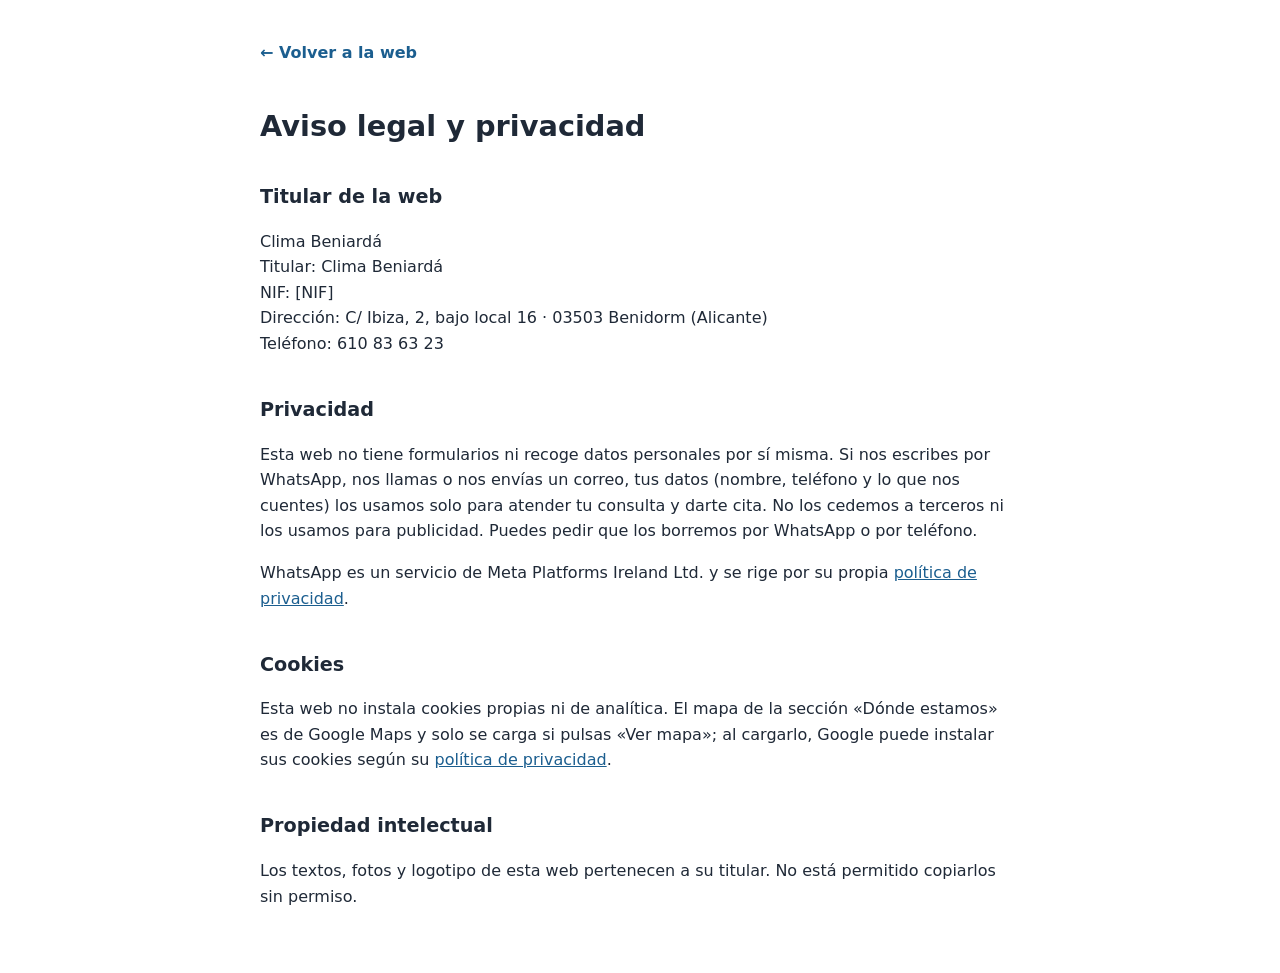
<file: clima-beniarda/aviso-legal.html>
<!DOCTYPE html>
<html lang="es">
<head>
<meta charset="utf-8">
<meta name="viewport" content="width=device-width, initial-scale=1">
<title>Aviso legal y privacidad · Clima Beniardá</title> <!-- [CAMBIAR] -->
<meta name="robots" content="noindex">
<link rel="icon" href="img/favicon.svg" type="image/svg+xml">
<style>
body{margin:0;font:16px/1.6 system-ui,-apple-system,"Segoe UI",Roboto,Helvetica,Arial,sans-serif;color:#1f2937;background:#fff}
main{width:min(760px,100% - 2rem);margin:40px auto 64px}
h1{font-size:1.8rem;line-height:1.2}h2{font-size:1.2rem;margin-top:2em}
a{color:#1b5e8f}
.volver{display:inline-block;margin-bottom:24px;text-decoration:none;font-weight:600}
</style>
</head>
<body>
<main>
<a class="volver" href="index.html">← Volver a la web</a>
<h1>Aviso legal y privacidad</h1>

<h2>Titular de la web</h2>
<!-- [CAMBIAR] Datos obligatorios (LSSI, art. 10). Si es sociedad: razón social, CIF y datos del Registro Mercantil. -->
<p>
Clima Beniardá<br>
Titular: Clima Beniardá<br>
NIF: [NIF]<br>
Dirección: C/ Ibiza, 2, bajo local 16 · 03503 Benidorm (Alicante)<br>
Teléfono: 610 83 63 23<br>
</p>

<h2>Privacidad</h2>
<p>Esta web no tiene formularios ni recoge datos personales por sí misma. Si nos escribes por WhatsApp, nos llamas o nos envías un correo, tus datos (nombre, teléfono y lo que nos cuentes) los usamos solo para atender tu consulta y darte cita. No los cedemos a terceros ni los usamos para publicidad. Puedes pedir que los borremos por WhatsApp o por teléfono.</p>
<p>WhatsApp es un servicio de Meta Platforms Ireland Ltd. y se rige por su propia <a href="https://www.whatsapp.com/legal/privacy-policy-eea" target="_blank" rel="noopener">política de privacidad</a>.</p>

<h2>Cookies</h2>
<p>Esta web no instala cookies propias ni de analítica. El mapa de la sección «Dónde estamos» es de Google Maps y solo se carga si pulsas «Ver mapa»; al cargarlo, Google puede instalar sus cookies según su <a href="https://policies.google.com/privacy?hl=es" target="_blank" rel="noopener">política de privacidad</a>.</p>

<h2>Propiedad intelectual</h2>
<p>Los textos, fotos y logotipo de esta web pertenecen a su titular. No está permitido copiarlos sin permiso.</p>
</main>
</body>
</html>
</file>
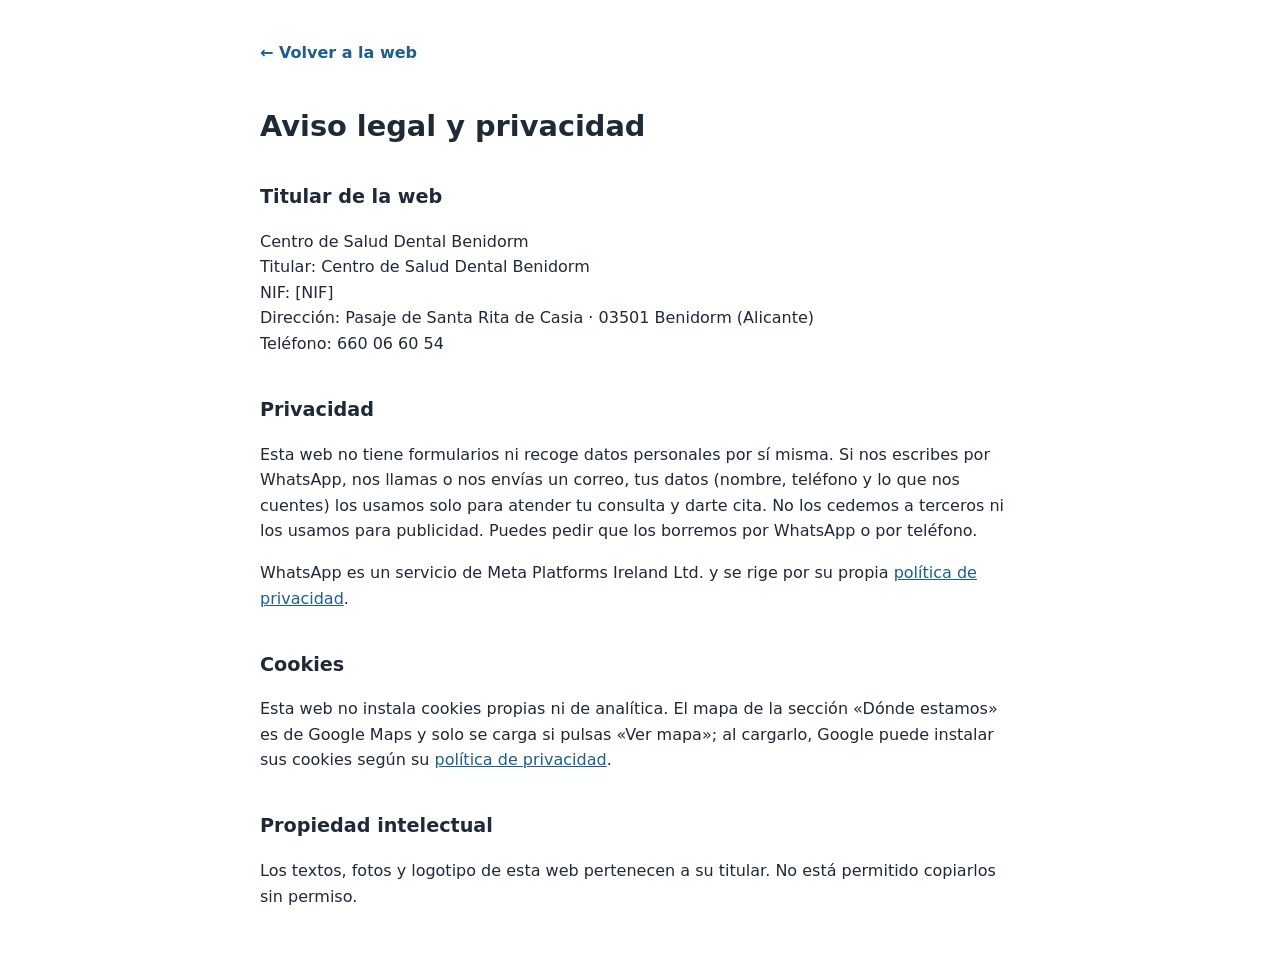
<file: dental-benidorm/aviso-legal.html>
<!DOCTYPE html>
<html lang="es">
<head>
<meta charset="utf-8">
<meta name="viewport" content="width=device-width, initial-scale=1">
<title>Aviso legal y privacidad · Centro de Salud Dental Benidorm</title> <!-- [CAMBIAR] -->
<meta name="robots" content="noindex">
<link rel="icon" href="img/favicon.svg" type="image/svg+xml">
<style>
body{margin:0;font:16px/1.6 system-ui,-apple-system,"Segoe UI",Roboto,Helvetica,Arial,sans-serif;color:#1f2937;background:#fff}
main{width:min(760px,100% - 2rem);margin:40px auto 64px}
h1{font-size:1.8rem;line-height:1.2}h2{font-size:1.2rem;margin-top:2em}
a{color:#1b5e8f}
.volver{display:inline-block;margin-bottom:24px;text-decoration:none;font-weight:600}
</style>
</head>
<body>
<main>
<a class="volver" href="index.html">← Volver a la web</a>
<h1>Aviso legal y privacidad</h1>

<h2>Titular de la web</h2>
<!-- [CAMBIAR] Datos obligatorios (LSSI, art. 10). Si es sociedad: razón social, CIF y datos del Registro Mercantil. -->
<p>
Centro de Salud Dental Benidorm<br>
Titular: Centro de Salud Dental Benidorm<br>
NIF: [NIF]<br>
Dirección: Pasaje de Santa Rita de Casia · 03501 Benidorm (Alicante)<br>
Teléfono: 660 06 60 54<br>
</p>

<h2>Privacidad</h2>
<p>Esta web no tiene formularios ni recoge datos personales por sí misma. Si nos escribes por WhatsApp, nos llamas o nos envías un correo, tus datos (nombre, teléfono y lo que nos cuentes) los usamos solo para atender tu consulta y darte cita. No los cedemos a terceros ni los usamos para publicidad. Puedes pedir que los borremos por WhatsApp o por teléfono.</p>
<p>WhatsApp es un servicio de Meta Platforms Ireland Ltd. y se rige por su propia <a href="https://www.whatsapp.com/legal/privacy-policy-eea" target="_blank" rel="noopener">política de privacidad</a>.</p>

<h2>Cookies</h2>
<p>Esta web no instala cookies propias ni de analítica. El mapa de la sección «Dónde estamos» es de Google Maps y solo se carga si pulsas «Ver mapa»; al cargarlo, Google puede instalar sus cookies según su <a href="https://policies.google.com/privacy?hl=es" target="_blank" rel="noopener">política de privacidad</a>.</p>

<h2>Propiedad intelectual</h2>
<p>Los textos, fotos y logotipo de esta web pertenecen a su titular. No está permitido copiarlos sin permiso.</p>
</main>
</body>
</html>
</file>
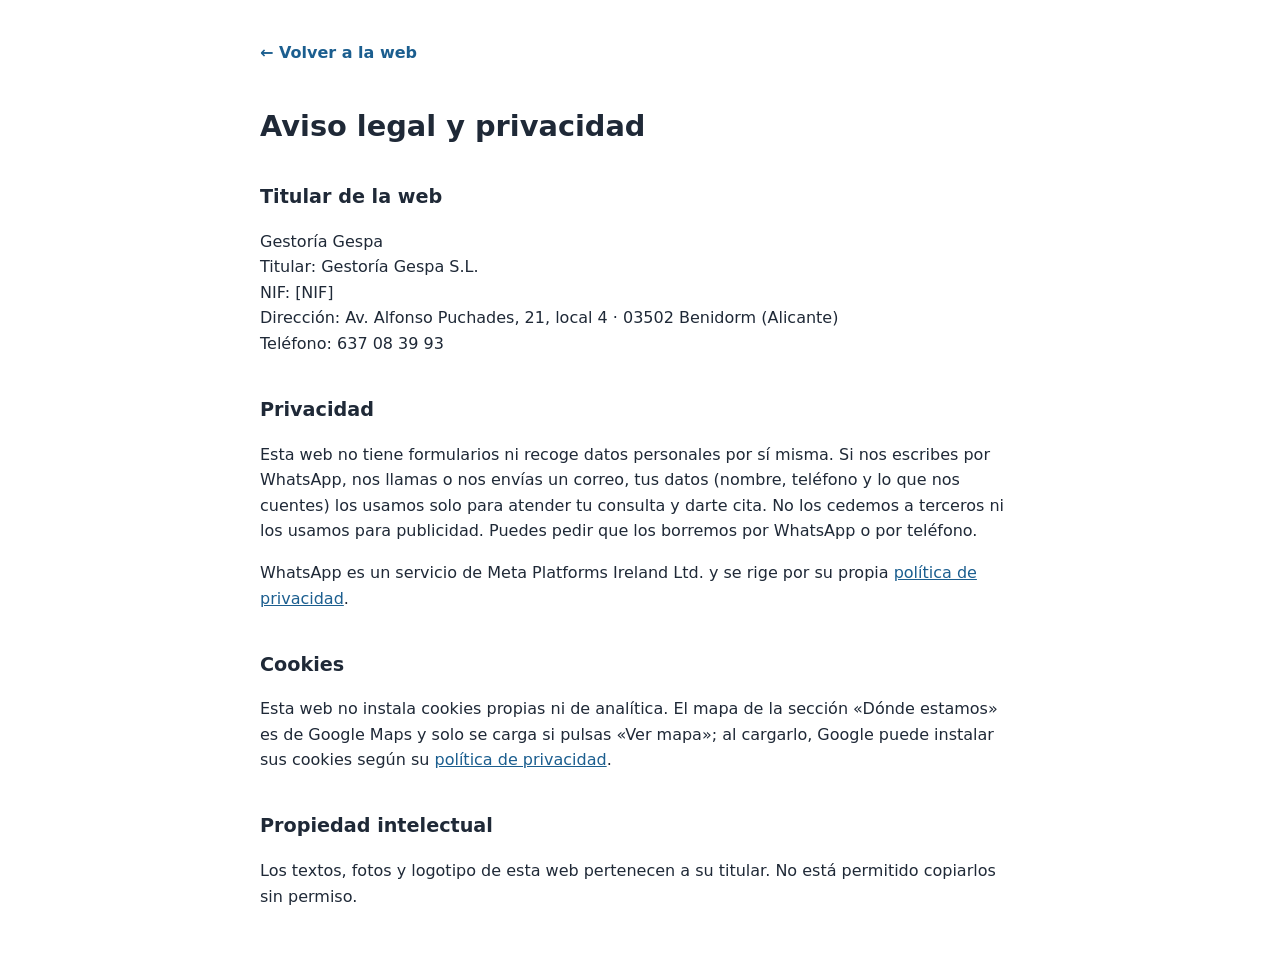
<file: gespa/aviso-legal.html>
<!DOCTYPE html>
<html lang="es">
<head>
<meta charset="utf-8">
<meta name="viewport" content="width=device-width, initial-scale=1">
<title>Aviso legal y privacidad · Gestoría Gespa</title> <!-- [CAMBIAR] -->
<meta name="robots" content="noindex">
<link rel="icon" href="img/favicon.svg" type="image/svg+xml">
<style>
body{margin:0;font:16px/1.6 system-ui,-apple-system,"Segoe UI",Roboto,Helvetica,Arial,sans-serif;color:#1f2937;background:#fff}
main{width:min(760px,100% - 2rem);margin:40px auto 64px}
h1{font-size:1.8rem;line-height:1.2}h2{font-size:1.2rem;margin-top:2em}
a{color:#1b5e8f}
.volver{display:inline-block;margin-bottom:24px;text-decoration:none;font-weight:600}
</style>
</head>
<body>
<main>
<a class="volver" href="index.html">← Volver a la web</a>
<h1>Aviso legal y privacidad</h1>

<h2>Titular de la web</h2>
<!-- [CAMBIAR] Datos obligatorios (LSSI, art. 10). Si es sociedad: razón social, CIF y datos del Registro Mercantil. -->
<p>
Gestoría Gespa<br>
Titular: Gestoría Gespa S.L.<br>
NIF: [NIF]<br>
Dirección: Av. Alfonso Puchades, 21, local 4 · 03502 Benidorm (Alicante)<br>
Teléfono: 637 08 39 93<br>
</p>

<h2>Privacidad</h2>
<p>Esta web no tiene formularios ni recoge datos personales por sí misma. Si nos escribes por WhatsApp, nos llamas o nos envías un correo, tus datos (nombre, teléfono y lo que nos cuentes) los usamos solo para atender tu consulta y darte cita. No los cedemos a terceros ni los usamos para publicidad. Puedes pedir que los borremos por WhatsApp o por teléfono.</p>
<p>WhatsApp es un servicio de Meta Platforms Ireland Ltd. y se rige por su propia <a href="https://www.whatsapp.com/legal/privacy-policy-eea" target="_blank" rel="noopener">política de privacidad</a>.</p>

<h2>Cookies</h2>
<p>Esta web no instala cookies propias ni de analítica. El mapa de la sección «Dónde estamos» es de Google Maps y solo se carga si pulsas «Ver mapa»; al cargarlo, Google puede instalar sus cookies según su <a href="https://policies.google.com/privacy?hl=es" target="_blank" rel="noopener">política de privacidad</a>.</p>

<h2>Propiedad intelectual</h2>
<p>Los textos, fotos y logotipo de esta web pertenecen a su titular. No está permitido copiarlos sin permiso.</p>
</main>
</body>
</html>
</file>
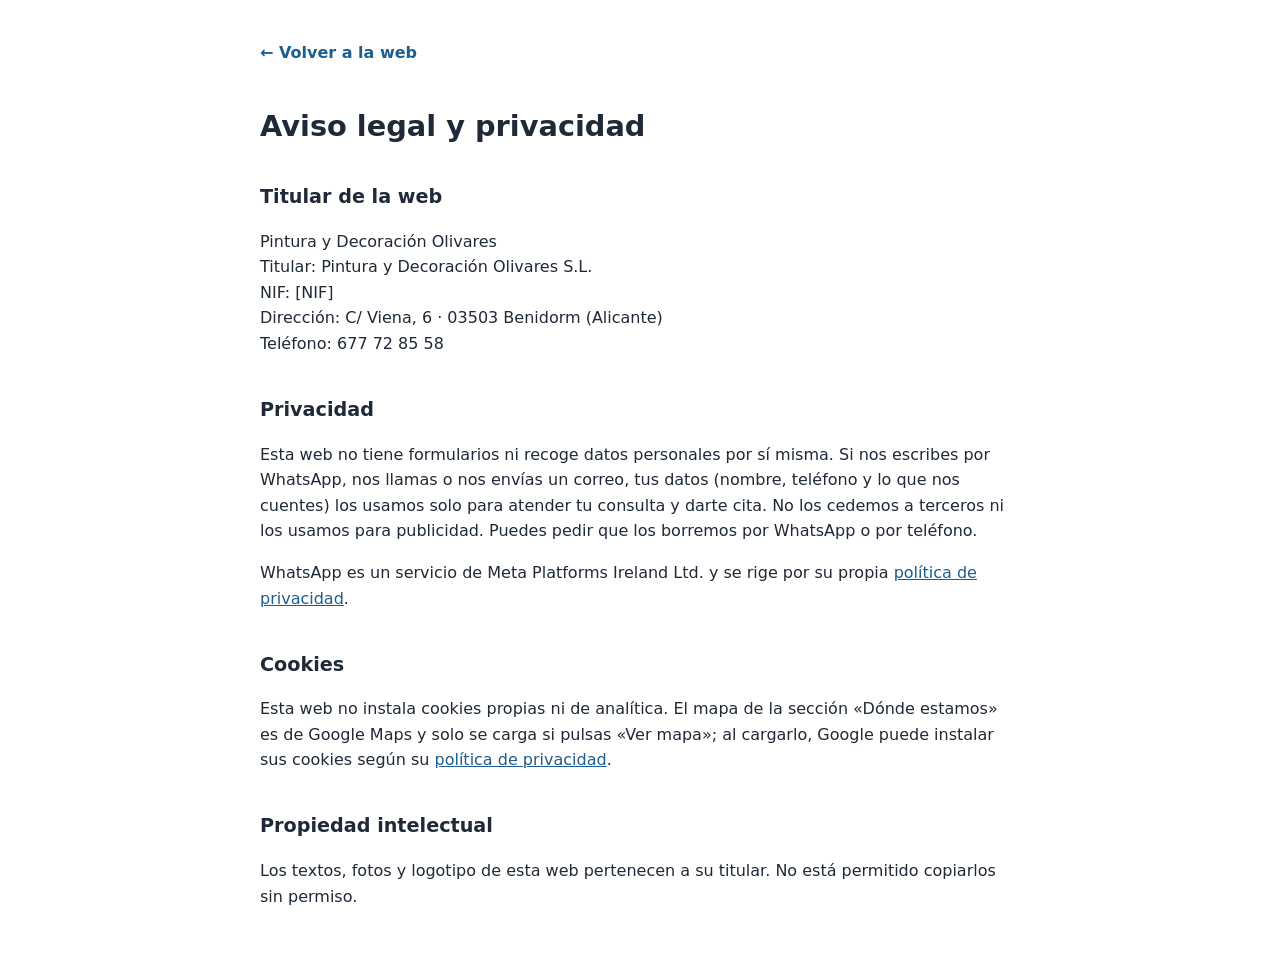
<file: olivares/aviso-legal.html>
<!DOCTYPE html>
<html lang="es">
<head>
<meta charset="utf-8">
<meta name="viewport" content="width=device-width, initial-scale=1">
<title>Aviso legal y privacidad · Pintura y Decoración Olivares</title> <!-- [CAMBIAR] -->
<meta name="robots" content="noindex">
<link rel="icon" href="img/favicon.svg" type="image/svg+xml">
<style>
body{margin:0;font:16px/1.6 system-ui,-apple-system,"Segoe UI",Roboto,Helvetica,Arial,sans-serif;color:#1f2937;background:#fff}
main{width:min(760px,100% - 2rem);margin:40px auto 64px}
h1{font-size:1.8rem;line-height:1.2}h2{font-size:1.2rem;margin-top:2em}
a{color:#1b5e8f}
.volver{display:inline-block;margin-bottom:24px;text-decoration:none;font-weight:600}
</style>
</head>
<body>
<main>
<a class="volver" href="index.html">← Volver a la web</a>
<h1>Aviso legal y privacidad</h1>

<h2>Titular de la web</h2>
<!-- [CAMBIAR] Datos obligatorios (LSSI, art. 10). Si es sociedad: razón social, CIF y datos del Registro Mercantil. -->
<p>
Pintura y Decoración Olivares<br>
Titular: Pintura y Decoración Olivares S.L.<br>
NIF: [NIF]<br>
Dirección: C/ Viena, 6 · 03503 Benidorm (Alicante)<br>
Teléfono: 677 72 85 58<br>
</p>

<h2>Privacidad</h2>
<p>Esta web no tiene formularios ni recoge datos personales por sí misma. Si nos escribes por WhatsApp, nos llamas o nos envías un correo, tus datos (nombre, teléfono y lo que nos cuentes) los usamos solo para atender tu consulta y darte cita. No los cedemos a terceros ni los usamos para publicidad. Puedes pedir que los borremos por WhatsApp o por teléfono.</p>
<p>WhatsApp es un servicio de Meta Platforms Ireland Ltd. y se rige por su propia <a href="https://www.whatsapp.com/legal/privacy-policy-eea" target="_blank" rel="noopener">política de privacidad</a>.</p>

<h2>Cookies</h2>
<p>Esta web no instala cookies propias ni de analítica. El mapa de la sección «Dónde estamos» es de Google Maps y solo se carga si pulsas «Ver mapa»; al cargarlo, Google puede instalar sus cookies según su <a href="https://policies.google.com/privacy?hl=es" target="_blank" rel="noopener">política de privacidad</a>.</p>

<h2>Propiedad intelectual</h2>
<p>Los textos, fotos y logotipo de esta web pertenecen a su titular. No está permitido copiarlos sin permiso.</p>
</main>
</body>
</html>
</file>
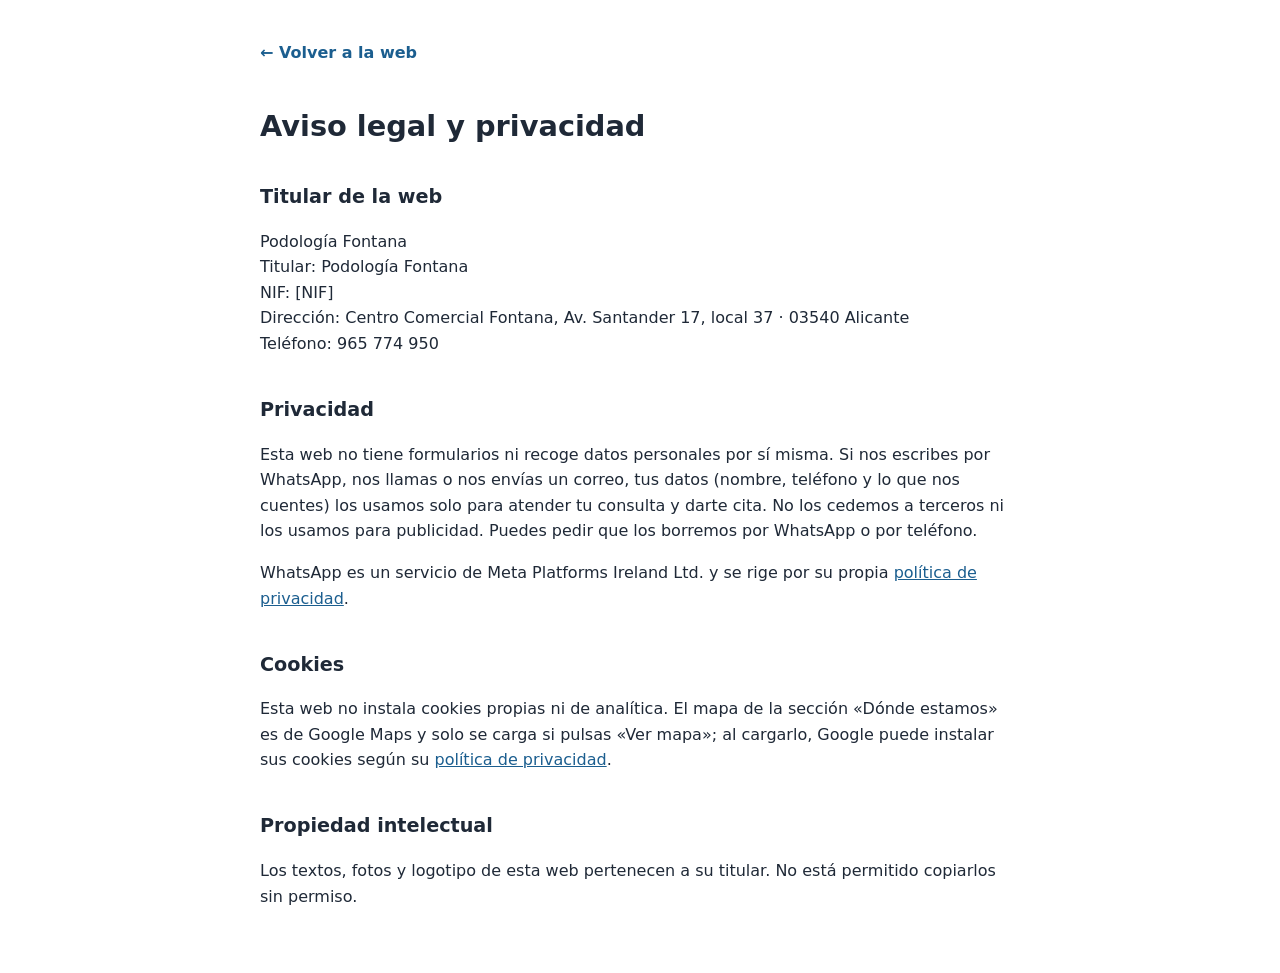
<file: podologia-fontana/aviso-legal.html>
<!DOCTYPE html>
<html lang="es">
<head>
<meta charset="utf-8">
<meta name="viewport" content="width=device-width, initial-scale=1">
<title>Aviso legal y privacidad · Podología Fontana</title> <!-- [CAMBIAR] -->
<meta name="robots" content="noindex">
<link rel="icon" href="img/favicon.svg" type="image/svg+xml">
<style>
body{margin:0;font:16px/1.6 system-ui,-apple-system,"Segoe UI",Roboto,Helvetica,Arial,sans-serif;color:#1f2937;background:#fff}
main{width:min(760px,100% - 2rem);margin:40px auto 64px}
h1{font-size:1.8rem;line-height:1.2}h2{font-size:1.2rem;margin-top:2em}
a{color:#1b5e8f}
.volver{display:inline-block;margin-bottom:24px;text-decoration:none;font-weight:600}
</style>
</head>
<body>
<main>
<a class="volver" href="index.html">← Volver a la web</a>
<h1>Aviso legal y privacidad</h1>

<h2>Titular de la web</h2>
<!-- [CAMBIAR] Datos obligatorios (LSSI, art. 10). Si es sociedad: razón social, CIF y datos del Registro Mercantil. -->
<p>
Podología Fontana<br>
Titular: Podología Fontana<br>
NIF: [NIF]<br>
Dirección: Centro Comercial Fontana, Av. Santander 17, local 37 · 03540 Alicante<br>
Teléfono: 965 774 950<br>
</p>

<h2>Privacidad</h2>
<p>Esta web no tiene formularios ni recoge datos personales por sí misma. Si nos escribes por WhatsApp, nos llamas o nos envías un correo, tus datos (nombre, teléfono y lo que nos cuentes) los usamos solo para atender tu consulta y darte cita. No los cedemos a terceros ni los usamos para publicidad. Puedes pedir que los borremos por WhatsApp o por teléfono.</p>
<p>WhatsApp es un servicio de Meta Platforms Ireland Ltd. y se rige por su propia <a href="https://www.whatsapp.com/legal/privacy-policy-eea" target="_blank" rel="noopener">política de privacidad</a>.</p>

<h2>Cookies</h2>
<p>Esta web no instala cookies propias ni de analítica. El mapa de la sección «Dónde estamos» es de Google Maps y solo se carga si pulsas «Ver mapa»; al cargarlo, Google puede instalar sus cookies según su <a href="https://policies.google.com/privacy?hl=es" target="_blank" rel="noopener">política de privacidad</a>.</p>

<h2>Propiedad intelectual</h2>
<p>Los textos, fotos y logotipo de esta web pertenecen a su titular. No está permitido copiarlos sin permiso.</p>
</main>
</body>
</html>
</file>
<file: clima-beniarda/fonts/fonts.css>
@font-face{font-family:'Jakarta';font-style:normal;font-weight:200 800;font-display:swap;src:url('jakarta-800.woff2') format('woff2')}
</file>
<file: dental-benidorm/fonts/fonts.css>
@font-face{font-family:'Jakarta';font-style:normal;font-weight:200 800;font-display:swap;src:url('jakarta-800.woff2') format('woff2')}
</file>
<file: gespa/fonts/fonts.css>
@font-face{font-family:'Jakarta';font-style:normal;font-weight:200 800;font-display:swap;src:url('jakarta-800.woff2') format('woff2')}
</file>
<file: olivares/fonts/fonts.css>
@font-face{font-family:'Jakarta';font-style:normal;font-weight:200 800;font-display:swap;src:url('jakarta-800.woff2') format('woff2')}
</file>
<file: podologia-fontana/fonts/fonts.css>
@font-face{font-family:'Jakarta';font-style:normal;font-weight:200 800;font-display:swap;src:url('jakarta-800.woff2') format('woff2')}
</file>
